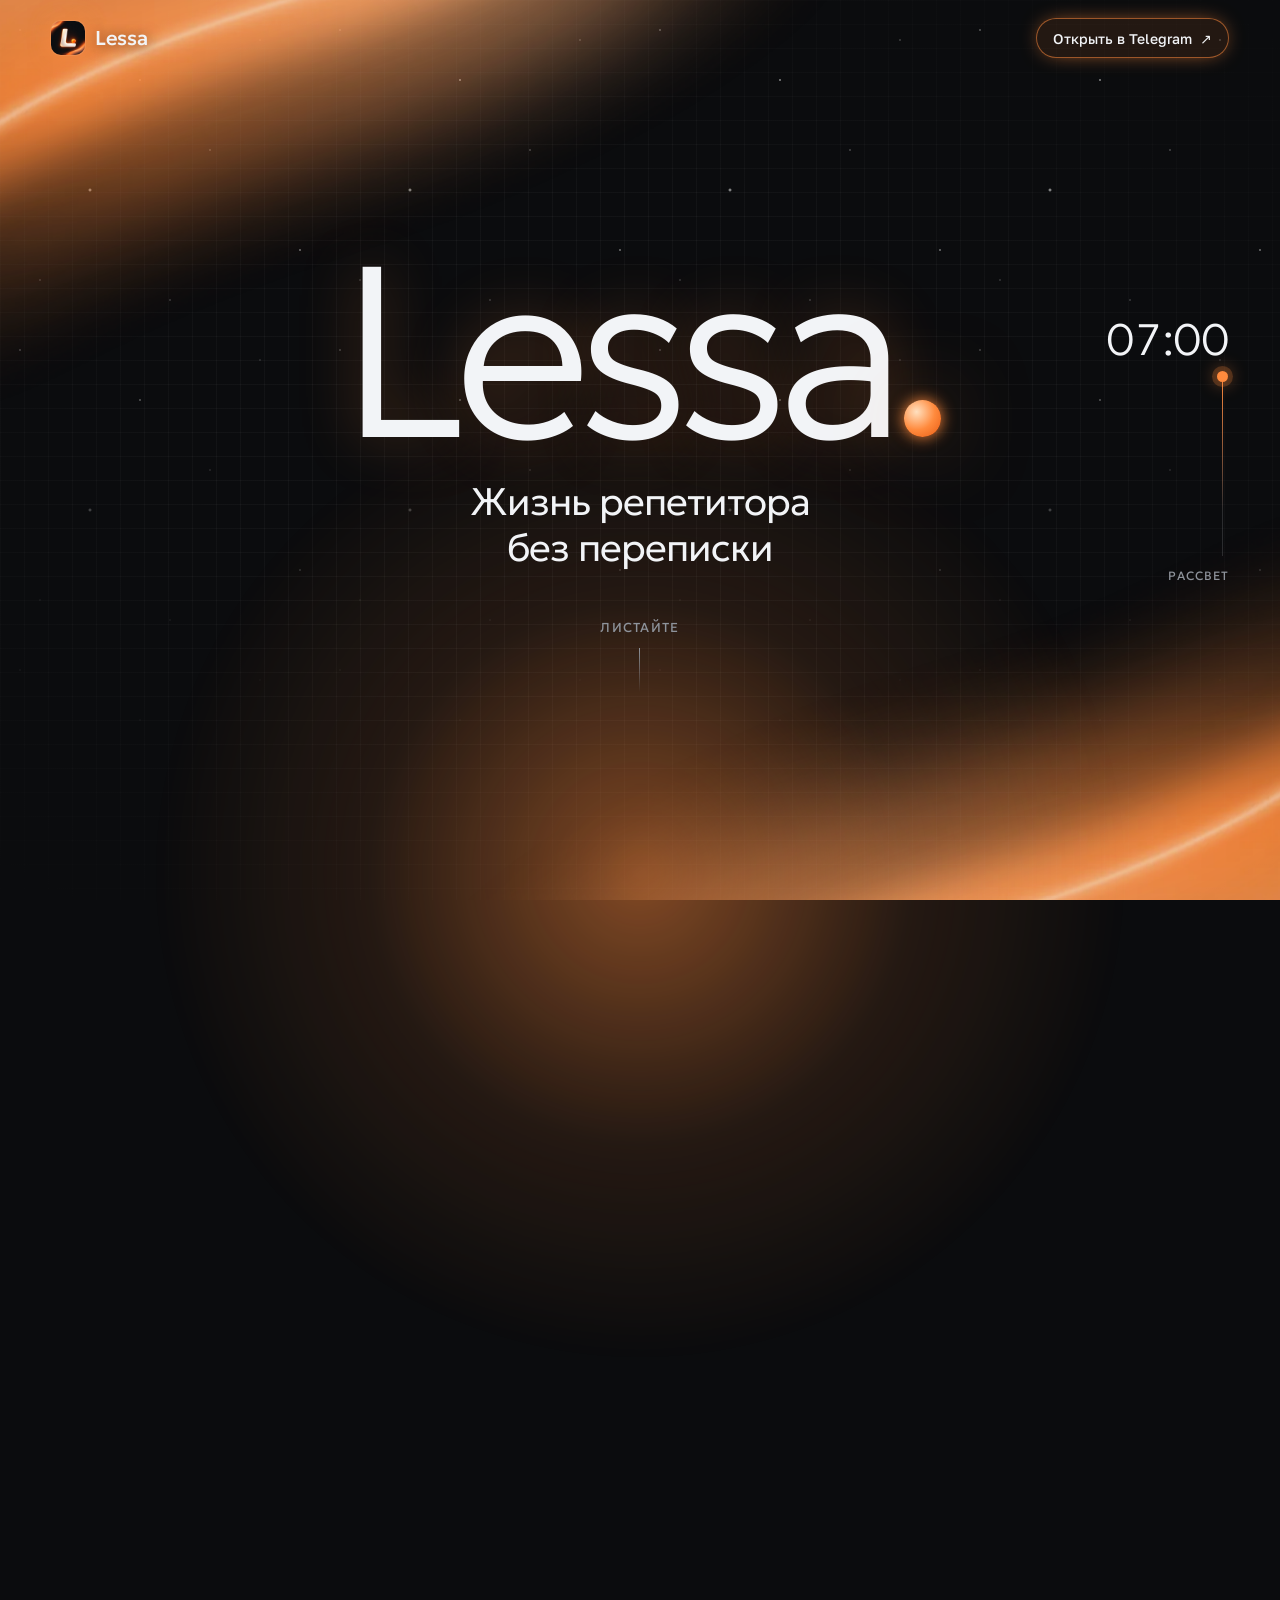
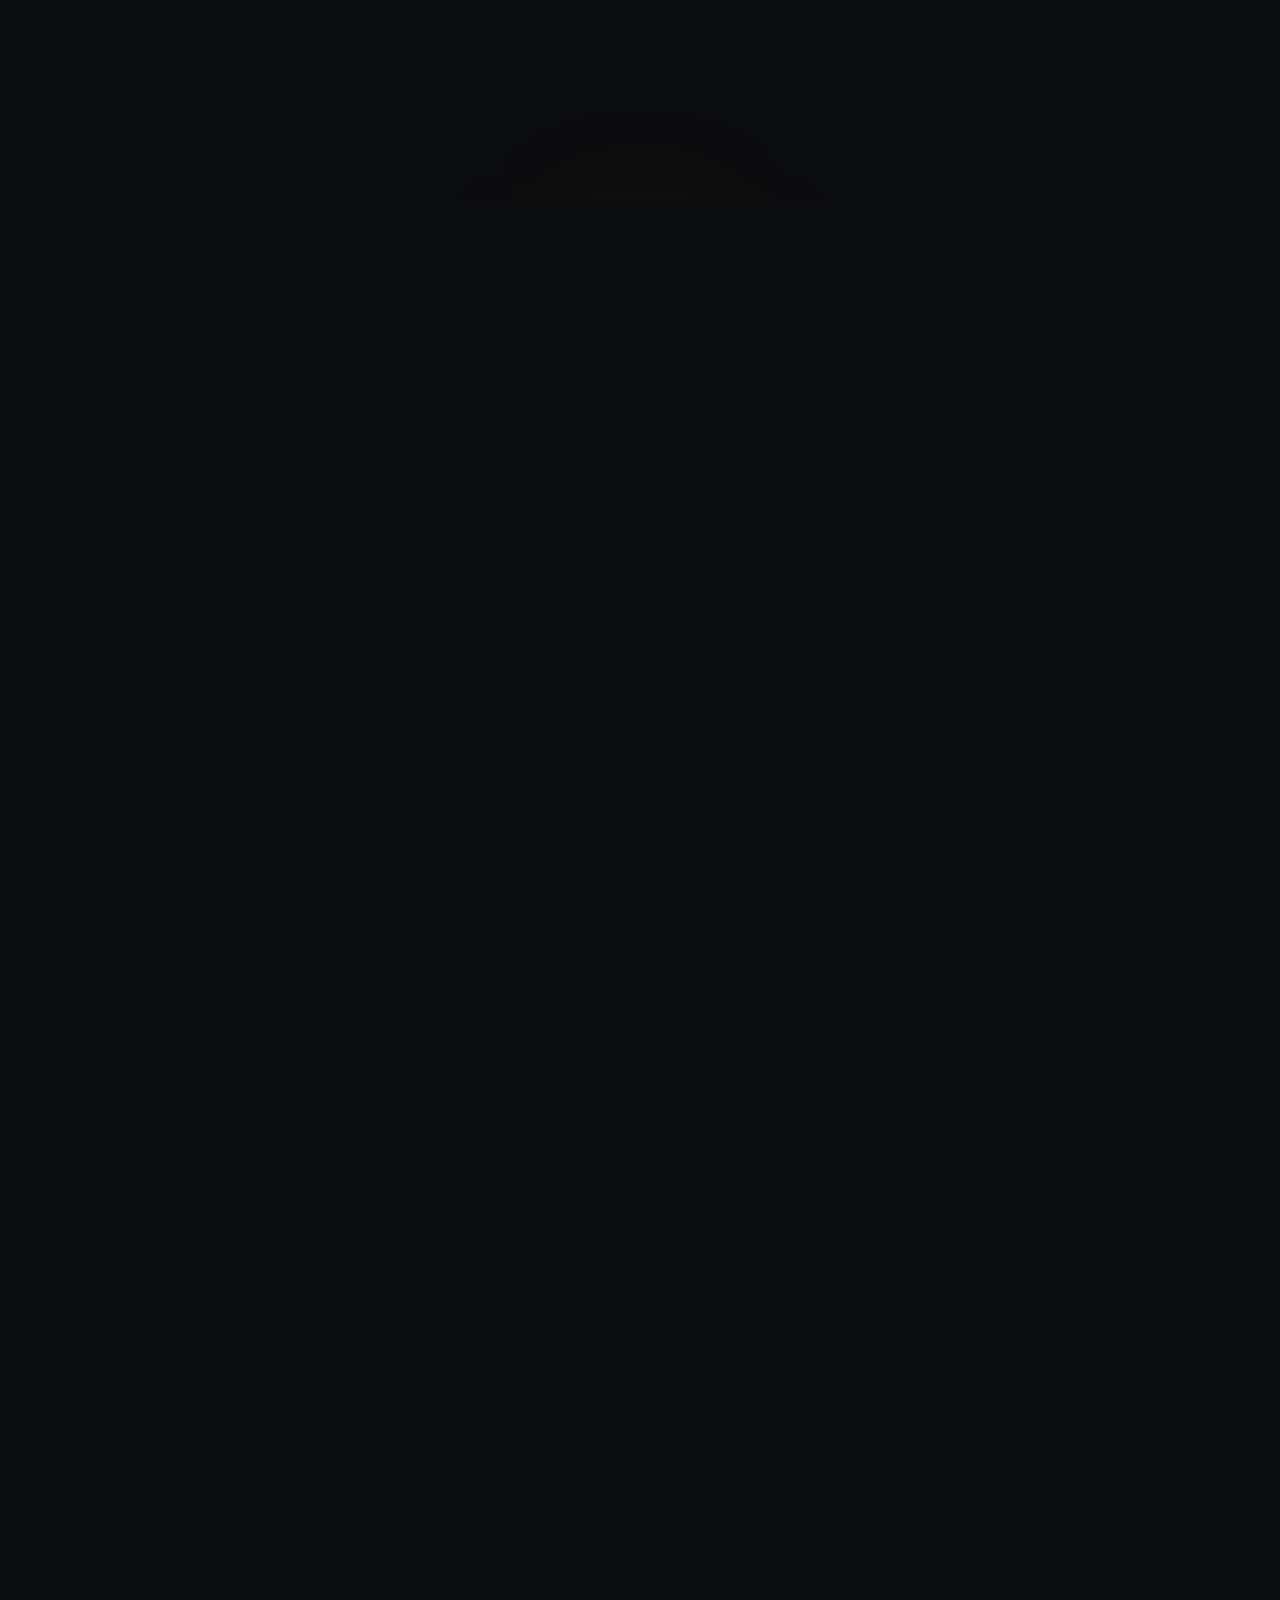
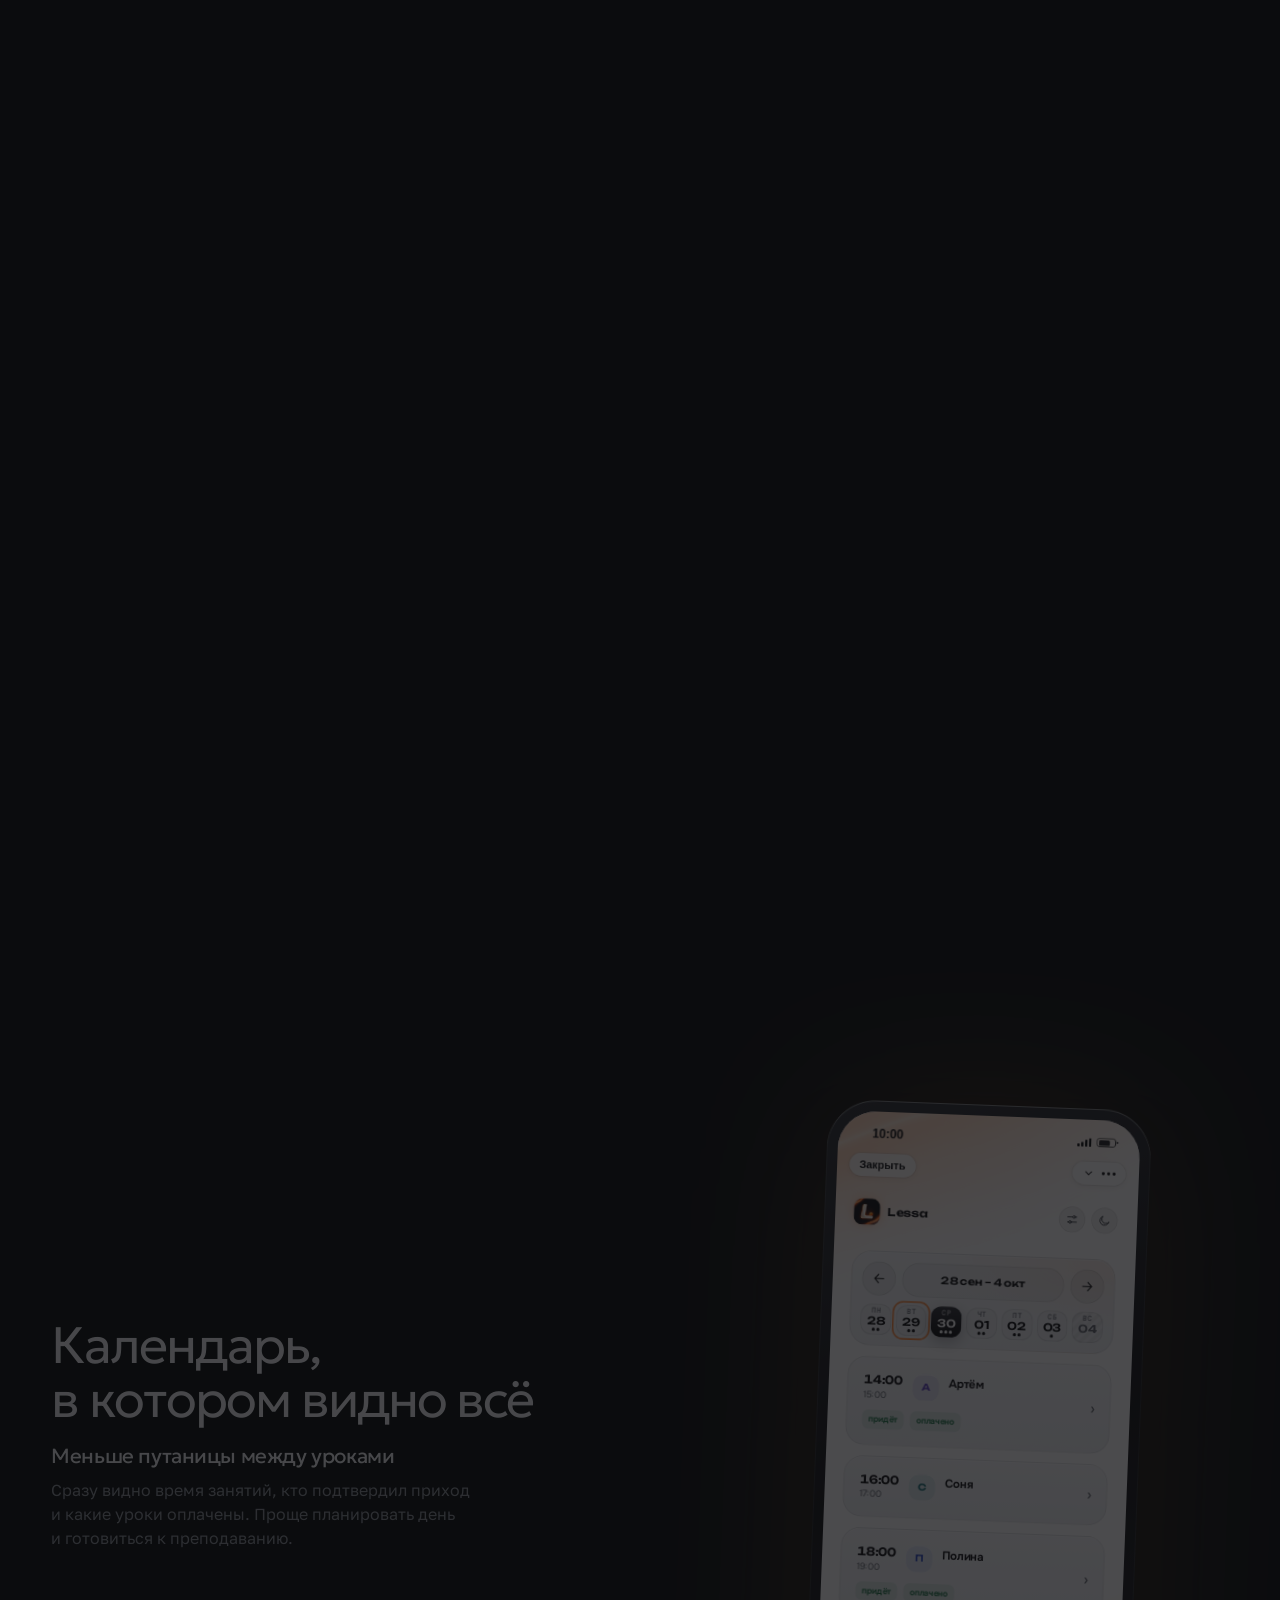
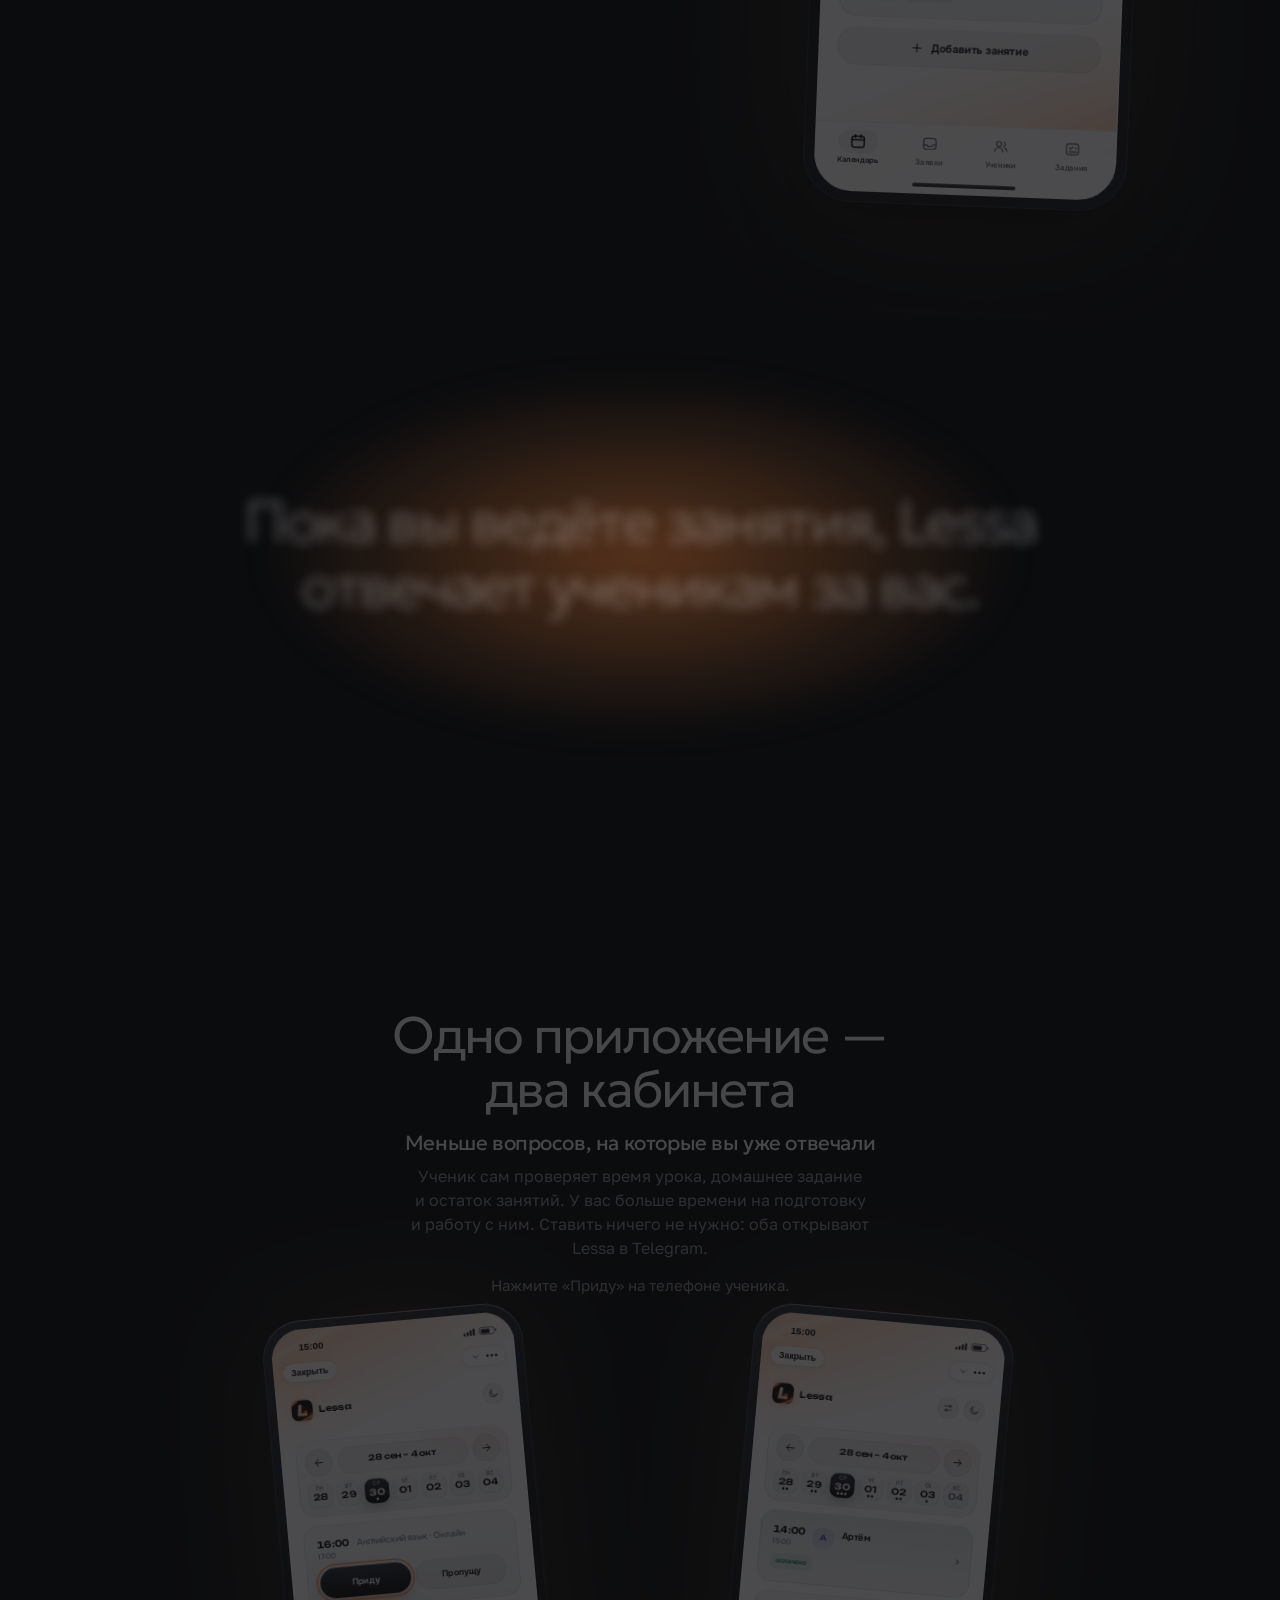
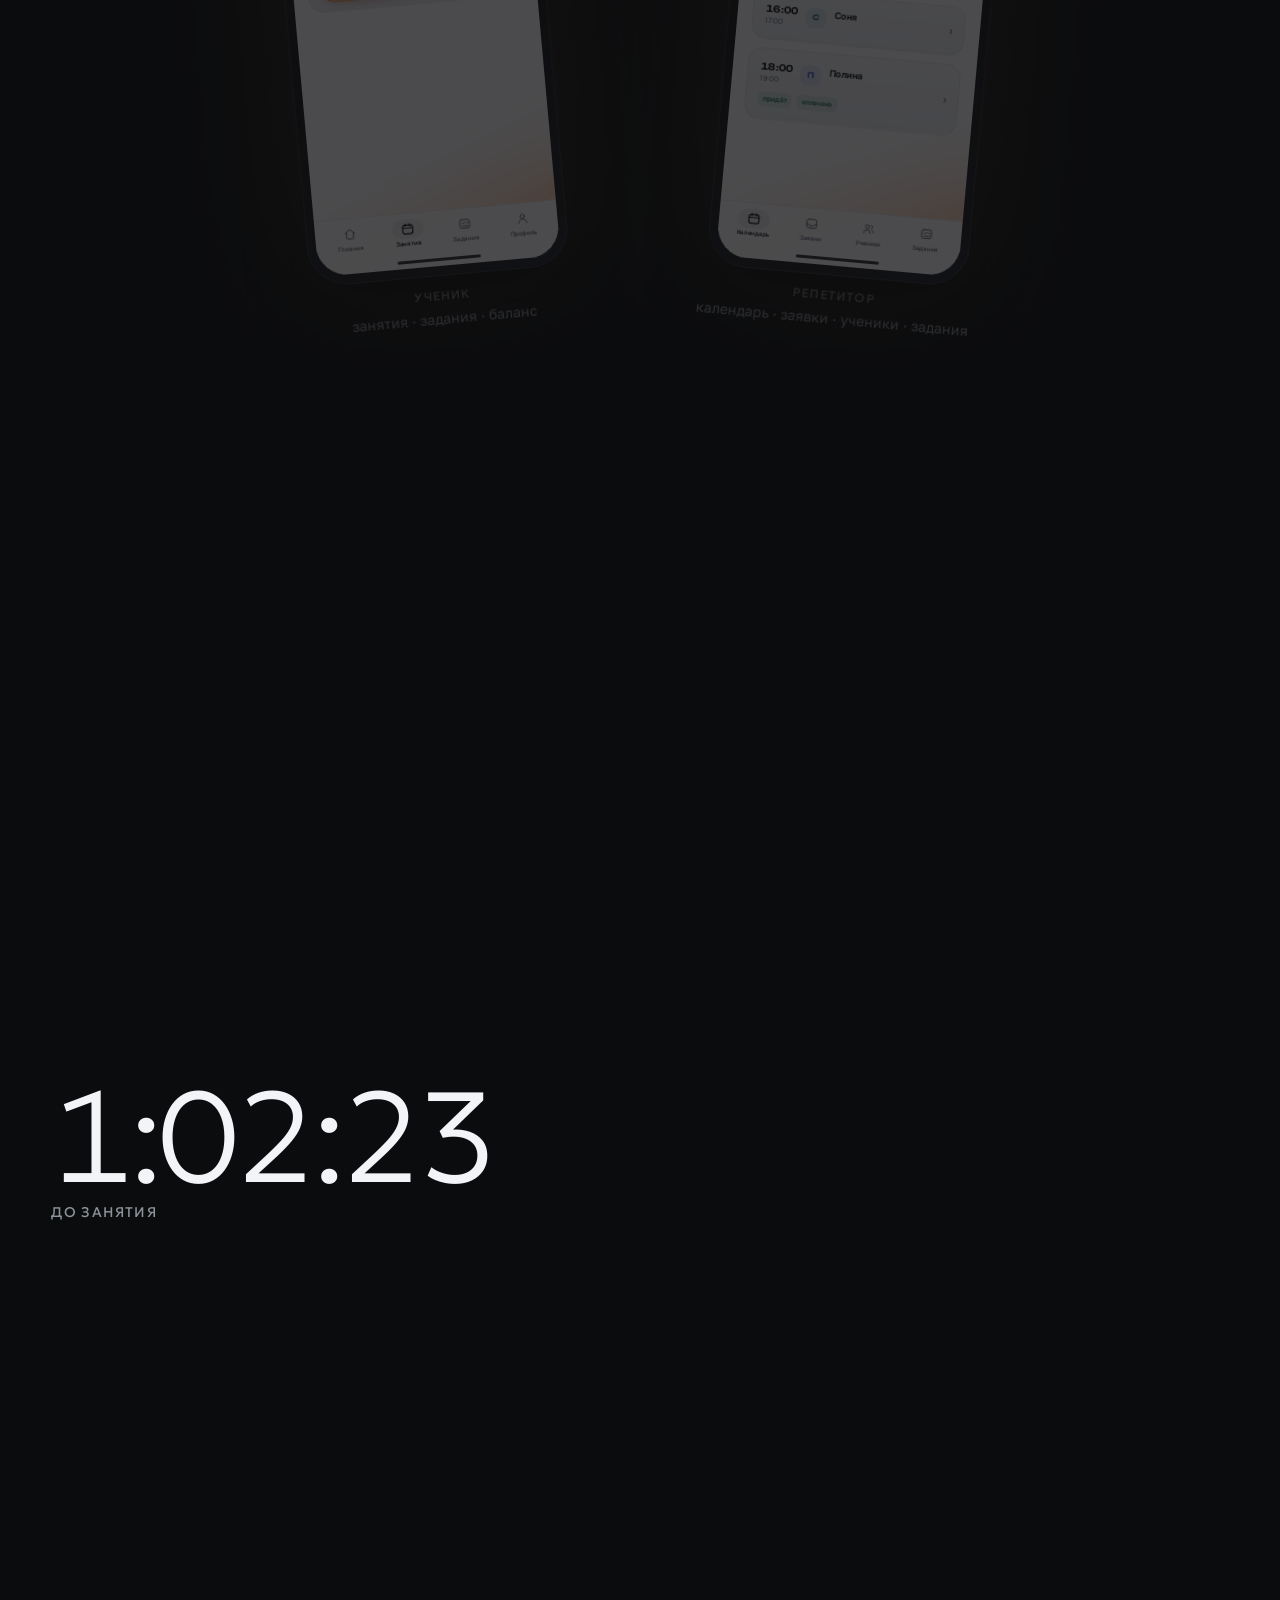
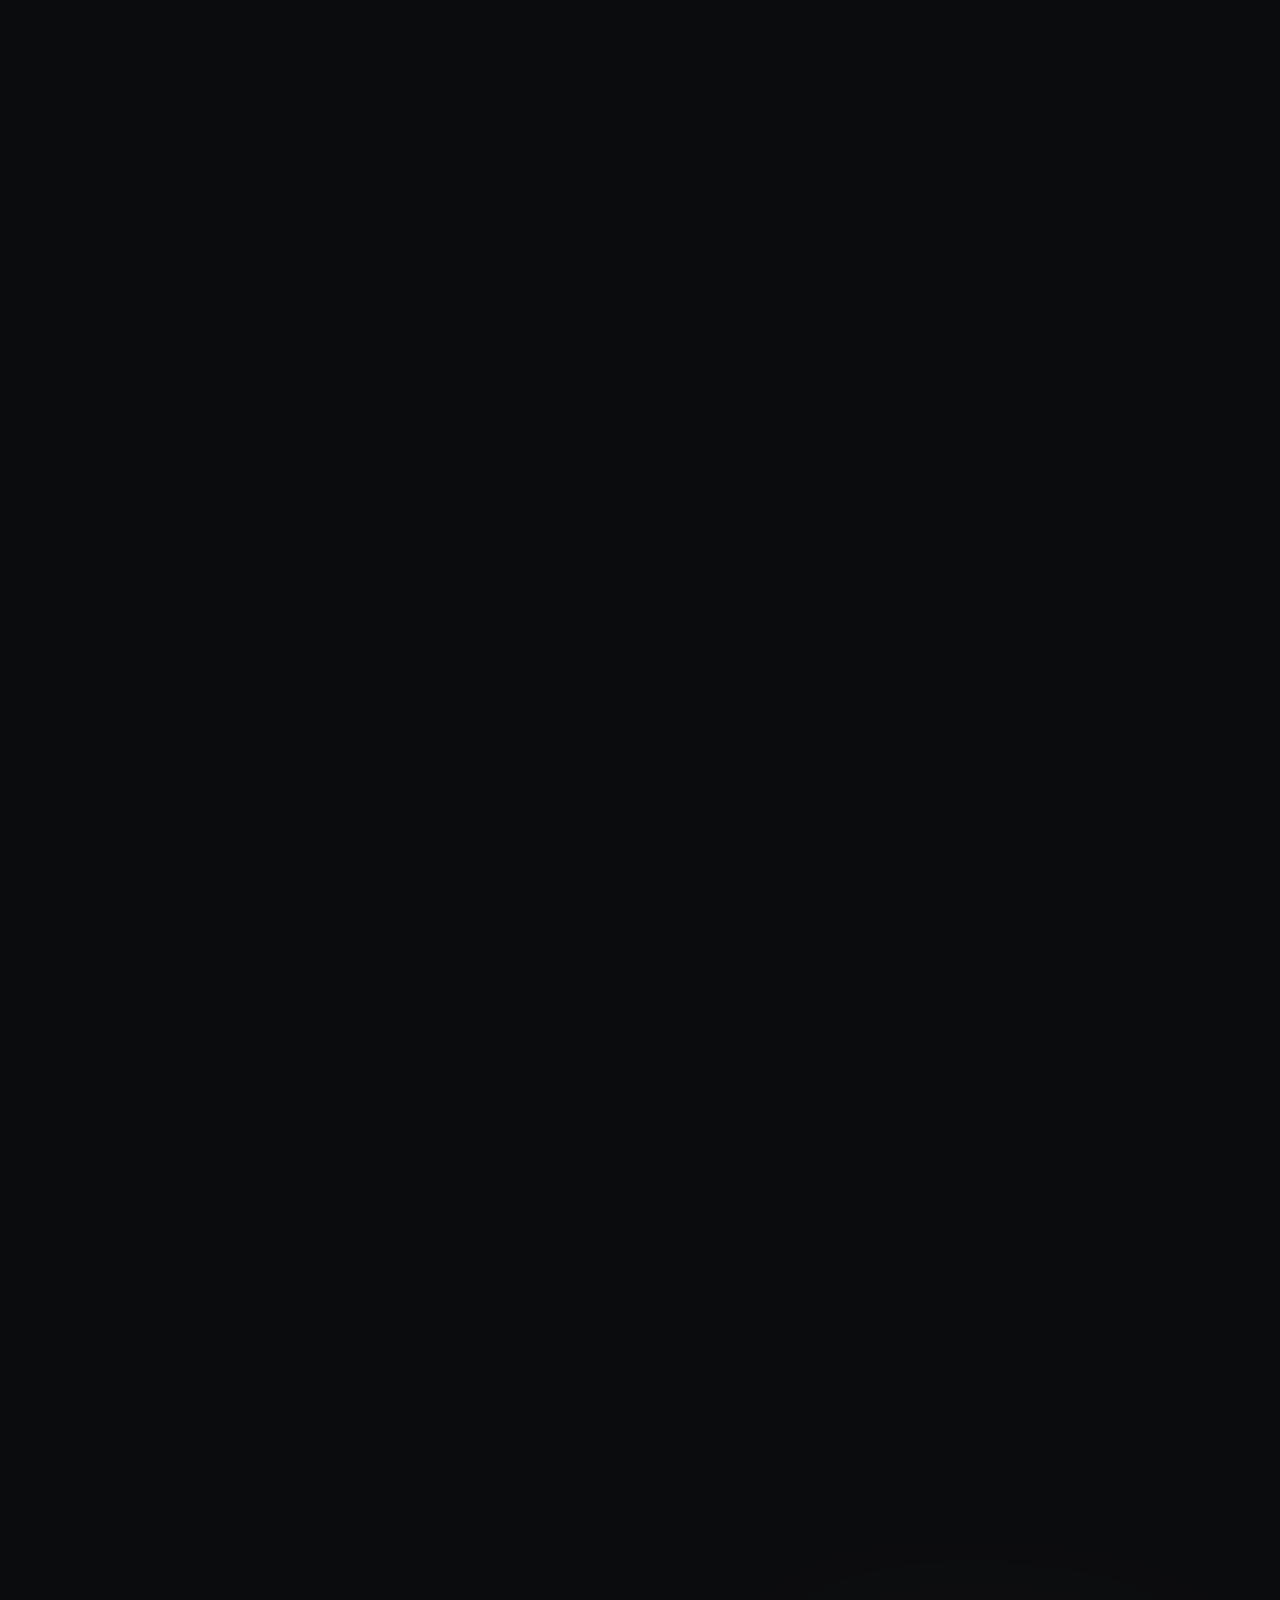
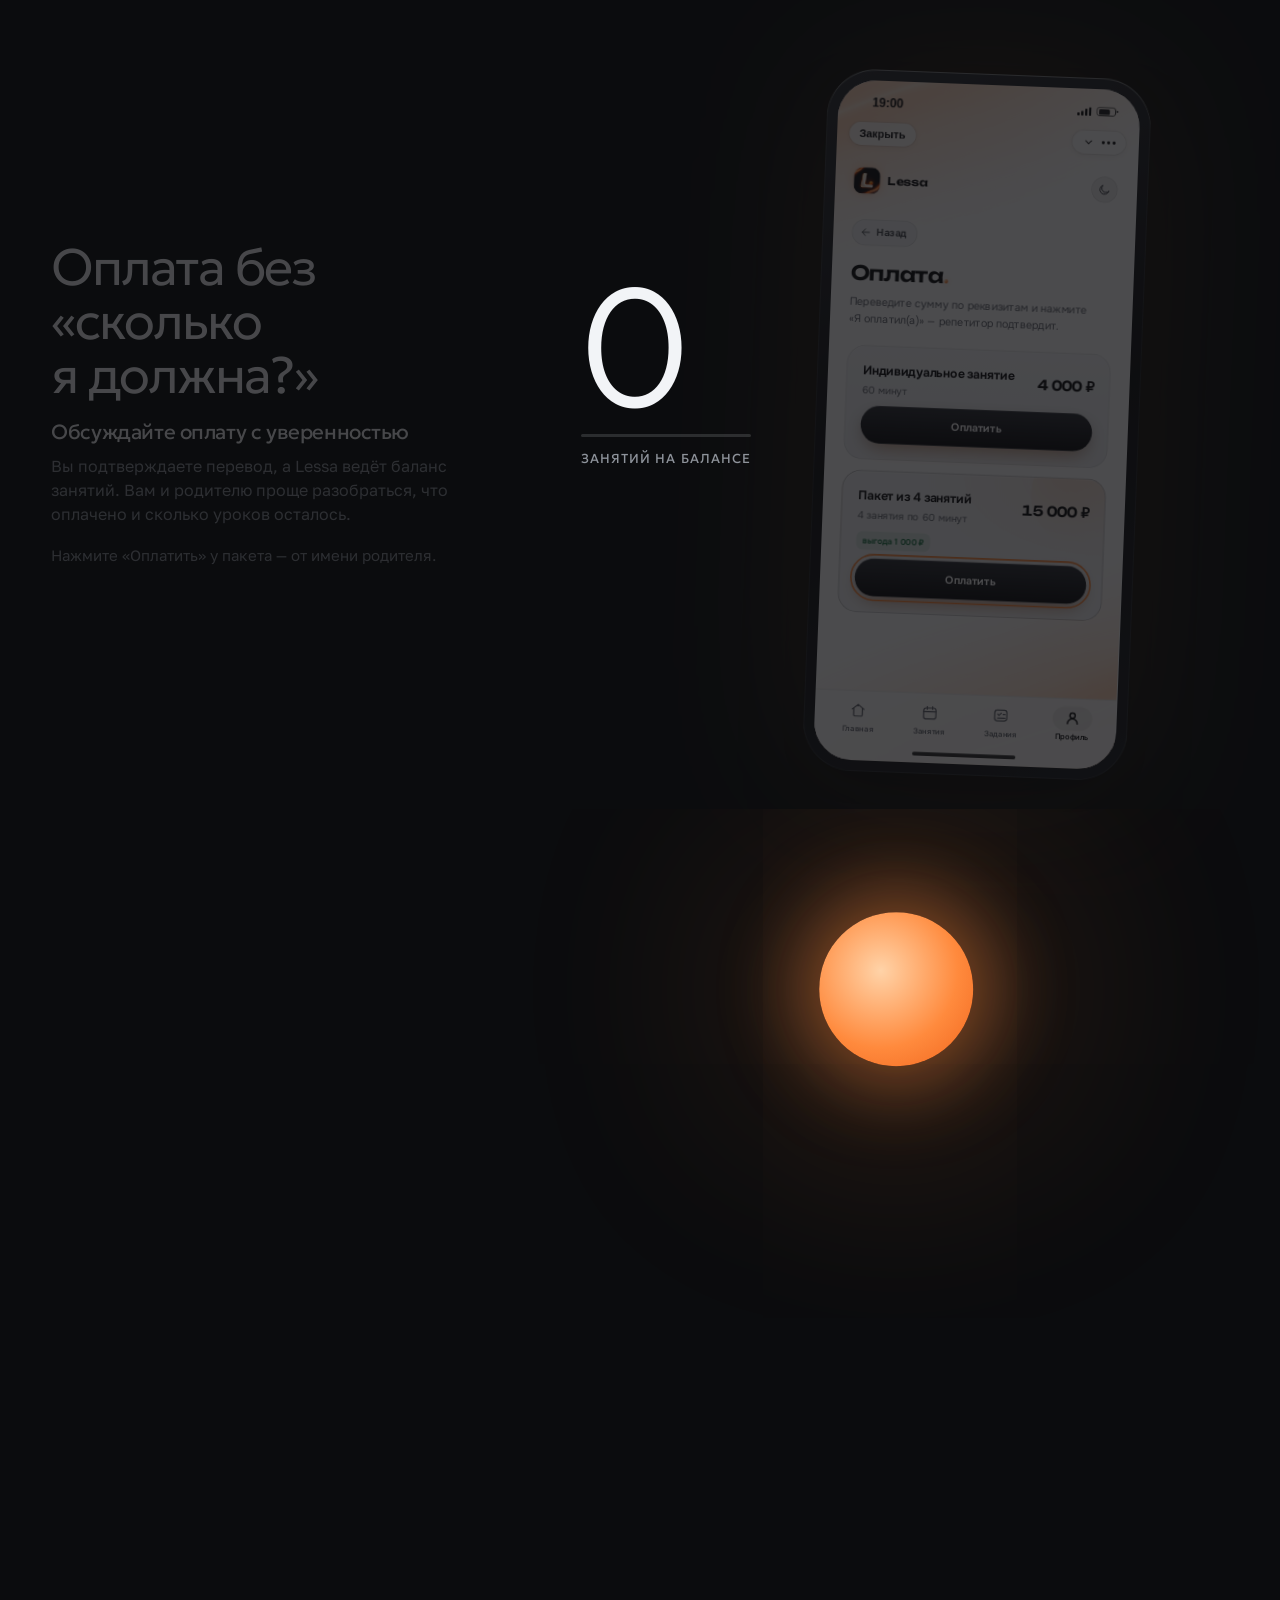
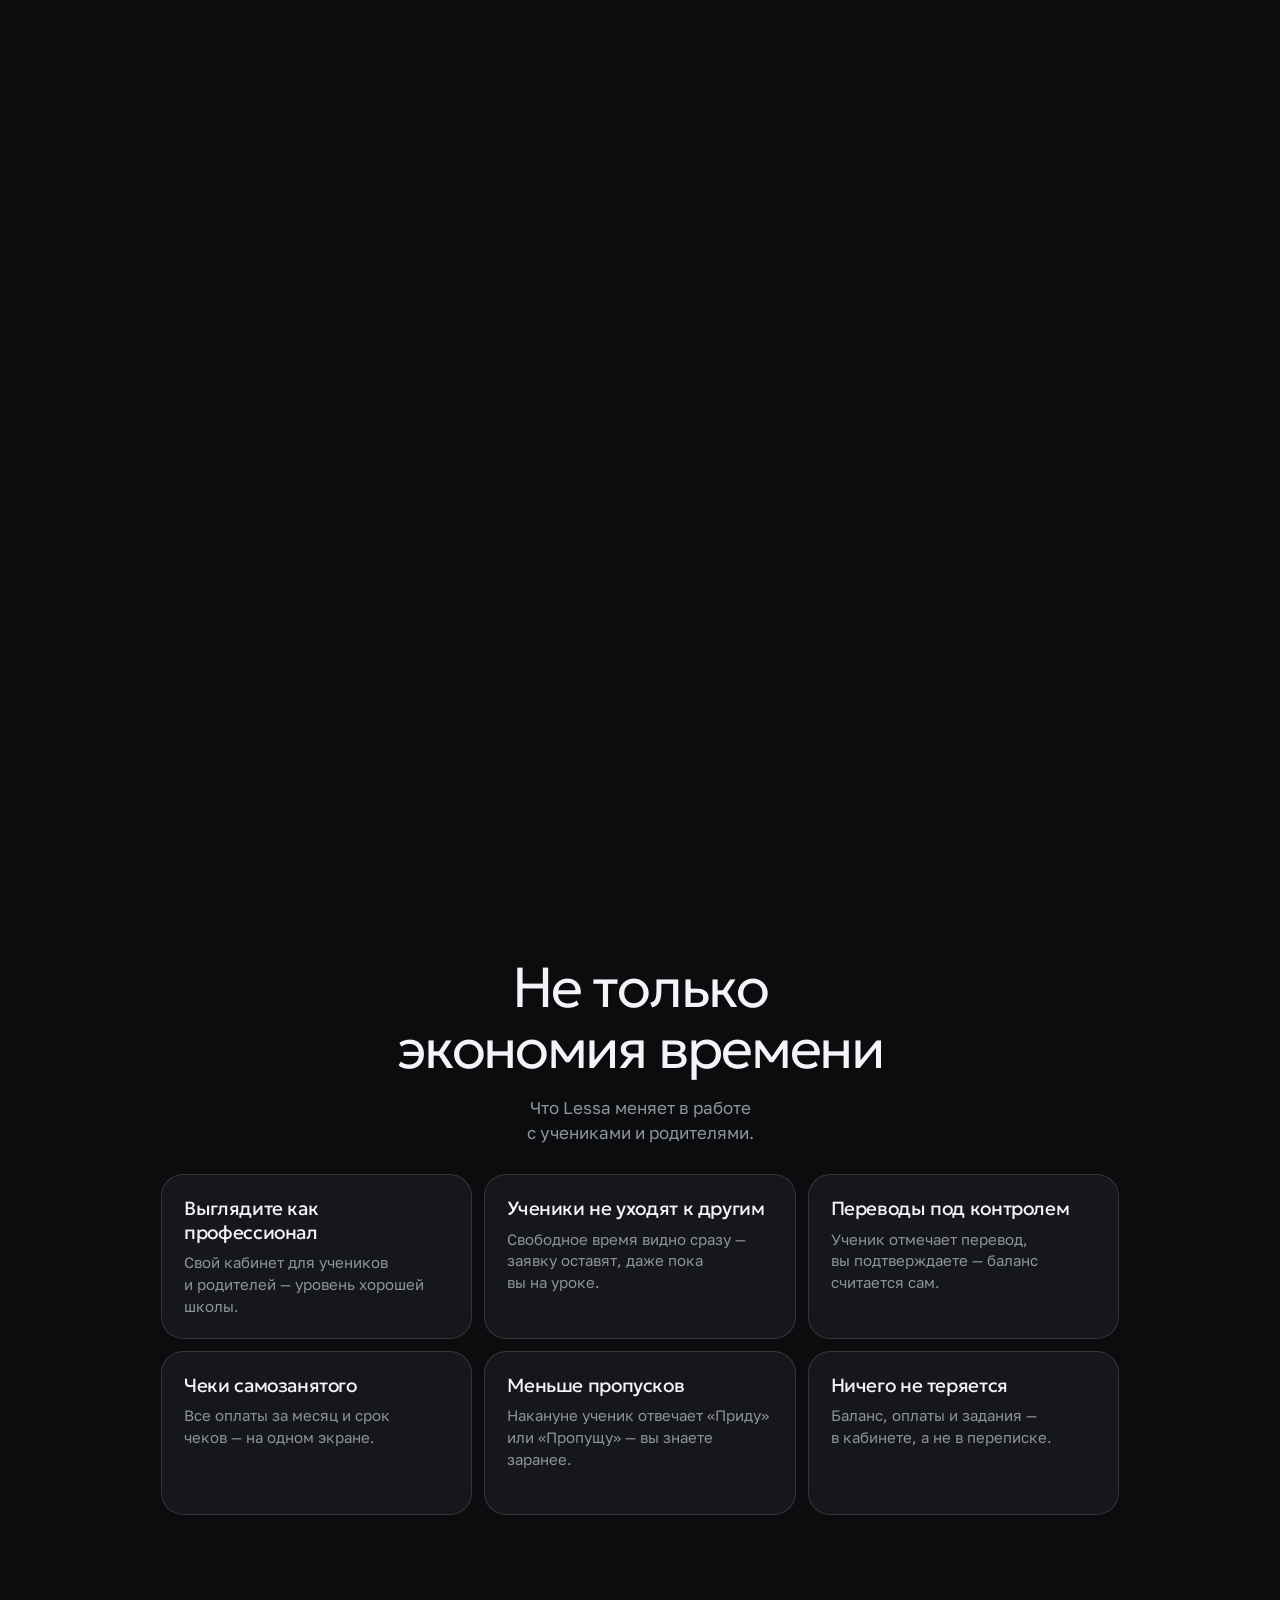
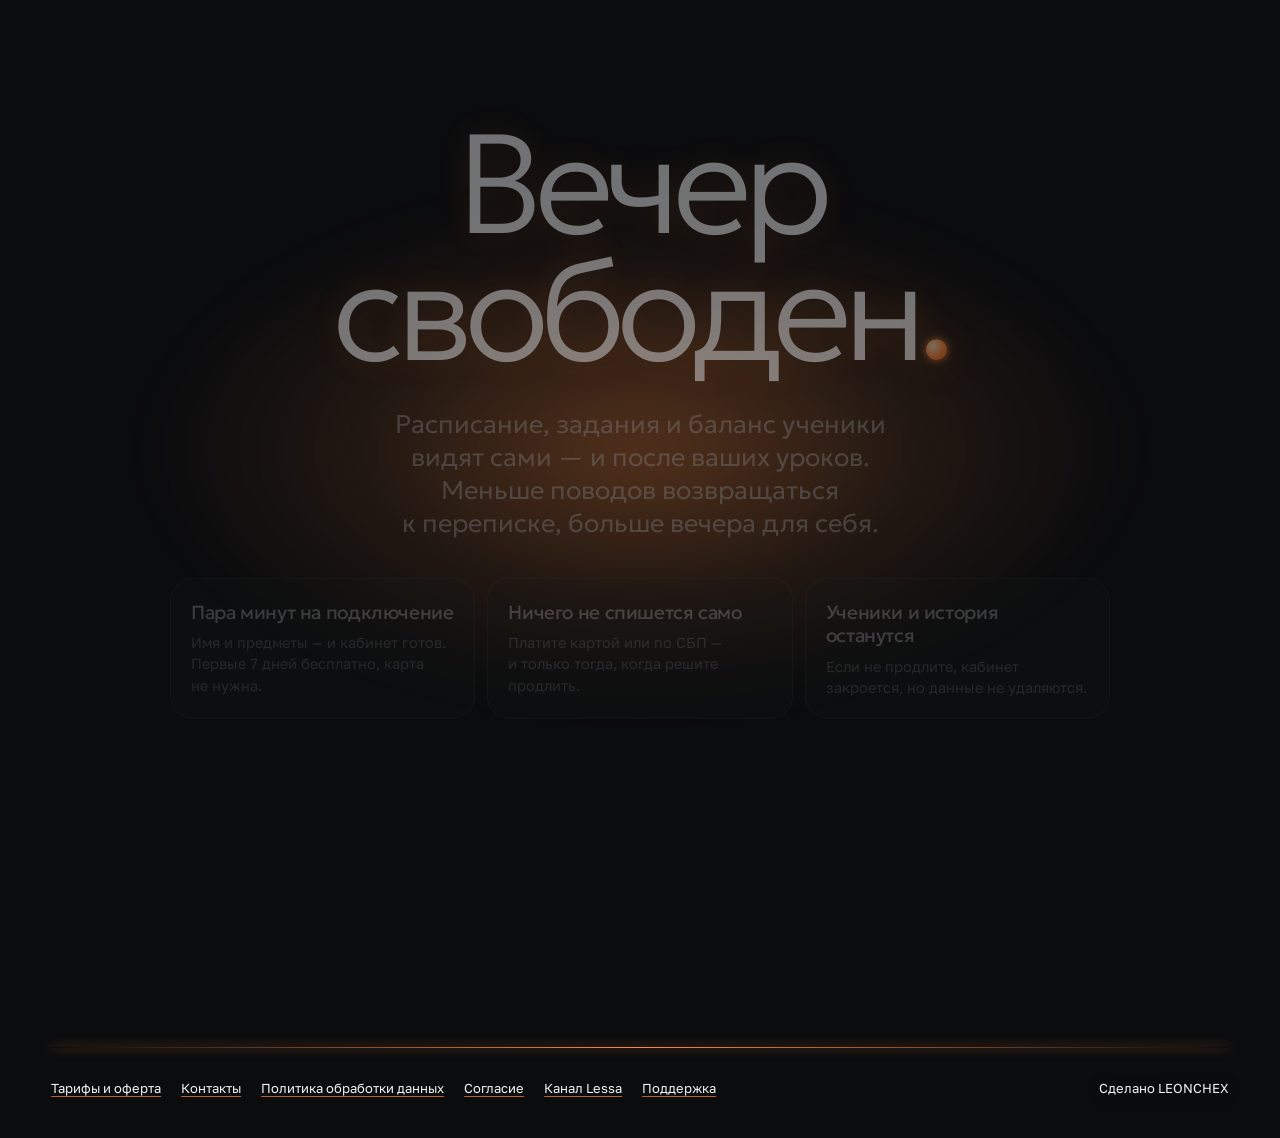
<file: index.html>
<!doctype html>
<html lang="ru">
<head>
<meta charset="utf-8">
<meta name="viewport" content="width=device-width, initial-scale=1">
<title>Lessa — кабинет репетитора в Telegram</title>
<meta name="description" content="Расписание, напоминания ученикам, учёт оплат и задания — в одном приложении в Telegram. Первые 7 дней бесплатно.">
<meta name="theme-color" content="#0b0c0e">
<meta property="og:type" content="website">
<meta property="og:locale" content="ru_RU">
<meta property="og:title" content="Lessa — кабинет репетитора в Telegram">
<meta property="og:description" content="Расписание, напоминания ученикам, учёт оплат и задания — в одном приложении в Telegram.">
<meta property="og:site_name" content="Lessa">
<meta property="og:url" content="https://getlessa.ru/">
<meta property="og:image" content="https://getlessa.ru/og.png">
<meta property="og:image:width" content="1200">
<meta property="og:image:height" content="630">
<meta property="og:image:alt" content="Lessa — жизнь репетитора без переписки">
<meta name="twitter:card" content="summary_large_image">
<meta name="twitter:image" content="https://getlessa.ru/og.png">
<link rel="preload" href="fonts/geologica-latin.woff2" as="font" type="font/woff2" crossorigin>
<link rel="preload" href="fonts/geologica-cyrillic.woff2" as="font" type="font/woff2" crossorigin>
<link rel="preload" href="fonts/golos-text-latin.woff2" as="font" type="font/woff2" crossorigin>
<link rel="preload" href="fonts/golos-text-cyrillic.woff2" as="font" type="font/woff2" crossorigin>
<link rel="preload" href="aura.webp" as="image" type="image/webp">
<script>
/* Телефоны и планшеты получают спокойную версию (класс .lite): сцены не закрепляются и не
   ведутся прокруткой, экраны в телефонах меняются сами, когда блок на экране. Класс ставится
   здесь, до первой отрисовки, чтобы раскладка не перескакивала. */
if (matchMedia("(max-width: 900px), (hover: none) and (pointer: coarse)").matches) document.documentElement.classList.add("lite");
/* Страница показывается готовой: пока не загрузились шрифты первого экрана и свечение,
   она скрыта (фон уже тёмный). Иначе первую секунду текст рисовался системным шрифтом
   и скачком менялся. Дольше 1,5 с не ждём — при медленной связи покажем как есть. */
(function () {
  var root = document.documentElement;
  if (!document.fonts || !document.fonts.load || !window.Promise) return;
  root.classList.add("loading");
  var shown = false;
  var show = function () {
    if (shown) return;
    shown = true;
    root.classList.remove("loading");
    /* шрифты экранов в телефонах — сразу следом, чтобы не мигали при прокрутке */
    ['600 14px "Unbounded"', '400 15px "Onest"', '400 10px "Martian Mono"'].forEach(function (f) {
      document.fonts.load(f, "Lessa Заявки 0123").catch(function () {});
    });
  };
  /* свечение — когда картинки волн на странице не только скачаны, но и готовы к показу;
     проверку запускает строчка сразу после разметки волн, не дожидаясь скриптов анимации */
  var aura = new Promise(function (done) {
    window.lessaAuraReady = function () {
      var imgs = [].slice.call(document.querySelectorAll(".aura img"));
      Promise.all(imgs.map(function (img) { return img.decode ? img.decode().catch(function () {}) : null; })).then(done, done);
    };
  });
  Promise.all([
    document.fonts.load('200 100px "Geologica"', "Lessa"),
    document.fonts.load('300 30px "Geologica"', "Жизнь репетитора без переписки 07:00"),
    document.fonts.load('500 14px "Golos Text"', "Открыть в Telegram"),
    aura,
  ]).then(show, show);
  setTimeout(show, 1500);
})();
</script>
<link rel="icon" href="logo.png">
<link rel="apple-touch-icon" href="logo.png">
<style>
/* Layout: история одного дня репетитора. Страница сама проходит ночь → день → ночь (--sky 0 → 1 → 0),
   в центре телефон с живым интерфейсом; справа часы, которые идут вместе с прокруткой.
   Бренд Lessa: монохром + один цвет — оранжевый утреннего солнца. Тонкие Geologica и Golos
   у самой страницы; экраны в телефонах — копия настоящего приложения (Unbounded, Onest,
   Martian Mono и значения из miniapp/static/style.css). */
@property --sky { syntax: "<number>"; inherits: true; initial-value: 0; }

/* Шрифты страницы (Geologica, Golos Text) — свои файлы, без Google Fonts */
@font-face { font-family: "Geologica"; font-style: normal; font-weight: 200 700; font-display: swap; src: url(fonts/geologica-cyrillic-ext.woff2) format("woff2"); unicode-range: U+0460-052F, U+1C80-1C8A, U+20B4, U+2DE0-2DFF, U+A640-A69F, U+FE2E-FE2F; }
@font-face { font-family: "Geologica"; font-style: normal; font-weight: 200 700; font-display: swap; src: url(fonts/geologica-cyrillic.woff2) format("woff2"); unicode-range: U+0301, U+0400-045F, U+0490-0491, U+04B0-04B1, U+2116; }
@font-face { font-family: "Geologica"; font-style: normal; font-weight: 200 700; font-display: swap; src: url(fonts/geologica-latin-ext.woff2) format("woff2"); unicode-range: U+0100-02BA, U+02BD-02C5, U+02C7-02CC, U+02CE-02D7, U+02DD-02FF, U+0304, U+0308, U+0329, U+1D00-1DBF, U+1E00-1E9F, U+1EF2-1EFF, U+2020, U+20A0-20AB, U+20AD-20C0, U+2113, U+2C60-2C7F, U+A720-A7FF; }
@font-face { font-family: "Geologica"; font-style: normal; font-weight: 200 700; font-display: swap; src: url(fonts/geologica-latin.woff2) format("woff2"); unicode-range: U+0000-00FF, U+0131, U+0152-0153, U+02BB-02BC, U+02C6, U+02DA, U+02DC, U+0304, U+0308, U+0329, U+2000-206F, U+20AC, U+2122, U+2191, U+2193, U+2212, U+2215, U+FEFF, U+FFFD; }
@font-face { font-family: "Golos Text"; font-style: normal; font-weight: 400 600; font-display: swap; src: url(fonts/golos-text-cyrillic-ext.woff2) format("woff2"); unicode-range: U+0460-052F, U+1C80-1C8A, U+20B4, U+2DE0-2DFF, U+A640-A69F, U+FE2E-FE2F; }
@font-face { font-family: "Golos Text"; font-style: normal; font-weight: 400 600; font-display: swap; src: url(fonts/golos-text-cyrillic.woff2) format("woff2"); unicode-range: U+0301, U+0400-045F, U+0490-0491, U+04B0-04B1, U+2116; }
@font-face { font-family: "Golos Text"; font-style: normal; font-weight: 400 600; font-display: swap; src: url(fonts/golos-text-latin-ext.woff2) format("woff2"); unicode-range: U+0100-02BA, U+02BD-02C5, U+02C7-02CC, U+02CE-02D7, U+02DD-02FF, U+0304, U+0308, U+0329, U+1D00-1DBF, U+1E00-1E9F, U+1EF2-1EFF, U+2020, U+20A0-20AB, U+20AD-20C0, U+2113, U+2C60-2C7F, U+A720-A7FF; }
@font-face { font-family: "Golos Text"; font-style: normal; font-weight: 400 600; font-display: swap; src: url(fonts/golos-text-latin.woff2) format("woff2"); unicode-range: U+0000-00FF, U+0131, U+0152-0153, U+02BB-02BC, U+02C6, U+02DA, U+02DC, U+0304, U+0308, U+0329, U+2000-206F, U+20AC, U+2122, U+2191, U+2193, U+2212, U+2215, U+FEFF, U+FFFD; }

/* Шрифты приложения — те же файлы, что в miniapp/static/fonts */
@font-face { font-family: "Onest"; font-weight: 400 700; font-display: swap; src: url("fonts/onest-cyrillic.woff2") format("woff2"); unicode-range: U+0301, U+0400-045F, U+0490-0491, U+04B0-04B1, U+2116; }
@font-face { font-family: "Onest"; font-weight: 400 700; font-display: swap; src: url("fonts/onest-latin.woff2") format("woff2"); unicode-range: U+0000-00FF, U+0131, U+0152-0153, U+02BB-02BC, U+02C6, U+02DA, U+02DC, U+0304, U+0308, U+0329, U+2000-206F, U+20AC, U+20BD, U+2122, U+2191, U+2193, U+2212, U+2215, U+FEFF, U+FFFD; }
@font-face { font-family: "Unbounded"; font-weight: 500 700; font-display: swap; src: url("fonts/unbounded-cyrillic.woff2") format("woff2"); unicode-range: U+0301, U+0400-045F, U+0490-0491, U+04B0-04B1, U+2116; }
@font-face { font-family: "Unbounded"; font-weight: 500 700; font-display: swap; src: url("fonts/unbounded-latin.woff2") format("woff2"); unicode-range: U+0000-00FF, U+0131, U+0152-0153, U+02BB-02BC, U+02C6, U+02DA, U+02DC, U+0304, U+0308, U+0329, U+2000-206F, U+20AC, U+2122, U+2191, U+2193, U+2212, U+2215, U+FEFF, U+FFFD; }
@font-face { font-family: "Martian Mono"; font-weight: 400 500; font-display: swap; src: url("fonts/martian-mono-cyrillic.woff2") format("woff2"); unicode-range: U+0301, U+0400-045F, U+0490-0491, U+04B0-04B1, U+2116; }
@font-face { font-family: "Martian Mono"; font-weight: 400 500; font-display: swap; src: url("fonts/martian-mono-latin.woff2") format("woff2"); unicode-range: U+0000-00FF, U+0131, U+0152-0153, U+02BB-02BC, U+02C6, U+02DA, U+02DC, U+0304, U+0308, U+0329, U+2000-206F, U+20AC, U+2122, U+2191, U+2193, U+2212, U+2215, U+FEFF, U+FFFD; }

:root {
  --night: #0b0c0e;
  --day: #f4f5f7;
  --ink-night: #f2f4f7;
  --ink-day: #0b0c0e;
  --muted-night: #8e939b;
  --muted-day: #5c6169;
  --sun: #ff8a3d;
  --sun-ink: #1d0c02;

  --font-display: "Geologica", "Segoe UI", system-ui, sans-serif;
  --font-body: "Golos Text", "Segoe UI", system-ui, -apple-system, sans-serif;

  --gutter: clamp(16px, 4vw, 56px);
  --ease: cubic-bezier(0.16, 1, 0.3, 1);

  /* Небо меняется двумя путями. Фон (слои в .sky и подложка шапки) — плавно за прокруткой:
     скрипт пишет --sky прямо на эти несколько элементов. Цвета текста и карточек — один раз,
     на середине перехода (класс .day на html), с короткой анимацией. Раньше --sky на html
     менялся каждый кадр, и телефон пересчитывал стили всей страницы — прокрутка шла рывками. */
  --sky: 0;
  transition: --sky 0.4s ease;
  --bg: color-mix(in oklab, var(--day) calc(var(--sky) * 100%), var(--night));
  --fg: color-mix(in oklab, var(--ink-day) calc(var(--sky) * 100%), var(--ink-night));
  --muted: color-mix(in oklab, var(--muted-day) calc(var(--sky) * 100%), var(--muted-night));
  --line: color-mix(in oklab, rgba(11, 12, 14, 0.12) calc(var(--sky) * 100%), rgba(242, 244, 247, 0.14));
  --bubble: color-mix(in oklab, #ffffff calc(var(--sky) * 100%), #1b1d21);
  color-scheme: dark;
}
:root.day { --sky: 1; color-scheme: light; }

*, *::before, *::after { box-sizing: border-box; }
/* под всем — ночь; день — слой .sky__day поверх неё (см. .sky) */
html { background: var(--night); overflow-x: clip; scrollbar-width: none; }
html::-webkit-scrollbar { display: none; } /* полоса прокрутки скрыта: листается страница как обычно */
body {
  margin: 0; background: var(--night); color: var(--fg);
  font: 400 17px/1.5 var(--font-body);
  -webkit-font-smoothing: antialiased; overflow-x: clip;
}
html.lenis, html.lenis body { height: auto; }
/* пока грузятся шрифты первого экрана — страница скрыта, видно только тёмный фон */
html.loading body { opacity: 0; }
body { transition: opacity 0.35s ease; }
.lenis.lenis-smooth { scroll-behavior: auto !important; }
a { color: inherit; text-decoration: none; }
button { font: inherit; color: inherit; background: none; border: 0; padding: 0; cursor: pointer; }
:focus-visible { outline: 2px solid var(--sun); outline-offset: 4px; border-radius: 8px; }
[hidden] { display: none !important; }
.sr-only { position: absolute !important; width: 1px; height: 1px; overflow: hidden; clip: rect(0 0 0 0); white-space: nowrap; }

/* Небо за страницей: свой --sky (его пишет скрипт), поэтому слои меняются плавно,
   а пересчитывается только этот десяток элементов. День — светлый слой поверх ночи. */
.sky { position: fixed; inset: 0; z-index: 0; pointer-events: none; }
.sky__day { position: fixed; inset: 0; background: var(--day); opacity: var(--sky); }
/* тетрадь в клетку: проступает днём, к краям растворяется */
.paper {
  --grid: color-mix(in oklab, rgba(11, 12, 14, 0.06) calc(var(--sky) * 100%), rgba(242, 244, 247, 0.035));
  position: fixed; inset: 0; pointer-events: none; z-index: 0;
  background-image: linear-gradient(to right, var(--grid) 1px, transparent 1px), linear-gradient(to bottom, var(--grid) 1px, transparent 1px);
  background-size: 24px 24px;
  -webkit-mask-image: radial-gradient(80% 70% at 50% 50%, #000 40%, transparent 100%);
  mask-image: radial-gradient(80% 70% at 50% 50%, #000 40%, transparent 100%);
}
/* заря и закат: тёплый свет, сильнее всего посередине перехода — иначе ночь ↔ день идёт через серый */
.dawn {
  position: fixed; inset: 0; pointer-events: none; z-index: 0;
  background: radial-gradient(90% 70% at 70% 30%, color-mix(in oklab, var(--sun) 55%, #ffd9b8), transparent 70%);
  opacity: calc(var(--sky) * (1 - var(--sky)) * 4 * 0.55);
}
/* свечение как на логотипе: две оранжевые волны из углов. Ночью горят ярко,
   днём остаются тёплой дымкой по краям. Волна — готовая картинка aura.webp (размытие
   нарисовано заранее): живое размытие SVG пересчитывалось на каждом кадре прокрутки. */
.aura {
  position: fixed; inset: 0; pointer-events: none; z-index: 0; overflow: hidden;
  opacity: calc(0.95 - var(--sky) * 0.55);
}
.aura__wave { position: absolute; width: max(62vw, 560px); aspect-ratio: 10 / 7; will-change: transform; }
.aura__wave img { position: absolute; left: -30%; top: -42.857%; width: 160%; height: auto; max-width: none; display: block; }
.aura__wave--a { left: -12vw; top: -16vh; animation: aura-a 24s ease-in-out infinite alternate; }
.aura__wave--b { right: -12vw; bottom: -18vh; transform: rotate(180deg); animation: aura-b 28s ease-in-out infinite alternate; }
@keyframes aura-a { from { transform: translate(-1vw, -1vh); } to { transform: translate(2vw, 2vh) rotate(3deg); } }
@keyframes aura-b { from { transform: rotate(180deg) translate(-1vw, -1vh); } to { transform: rotate(183deg) translate(2vw, 2vh); } }
@media (max-width: 700px) {
  .aura__wave { width: 150vw; }
  .aura__wave--a { left: -41vw; top: -10vh; }
  .aura__wave--b { right: -41vw; bottom: -10vh; }
}

/* звёзды — только ночью */
.stars {
  position: fixed; inset: 0; pointer-events: none; z-index: 0;
  opacity: calc((1 - var(--sky)) * 0.9);
  background-image:
    radial-gradient(1px 1px at 20px 30px, rgba(255, 255, 255, 0.9), transparent),
    radial-gradient(1.5px 1.5px at 140px 80px, rgba(255, 255, 255, 0.8), transparent),
    radial-gradient(1px 1px at 260px 40px, rgba(255, 255, 255, 0.6), transparent),
    radial-gradient(2px 2px at 90px 190px, rgba(255, 255, 255, 0.85), transparent),
    radial-gradient(1px 1px at 210px 150px, rgba(255, 255, 255, 0.7), transparent),
    radial-gradient(1.5px 1.5px at 300px 250px, rgba(255, 255, 255, 0.75), transparent),
    radial-gradient(1px 1px at 40px 280px, rgba(255, 255, 255, 0.6), transparent),
    radial-gradient(1px 1px at 170px 300px, rgba(255, 255, 255, 0.7), transparent);
  background-size: 320px 320px;
  -webkit-mask-image: linear-gradient(#000 20%, transparent 85%);
  mask-image: linear-gradient(#000 20%, transparent 85%);
}

/* шапка */
.top {
  position: fixed; top: 0; left: 0; right: 0; z-index: 30;
  padding: calc(env(safe-area-inset-top, 0px) + 18px) var(--gutter) 18px;
  display: flex; align-items: center; justify-content: space-between; gap: 16px;
}
/* надпись лежит на светящейся волне — тень держит её читаемой */
.brand { display: inline-flex; align-items: center; gap: 10px; font: 500 20px/1 var(--font-display); letter-spacing: -0.02em; text-shadow: 0 1px 14px rgba(0, 0, 0, 0.55); }
.brand img {
  width: 34px; height: 34px; border-radius: 10px;
  box-shadow: 0 0 0 1px rgba(255, 255, 255, 0.08), 0 0 22px -2px color-mix(in oklab, var(--sun) 60%, transparent);
}
.pill-link {
  display: inline-flex; align-items: center; gap: 8px; min-height: 40px; padding: 0 16px; white-space: nowrap;
  border: 1px solid color-mix(in oklab, var(--sun) 55%, transparent); border-radius: 999px; font-size: 14px; font-weight: 500;
  background: color-mix(in oklab, var(--sun) 10%, transparent);
  box-shadow: 0 0 22px -8px var(--sun);
  transition: background-color 0.3s, color 0.3s, box-shadow 0.3s;
}
.pill-link:hover { background: var(--sun); color: var(--sun-ink); box-shadow: 0 0 30px -4px var(--sun); }
@media (max-width: 360px) { .pill-long { display: none; } }

/* часы дня */
.clock {
  position: fixed; right: var(--gutter); top: 50%; z-index: 20; transform: translateY(-50%);
  display: flex; flex-direction: column; align-items: flex-end; gap: 14px; pointer-events: none;
}
.clock__time { font: 200 44px/1 var(--font-display); letter-spacing: -0.03em; font-variant-numeric: tabular-nums; }
.clock__track { position: relative; width: 1px; height: 180px; background: linear-gradient(var(--sun), var(--line) 75%); margin-right: 6px; }
.clock__dot {
  position: absolute; left: 50%; top: 0; width: 11px; height: 11px; margin: -5.5px 0 0 -5.5px; border-radius: 50%;
  background: var(--sun); box-shadow: 0 0 0 5px color-mix(in oklab, var(--sun) 22%, transparent), 0 0 18px var(--sun);
}
.clock__part { font: 400 12px/1 var(--font-display); letter-spacing: 0.08em; text-transform: uppercase; color: var(--muted); }
@media (max-width: 900px) {
  .clock { top: calc(env(safe-area-inset-top, 0px) + 72px); transform: none; flex-direction: row; align-items: center; gap: 10px; }
  .clock__time { font-size: 22px; font-weight: 300; }
  .clock__track { display: none; }
}

main { position: relative; z-index: 1; }
.h {
  margin: 0; max-width: 16ch; font: 300 clamp(30px, 4vw, 58px)/1.06 var(--font-display);
  letter-spacing: -0.04em; text-wrap: balance;
}
.hint { margin: 0; font-size: 15px; color: var(--muted); min-height: 1.5em; }
.again { min-height: 44px; padding: 0 18px; border-radius: 99px; border: 1px solid var(--line); font-size: 14px; color: var(--muted); align-self: flex-start; }
.again:hover { color: var(--fg); border-color: var(--fg); }
/* что это даёт репетитору — стоит под заголовком сцены */
.gain { display: flex; flex-direction: column; gap: 8px; max-width: 40ch; }
.gain__title { margin: 0; font: 400 clamp(19px, 1.6vw, 23px)/1.25 var(--font-display); letter-spacing: -0.02em; color: var(--fg); text-wrap: balance; }
.gain__text { margin: 0; font: 400 16px/1.5 var(--font-body); letter-spacing: 0; color: var(--muted); text-wrap: pretty; }
@media (max-width: 900px) { .gain__text { font-size: 15px; } }

/* 07:00 */
.s0 {
  position: relative; min-height: 100svh; display: grid; place-items: center; text-align: center;
  padding: 120px var(--gutter) 80px;
}
.s0__glow {
  position: absolute; left: 50%; bottom: -52vmin; width: 110vmin; height: 110vmin; transform: translateX(-50%);
  border-radius: 50%; pointer-events: none;
  background: radial-gradient(closest-side, color-mix(in oklab, var(--sun) 55%, transparent), color-mix(in oklab, var(--sun) 12%, transparent) 55%, transparent);
  filter: blur(8px); opacity: 0.9;
}
.s0__inner { position: relative; display: flex; flex-direction: column; align-items: center; gap: 22px; }
.s0__title {
  margin: 0; font: 200 clamp(84px, 19vw, 280px)/0.86 var(--font-display); letter-spacing: -0.06em;
  text-shadow: 0 0 0.25em color-mix(in oklab, var(--sun) 30%, transparent);
}
/* оранжевый шар — точка, как в знаке Lessa */
.ball {
  display: inline-block; width: 0.15em; height: 0.15em; margin-left: 0.05em; border-radius: 50%;
  vertical-align: baseline;
  background: radial-gradient(circle at 34% 32%, #ffe0bf, var(--sun) 52%, #e85a12);
  box-shadow: 0 0 0.06em var(--sun), 0 0 0.35em color-mix(in oklab, var(--sun) 55%, transparent);
}
/* слоган — две строки, перенос задан явно */
.s0__lead { margin: 0; font: 300 clamp(24px, 3vw, 40px)/1.2 var(--font-display); letter-spacing: -0.025em; }
.s0__lead span { display: block; white-space: nowrap; }
.s0__cue { margin-top: 28px; font: 400 13px/1 var(--font-display); letter-spacing: 0.1em; text-transform: uppercase; color: var(--muted); }
.s0__cue::after { content: ""; display: block; width: 1px; height: 44px; margin: 14px auto 0; background: linear-gradient(var(--muted), transparent); }

/* закреплённые сцены: 08:00, 17:00, 21:00 */
.stage { position: relative; height: 100svh; overflow: hidden; }
.sun {
  position: absolute; left: 76%; top: 16%; width: clamp(90px, 12vw, 180px); aspect-ratio: 1; border-radius: 50%;
  transform: translate(-50%, -50%);
  background: radial-gradient(circle at 40% 38%, #ffd3a8, var(--sun) 58%, #f0641c);
  box-shadow: 0 0 80px 20px color-mix(in oklab, var(--sun) 45%, transparent), 0 0 240px 80px color-mix(in oklab, var(--sun) 18%, transparent);
}
/* Подпись стоит по центру сцены без CSS-transform: на transform у неё садится GSAP и
   запоминает его — при смене раскладки запомненное смещение сдвигало подпись. Центрируем flex-ом. */
.cap {
  position: absolute; left: var(--gutter); top: 0; bottom: 0; z-index: 3; margin: 0;
  display: flex; flex-direction: column; justify-content: center;
  max-width: 13ch; font: 300 clamp(26px, 3.2vw, 48px)/1.12 var(--font-display); letter-spacing: -0.03em; text-wrap: balance;
}
.cap--a { opacity: 0; }
.cap__note { margin: 14px 0 0; max-width: 30ch; font: 400 15px/1.45 var(--font-body); letter-spacing: 0; color: var(--muted); text-wrap: pretty; }
.cap .gain { margin-top: 14px; gap: 6px; max-width: none; }
.cap .gain__title { font-size: 18px; }
.cap .gain__text { font-size: 15px; line-height: 1.45; }
@media (max-width: 900px) {
  .cap { top: calc(env(safe-area-inset-top, 0px) + 112px); bottom: auto; display: block; right: var(--gutter); max-width: none; font-size: clamp(22px, 6vw, 30px); }
  .cap__note { font-size: 13.5px; margin-top: 8px; max-width: 46ch; }
}
/* на низком телефоне пояснение наезжало на телефон в сцене — остаётся только заголовок */
@media (max-width: 900px) and (max-height: 720px) { .cap__note { display: none; } }

/* ---------- телефон ---------- */
.phone {
  --pw: min(24vw, 31svh, 320px);
  position: relative; width: var(--pw); aspect-ratio: 9 / 19.5; flex: none;
  padding: calc(var(--pw) * 0.035); border-radius: calc(var(--pw) * 0.15);
  background: linear-gradient(160deg, #2c2f34 0%, #0f1012 50%, #1b1d21 100%);
  box-shadow: inset 0 1px 0 rgba(255, 255, 255, 0.35), inset 0 0 0 1px rgba(255, 255, 255, 0.08),
    0 40px 80px -30px rgba(0, 0, 0, 0.55), 0 12px 30px -12px rgba(0, 0, 0, 0.35),
    0 0 calc(var(--pw) * 0.45) calc(var(--pw) * -0.06) color-mix(in oklab, var(--sun) 26%, transparent);
}
.stage .phone { position: absolute; left: 50%; top: 50%; margin: calc(var(--pw) * -1.083) 0 0 calc(var(--pw) * -0.5); z-index: 2; }
@media (max-width: 900px) {
  .stage .phone { --pw: min(56vw, 30svh); top: 60%; }
}

/* Экран телефона — настоящий интерфейс Lessa в его собственных темах. Он свёрстан
   в «настоящих» пикселях телефона шириной 390 и уменьшен целиком (--k ставит скрипт):
   так размеры, шрифты и отступы — те же числа, что в miniapp/static/style.css. */
.screen {
  --bg: #ffffff; --surface: #f3f4f6; --sheet: #ffffff; --ink: #0b0c0e; --chrome: #3a3e45; --muted: #62666f;
  --line: rgba(11, 12, 14, 0.1); --line-strong: rgba(11, 12, 14, 0.24); --focus: rgba(11, 12, 14, 0.5); --on-accent: #ffffff;
  --soft: rgba(11, 12, 14, 0.06); --fill-1: rgba(11, 12, 14, 0.025); --fill-2: rgba(11, 12, 14, 0.04); --fill-3: rgba(11, 12, 14, 0.07); --fill-4: rgba(11, 12, 14, 0.14);
  --hi: rgba(255, 255, 255, 0.9);
  --ok: #1c7446; --ok-soft: rgba(28, 116, 70, 0.1); --ok-edge: rgba(28, 116, 70, 0.22);
  --warn: #8a5a00; --warn-soft: rgba(214, 150, 20, 0.14); --warn-edge: rgba(180, 120, 0, 0.26);
  --danger: #b3261e; --danger-soft: rgba(179, 38, 30, 0.08); --danger-edge: rgba(179, 38, 30, 0.22);
  --violet: #5a3fc0; --violet-soft: rgba(90, 63, 192, 0.1); --muted-soft: rgba(11, 12, 14, 0.05);
  --sun: #f2711c; --sun-glow: 0 0 8px rgba(242, 113, 28, 0.35); --sun-bar: linear-gradient(180deg, #ffa766, #f2711c);
  --sun-spot: rgba(242, 113, 28, 0.1); --sun-shadow: 0 12px 26px -12px rgba(242, 113, 28, 0.5);
  --logo-glow: 0 0 14px -3px rgba(242, 113, 28, 0.45);
  --sun-ball: radial-gradient(circle at 34% 32%, #ffe0bf, #ff8a3d 52%, #e85a12);
  --aura-opacity: 0.36; --on-glow: 0 1px 10px rgba(255, 255, 255, 0.6);
  --av0-bg: rgba(53, 91, 222, 0.1); --av0-fg: #2f4fc4;
  --av1-bg: rgba(28, 116, 70, 0.1); --av1-fg: #1c7446;
  --av2-bg: rgba(214, 150, 20, 0.15); --av2-fg: #7d5200;
  --av3-bg: rgba(90, 63, 192, 0.1); --av3-fg: #5a3fc0;
  --av4-bg: rgba(20, 130, 140, 0.1); --av4-fg: #11686f;
  --chrome-grad: linear-gradient(180deg, #2c2f35 0%, #0b0c0e 100%);
  --card-grad: linear-gradient(180deg, #f6f7f9 0%, #eef0f3 100%);
  --edge: inset 0 1px 0 rgba(255, 255, 255, 0.9);
  --btn-shadow: inset 0 1px 0 rgba(255, 255, 255, 0.16), 0 6px 18px rgba(11, 12, 14, 0.18);
  --glow-sm: 0 4px 14px rgba(11, 12, 14, 0.18); --glow-day: 0 6px 18px rgba(11, 12, 14, 0.25);
  --glow-dot: 0 0 0 transparent; --glow-faint: 0 0 0 transparent; --icon-glow: none; --text-glow: none;
  --top-light: radial-gradient(70% 100% at 50% -20%, rgba(11, 12, 14, 0.05), transparent 62%);
  --tabbar-bg: rgba(255, 255, 255, 0.9); --backdrop: rgba(11, 12, 14, 0.35);
  --sheet-shadow: 0 -20px 60px rgba(11, 12, 14, 0.14); --toast-shadow: 0 10px 30px rgba(11, 12, 14, 0.25);
  --push-bg: rgba(246, 246, 248, 0.94); --tg-pill: rgba(255, 255, 255, 0.78);
  --font-body: "Onest", -apple-system, BlinkMacSystemFont, "Segoe UI", Roboto, sans-serif;
  --font-display: "Unbounded", "Onest", -apple-system, "Segoe UI", sans-serif;
  --font-mono: "Martian Mono", ui-monospace, "SFMono-Regular", Consolas, monospace;
  --font-ios: -apple-system, "SF Pro Text", "Segoe UI", Roboto, sans-serif;

  position: relative; width: 100%; height: 100%; overflow: hidden;
  border-radius: calc(var(--pw) * 0.118); background: var(--bg); color: var(--ink);
}
.screen[data-theme="dark"] {
  --bg: #0b0c0e; --surface: #151719; --sheet: #111215; --ink: #f2f4f7; --chrome: #c4c8cf; --muted: #9096a0;
  --line: rgba(236, 240, 247, 0.1); --line-strong: rgba(236, 240, 247, 0.26); --focus: rgba(255, 255, 255, 0.5); --on-accent: #0b0c0e;
  --soft: rgba(255, 255, 255, 0.07); --fill-1: rgba(255, 255, 255, 0.03); --fill-2: rgba(255, 255, 255, 0.05); --fill-3: rgba(255, 255, 255, 0.08); --fill-4: rgba(255, 255, 255, 0.14);
  --hi: rgba(255, 255, 255, 0.08);
  --ok: #7ed3a0; --ok-soft: rgba(126, 211, 160, 0.12); --ok-edge: rgba(126, 211, 160, 0.2);
  --warn: #f0c46c; --warn-soft: rgba(240, 196, 108, 0.12); --warn-edge: rgba(240, 196, 108, 0.22);
  --danger: #ff8f80; --danger-soft: rgba(255, 143, 128, 0.12); --danger-edge: rgba(255, 143, 128, 0.22);
  --violet: #cbbdfc; --violet-soft: rgba(195, 181, 251, 0.12); --muted-soft: rgba(255, 255, 255, 0.06);
  --sun: #ff8a3d; --sun-glow: 0 0 10px rgba(255, 138, 61, 0.6); --sun-bar: linear-gradient(180deg, #ffc08f, #ff8a3d 60%, #f0641c);
  --sun-spot: rgba(255, 138, 61, 0.16); --sun-shadow: 0 12px 30px -12px rgba(255, 138, 61, 0.6);
  --logo-glow: 0 0 18px -2px rgba(255, 138, 61, 0.6);
  --aura-opacity: 0.62; --on-glow: 0 1px 12px rgba(0, 0, 0, 0.5);
  --av0-bg: rgba(140, 170, 255, 0.14); --av0-fg: #c0cfff;
  --av1-bg: rgba(126, 211, 160, 0.14); --av1-fg: #ade6c4;
  --av2-bg: rgba(240, 196, 108, 0.14); --av2-fg: #f4d596;
  --av3-bg: rgba(195, 181, 251, 0.14); --av3-fg: #d8cefd;
  --av4-bg: rgba(110, 210, 215, 0.14); --av4-fg: #a9e5e8;
  --chrome-grad: linear-gradient(180deg, #ffffff 0%, #c4c8cf 100%);
  --card-grad: linear-gradient(180deg, #17191c 0%, #0f1113 100%);
  --edge: inset 0 1px 0 rgba(255, 255, 255, 0.08);
  --btn-shadow: inset 0 1px 0 #ffffff, 0 8px 28px rgba(255, 255, 255, 0.08);
  --glow-sm: 0 0 16px rgba(255, 255, 255, 0.18); --glow-day: 0 0 22px rgba(255, 255, 255, 0.3);
  --glow-dot: 0 0 6px rgba(255, 255, 255, 0.7); --glow-faint: 0 0 18px rgba(255, 255, 255, 0.08);
  --icon-glow: drop-shadow(0 0 6px rgba(255, 255, 255, 0.55)); --text-glow: 0 0 28px rgba(255, 255, 255, 0.25);
  --top-light: radial-gradient(70% 100% at 50% -20%, rgba(255, 255, 255, 0.09), transparent 62%), radial-gradient(50% 80% at 100% 0%, rgba(255, 255, 255, 0.04), transparent 60%);
  --tabbar-bg: rgba(11, 12, 14, 0.9); --backdrop: rgba(0, 0, 0, 0.62);
  --sheet-shadow: inset 0 1px 0 rgba(255, 255, 255, 0.12), 0 -20px 60px rgba(0, 0, 0, 0.6);
  --toast-shadow: 0 10px 40px rgba(0, 0, 0, 0.6), 0 0 30px rgba(255, 255, 255, 0.12);
  --push-bg: rgba(40, 41, 45, 0.94); --tg-pill: rgba(36, 37, 41, 0.78);
}
.app {
  position: absolute; left: 0; top: 0; width: 390px; height: calc(100% / var(--k, 0.7));
  transform: scale(var(--k, 0.7)); transform-origin: 0 0;
  isolation: isolate; overflow: hidden; text-align: left;
  background: var(--bg); color: var(--ink); font: 15px/1.5 var(--font-body);
  overflow-wrap: anywhere; -webkit-font-smoothing: antialiased;
  transition: background-color 0.6s, color 0.6s;
}
.app h1, .app h2, .app h3, .app p { margin: 0; }
/* волны света из углов, как в приложении (там те же картинки в SVG) */
.app::before {
  content: ""; position: absolute; inset: 0; z-index: -1; pointer-events: none;
  background: url("aura.webp") left -351px top -294px / 936px auto no-repeat, var(--top-light);
  opacity: var(--aura-opacity);
}
.app::after {
  content: ""; position: absolute; right: -335px; bottom: -260px; width: 936px; aspect-ratio: 16 / 13; z-index: -1; pointer-events: none;
  background: url("aura.webp") center / 100% 100% no-repeat; transform: rotate(180deg); opacity: var(--aura-opacity);
}
.app svg.i { flex: none; fill: none; stroke: currentColor; stroke-width: 1.7; stroke-linecap: round; stroke-linejoin: round; }
/* статус-бар телефона и кнопки Telegram над приложением во весь экран */
.app .sb {
  position: absolute; top: 0; left: 0; right: 0; z-index: 12; height: 50px; padding: 8px 30px 0 44px;
  display: flex; align-items: center; justify-content: space-between;
  font: 600 16px/1 var(--font-ios); letter-spacing: -0.01em; font-variant-numeric: tabular-nums;
}
.app .sb-r { display: flex; align-items: center; gap: 7px; }
.app .sb-sig { display: flex; align-items: flex-end; gap: 2px; height: 11px; }
.app .sb-sig i { width: 3px; border-radius: 1px; background: currentColor; }
.app .sb-sig i:nth-child(1) { height: 4px; } .app .sb-sig i:nth-child(2) { height: 6px; } .app .sb-sig i:nth-child(3) { height: 8.5px; } .app .sb-sig i:nth-child(4) { height: 11px; }
.app .sb-bat { position: relative; width: 25px; height: 12px; border-radius: 4px; border: 1.5px solid currentColor; opacity: 0.9; }
.app .sb-bat::before { content: ""; position: absolute; left: 1.5px; top: 1.5px; bottom: 1.5px; width: 62%; border-radius: 1.5px; background: currentColor; }
.app .sb-bat::after { content: ""; position: absolute; right: -4px; top: 3px; width: 2px; height: 3px; border-radius: 0 1px 1px 0; background: currentColor; }
.app .tgc { position: absolute; top: 54px; left: 16px; right: 16px; z-index: 11; display: flex; justify-content: space-between; pointer-events: none; }
.app .tgc span {
  height: 30px; padding: 0 13px; border-radius: 99px; display: inline-flex; align-items: center; gap: 9px;
  font: 600 14px/1 var(--font-ios); background: var(--tg-pill); color: var(--ink); box-shadow: 0 0 0 1px var(--line), 0 2px 10px rgba(0, 0, 0, 0.08);
}
.app .tgc b { display: inline-flex; gap: 3px; } .app .tgc b i { width: 4px; height: 4px; border-radius: 50%; background: currentColor; }
.app .home-ind { position: absolute; left: 50%; bottom: 8px; z-index: 12; width: 134px; height: 5px; margin-left: -67px; border-radius: 99px; background: var(--ink); opacity: 0.85; }

.app .app-header { position: relative; display: flex; align-items: center; justify-content: space-between; gap: 16px; height: 172px; padding: 108px 24px 20px; }
.app .brand { display: flex; align-items: center; gap: 10px; min-width: 0; font: 600 14px/1.2 var(--font-display); letter-spacing: -0.01em; text-shadow: var(--on-glow); }
.app .brand img { flex: none; width: 34px; height: 34px; border-radius: 11px; display: block; box-shadow: 0 0 0 1px var(--line), var(--logo-glow); }
.app .header-actions { flex: none; display: flex; align-items: center; gap: 8px; }
.app .header-icon { flex: none; width: 34px; height: 34px; display: grid; place-items: center; border-radius: 50%; border: 1px solid var(--line); background: var(--soft); color: var(--chrome); }
.app .view { position: relative; display: flex; flex-direction: column; gap: 14px; padding: 8px 24px 0; }

.app h1 { font: 600 26px/1.15 var(--font-display); letter-spacing: -0.03em; }
.app .page-head { margin: 5px 0 10px; }
.app .page-head p { color: var(--muted); font-size: 14px; margin-top: 12px; }
.app .page-head h1::after { content: ""; display: inline-block; width: 0.2em; height: 0.2em; margin-left: 0.07em; border-radius: 50%; background: var(--sun-ball); box-shadow: var(--sun-glow); }
.app .back-link { align-self: flex-start; display: inline-flex; align-items: center; gap: 6px; min-height: 34px; margin-bottom: 2px; padding: 5px 13px 5px 9px; border: 1px solid var(--line); border-radius: 99px; background: var(--surface); color: var(--chrome); font-size: 13px; font-weight: 600; }
.app .section-title { font: 600 18px/1.25 var(--font-display); letter-spacing: -0.02em; }
.app .card > .section-title, .app .modal-body > .section-title { position: relative; padding-left: 13px; font-size: 15px; letter-spacing: -0.01em; }
.app .card > .section-title::before, .app .modal-body > .section-title::before { content: ""; position: absolute; left: 0; top: 50%; transform: translateY(-50%); width: 3px; height: 14px; border-radius: 99px; background: var(--sun-bar); box-shadow: var(--sun-glow); }
.app .muted { color: var(--muted); font-size: 14px; }

.app .card { display: flex; flex-direction: column; gap: 11px; border: 1px solid var(--line); background: var(--card-grad); border-radius: 24px; padding: 20px; color: inherit; box-shadow: var(--edge); transition: background-color 0.3s, border-color 0.3s; }
.app .card--accent { background: radial-gradient(120% 120% at 100% 0%, var(--sun-spot), transparent 60%), var(--surface); border-color: var(--line-strong); }
.app .card--done, .app .card--yes { background: linear-gradient(180deg, var(--ok-soft), transparent 85%), var(--surface); border-color: var(--ok-edge); }
.app .card--no { background: linear-gradient(180deg, var(--danger-soft), transparent 85%), var(--surface); border-color: var(--danger-edge); }
.app .card--wait { background: linear-gradient(180deg, var(--warn-soft), transparent 85%), var(--surface); border-color: var(--warn-edge); }
.app .card--off { background: repeating-linear-gradient(135deg, var(--fill-1) 0 8px, var(--fill-2) 8px 14px), var(--surface); border: 1px dashed var(--line-strong); box-shadow: none; }
.app .card--deco { position: relative; overflow: hidden; }
.app .card--deco::after { content: ""; position: absolute; right: -40px; top: -48px; width: 136px; height: 136px; border-radius: 50%; pointer-events: none; z-index: 0; background: radial-gradient(circle at 32% 32%, var(--sun-spot), transparent 70%); }
.app .card--deco > * { position: relative; z-index: 1; }
.app .card h3 { font-size: 16px; letter-spacing: -0.01em; font-weight: 650; }
.app .card-link { position: relative; padding-right: 42px; }
.app .card-link::after { content: "›"; position: absolute; right: 18px; top: 50%; transform: translateY(-50%); color: var(--muted); font-size: 22px; line-height: 1; }

.app .item { display: flex; gap: 12px; align-items: flex-start; }
.app .item--center { align-items: center; }
.app .item-time { flex: none; min-width: 52px; font: 600 15px/1.3 var(--font-display); letter-spacing: -0.02em; font-variant-numeric: tabular-nums; }
.app .item-time span { display: block; font: 400 12px/1.5 var(--font-body); color: var(--muted); letter-spacing: 0; }
.app .item-body { flex: 1; min-width: 0; display: flex; flex-direction: column; gap: 5px; }
.app .item-title { font-size: 15px; font-weight: 650; letter-spacing: -0.01em; }
.app .avatar { flex: none; width: 44px; height: 44px; border-radius: 14px; display: grid; place-items: center; font: 600 14px/1 var(--font-display); letter-spacing: -0.02em; box-shadow: inset 0 1px 0 var(--hi); }
.app .avatar--0 { background: var(--av0-bg); color: var(--av0-fg); }
.app .avatar--1 { background: var(--av1-bg); color: var(--av1-fg); }
.app .avatar--2 { background: var(--av2-bg); color: var(--av2-fg); }
.app .avatar--3 { background: var(--av3-bg); color: var(--av3-fg); }
.app .avatar--4 { background: var(--av4-bg); color: var(--av4-fg); }
.app .item > .avatar { width: 34px; height: 34px; border-radius: 12px; font-size: 12px; }
.app .person { display: flex; align-items: center; gap: 13px; min-width: 0; }
.app .person-text { flex: 1; min-width: 0; display: flex; flex-direction: column; gap: 4px; }
.app .name-note { font-size: 12.5px; line-height: 1.35; color: var(--muted); }
.app .stamp { font: 400 10px/1.5 var(--font-mono); letter-spacing: 0.04em; color: var(--muted); opacity: 0.85; }
.app .tag-soft { flex: none; padding: 4px 9px; border-radius: 8px; border: 1px solid var(--line); background: var(--fill-1); font-size: 11px; font-weight: 650; color: var(--muted); white-space: nowrap; }
.app .day-tags { display: flex; flex-wrap: wrap; gap: 5px; }
.app .day-tags .tag-soft { background: var(--soft); border-color: transparent; color: var(--chrome); }
.app .kind { align-self: flex-start; display: inline-flex; align-items: center; gap: 6px; padding: 4px 10px 4px 8px; border-radius: 99px; font: 400 9.5px/1.3 var(--font-mono); letter-spacing: 0.06em; text-transform: uppercase; }
.app .kind--accent { background: var(--soft); color: var(--ink); }
.app .kind--ok { background: var(--ok-soft); color: var(--ok); }
.app .kind--warn { background: var(--warn-soft); color: var(--warn); }
.app .kind--violet { background: var(--violet-soft); color: var(--violet); }
.app .lead-top, .app .lead-foot { display: flex; align-items: center; justify-content: space-between; gap: 8px; min-width: 0; }
.app .lead-foot .stamp { margin-left: auto; }
.app .lesson-head { display: flex; justify-content: space-between; align-items: flex-start; gap: 10px; }
.app .hw-text { white-space: pre-line; font-size: 15px; }
.app .badges, .app .btn-row, .app .chips { display: flex; flex-wrap: wrap; gap: 8px; }
.app .badge { display: inline-block; border-radius: 8px; padding: 5px 8px; font-size: 11px; font-weight: 650; line-height: 1.3; background: var(--soft); color: var(--ink); }
.app .badge-ok { background: var(--ok-soft); color: var(--ok); }
.app .badge-warn { background: var(--warn-soft); color: var(--warn); }
.app .badge-neutral { background: var(--soft); color: var(--ink); }
.app .badge-muted { background: var(--muted-soft); color: var(--muted); }
.app .icon-box { flex: none; width: 44px; height: 44px; border-radius: 14px; display: grid; place-items: center; background: var(--soft); color: var(--ink); box-shadow: inset 0 1px 0 var(--hi); }
.app .icon-box--warn { background: var(--warn-soft); color: var(--warn); }
.app .icon-box--violet { background: var(--violet-soft); color: var(--violet); }

.app .btn {
  display: inline-flex; align-items: center; justify-content: center; gap: 10px; min-height: 49px; padding: 12px 20px;
  border: 0; border-radius: 999px; background: var(--chrome-grad); color: var(--on-accent);
  font: 650 14px/1.2 var(--font-body); text-decoration: none; box-shadow: var(--btn-shadow);
  transition: filter 0.15s, transform 0.15s, box-shadow 0.2s, opacity 0.3s;
}
.app .btn:active { transform: translateY(1px); }
.app .btn-primary { background: var(--chrome-grad); color: var(--on-accent); box-shadow: var(--btn-shadow), var(--sun-shadow); }
.app .btn-secondary { background: var(--soft); color: var(--ink); box-shadow: inset 0 0 0 1px var(--line), inset 0 1px 0 var(--hi); }
.app .btn-quiet { background: transparent; color: var(--muted); min-height: 42px; padding: 8px 10px; box-shadow: none; }
.app .btn-danger { background: var(--danger-soft); color: var(--danger); box-shadow: inset 0 0 0 1px var(--danger-edge); }
.app .btn-quiet-danger { background: transparent; color: var(--danger); min-height: 42px; padding: 8px 10px; box-shadow: none; }
.app .btn-small { min-height: 43px; padding: 10px 16px; font-size: 12px; }
.app .btn-block { width: 100%; }
.app .btn-row > .btn { flex: 1 1 130px; }
.app .btn-row--stack > .btn { flex: 1 1 100%; }
.app .lesson-actions { display: flex; flex-direction: column; }
.app .lesson-actions > .btn-quiet { align-self: flex-start; margin-top: -2px; }
.app .press { transform: scale(0.95); filter: brightness(0.92); }
/* оранжевое кольцо зовёт нажать (только на странице, в приложении его нет) */
.app .ping { position: relative; }
.app .ping::after {
  content: ""; position: absolute; inset: -6px; border-radius: inherit; border: 2.5px solid #ff8a3d;
  animation: ping 1.8s var(--ease) infinite; pointer-events: none;
}
@keyframes ping { 0% { opacity: 0.9; transform: scale(0.96); } 100% { opacity: 0; transform: scale(1.14); } }
/* бесконечные кольца и курсор — только у телефона на экране (класс ставит скрипт) */
.phone.idle .ping::after, .phone.idle .caret { animation: none; }

.app .segmented { display: flex; gap: 5px; padding: 5px; border: 1px solid var(--line); border-radius: 999px; background: var(--fill-2); }
.app .segmented span { flex: 1; text-align: center; padding: 11px 4px; border-radius: 999px; color: var(--muted); font-size: 13px; font-weight: 650; }
.app .segmented .on { background: var(--chrome-grad); color: var(--on-accent); box-shadow: var(--glow-sm); }

/* неделя в календаре */
.app .week-panel { display: grid; gap: 11px; padding: 13px; border: 1px solid var(--line); border-radius: 26px; background: radial-gradient(120% 130% at 100% 0%, var(--sun-spot) 0%, transparent 55%), var(--card-grad); box-shadow: var(--edge); }
.app .week-nav { display: grid; grid-template-columns: 44px 1fr 44px; gap: 8px; }
.app .week-nav > span { min-height: 44px; display: grid; place-items: center; }
.app .round { background: var(--soft); color: var(--ink); border-radius: 50%; box-shadow: inset 0 0 0 1px var(--line); }
.app .week-range { border-radius: 999px; font: 600 13px/1.2 var(--font-display); letter-spacing: -0.01em; border: 1px solid var(--line); background: var(--fill-2); }
.app .week { display: grid; grid-template-columns: repeat(7, 1fr); gap: 6px; }
.app .day {
  position: relative; aspect-ratio: 1 / 1; min-width: 0; display: flex; flex-direction: column; align-items: center; justify-content: center; gap: 2px;
  padding: 3px 2px 10px; border: 1px solid var(--line); border-radius: 14px; background: var(--fill-1); color: var(--ink);
  transition: background-color 0.2s, color 0.2s, box-shadow 0.2s;
}
.app .day-name { font: 400 8.5px/1 var(--font-mono); letter-spacing: 0.04em; text-transform: uppercase; color: var(--muted); }
.app .day-num { font: 600 14px/1 var(--font-display); letter-spacing: -0.02em; }
.app .day-dots { position: absolute; bottom: 4px; left: 0; right: 0; height: 4px; display: flex; justify-content: center; align-items: center; gap: 2px; }
.app .day-dots i { width: 4px; height: 4px; border-radius: 50%; background: var(--ink); box-shadow: var(--glow-dot); }
.app .day-today { border-color: var(--line-strong); box-shadow: inset 0 0 0 1px var(--line-strong); }
.app .day-on { background: var(--chrome-grad); border-color: transparent; color: var(--on-accent); box-shadow: var(--glow-day); }
.app .day-on .day-name { color: inherit; opacity: 0.7; }
.app .day-on .day-dots i { background: var(--on-accent); box-shadow: none; }
.app .day-off { background: repeating-linear-gradient(135deg, var(--fill-1) 0 5px, var(--fill-3) 5px 9px); color: var(--muted); }
.app .day-off.day-on { background: var(--chrome-grad); color: var(--on-accent); }
.app .day-list { display: grid; gap: 14px; }
/* backwards, не both: доиграв, анимация отпускает карточку — иначе браузер держит под каждую свой слой */
.app .day-list > * { animation: card-in 0.42s var(--ease) backwards; }
.app .day-list > :nth-child(2) { animation-delay: 0.05s; } .app .day-list > :nth-child(3) { animation-delay: 0.1s; } .app .day-list > :nth-child(4) { animation-delay: 0.15s; }
@keyframes card-in { from { opacity: 0; transform: translateY(14px); } }
.app .quiet-row { display: flex; align-items: center; justify-content: center; gap: 10px; min-height: 42px; color: var(--muted); font-size: 14px; font-weight: 650; }

/* оплата и цены */
.app .rate { display: flex; align-items: center; justify-content: space-between; gap: 14px; }
.app .rate-main { min-width: 0; display: flex; flex-direction: column; gap: 3px; }
.app .rate-title { font-size: 16px; font-weight: 650; letter-spacing: -0.01em; }
.app .rate-note { font-size: 13px; color: var(--muted); }
.app .rate-value { flex: none; font: 600 18px/1.2 var(--font-display); letter-spacing: -0.03em; font-variant-numeric: tabular-nums; white-space: nowrap; }
.app .pay-sum { font: 600 30px/1.2 var(--font-display); letter-spacing: -0.03em; text-align: center; padding: 4px 0 2px; text-shadow: var(--text-glow); }
.app .pay-who { text-align: center; color: var(--muted); font-size: 14px; margin-top: -4px; }
.app .copy-box { display: flex; flex-direction: column; border: 1px solid var(--line); background: var(--fill-1); border-radius: 16px; }
.app .copy-row { display: flex; align-items: center; gap: 12px; padding: 11px 13px; }
.app .copy-text { display: flex; flex-direction: column; gap: 2px; min-width: 0; flex: 1; }
.app .copy-text .muted { font-size: 12px; }
.app .copy-text strong { font-size: 15px; }
.app .icon-btn { display: inline-flex; align-items: center; justify-content: center; flex: none; width: 38px; height: 38px; border: 1px solid var(--line); background: var(--fill-2); border-radius: 12px; color: var(--ink); }

/* задания */
.app .field { display: grid; gap: 7px; }
.app .field-label { font-size: 12px; font-weight: 650; color: var(--chrome); }
.app .input { width: 100%; min-height: 49px; padding: 12px 14px; border: 1px solid var(--line); border-radius: 14px; background: var(--fill-2); color: var(--ink); font-size: 16px; }
.app .textarea { min-height: 83px; white-space: pre-wrap; }
.app .textarea .ph { color: var(--muted); opacity: 0.7; }
.app .caret { display: inline-block; width: 1.5px; height: 1.1em; margin-left: 1px; vertical-align: -0.18em; background: var(--ink); animation: blink 1s steps(2) infinite; }
@keyframes blink { 50% { opacity: 0; } }
.app .pick-list { display: flex; flex-direction: column; gap: 6px; }
.app .pick-row { display: flex; align-items: center; gap: 11px; width: 100%; padding: 8px 10px; border: 1px solid var(--line); border-radius: 16px; background: var(--fill-1); color: var(--ink); transition: background-color 0.2s, border-color 0.2s; }
.app .pick-row .avatar { width: 38px; height: 38px; border-radius: 12px; font-size: 12px; }
.app .pick-text { flex: 1; min-width: 0; display: flex; flex-direction: column; gap: 1px; }
.app .pick-text strong { font-size: 14px; }
.app .pick-text .muted { font-size: 12px; }
.app .pick-mark { flex: none; width: 24px; height: 24px; border-radius: 50%; display: grid; place-items: center; border: 1px solid var(--line-strong); color: transparent; transition: background-color 0.2s; }
.app .pick-row--on { border-color: var(--line-strong); background: var(--soft); }
.app .pick-row--on .pick-mark { background: var(--chrome-grad); border-color: transparent; color: var(--on-accent); box-shadow: var(--glow-sm); }
.app .chip { min-height: 43px; padding: 10px 15px; border: 1px solid var(--line); border-radius: 99px; background: var(--fill-1); color: var(--ink); font-size: 13px; font-weight: 600; display: inline-flex; align-items: center; }
.app .chip-on { background: var(--chrome-grad); border-color: transparent; color: var(--on-accent); box-shadow: var(--glow-sm); }
.app .disclosure { display: flex; align-items: center; justify-content: space-between; padding: 14px 4px 2px 0; border-top: 1px solid var(--line); font-size: 15px; font-weight: 650; }
.app .disclosure svg { color: var(--muted); }
.app .due-line { font-size: 13px; font-weight: 600; }

/* занятие у ученика */
.app .when-line { display: flex; align-items: center; gap: 12px; background: var(--fill-2); border: 1px solid var(--line); border-radius: 17px; padding: 11px 13px; }
.app .when-line .icon-box { width: 38px; height: 38px; border-radius: 12px; background: var(--fill-3); }
.app .when-main { font-size: 15px; font-weight: 700; letter-spacing: -0.01em; }
.app .lesson-link { display: grid; gap: 6px; }
.app .lesson-link-url { font: 400 10.5px/1.5 var(--font-mono); color: var(--muted); text-align: center; overflow: hidden; text-overflow: ellipsis; white-space: nowrap; }
.app .note { font-size: 13px; color: var(--muted); border-left: 2px solid var(--focus); padding: 3px 0 3px 14px; }
.app .note strong { color: var(--ink); }
.app .note .hw-text { margin-top: 6px; font-size: 15px; color: var(--ink); }
.app .swap-row { display: flex; align-items: center; gap: 12px; }
.app .swap-row > svg { box-sizing: content-box; width: 18px; height: 18px; padding: 8px; border-radius: 50%; background: var(--soft); color: var(--ink); }
.app .swap-cell { display: flex; flex-direction: column; gap: 2px; font-size: 13px; min-width: 0; }
.app .swap-cell .muted { font-size: 11px; }

/* нижняя навигация */
.app .tabbar { position: absolute; left: 0; right: 0; bottom: 0; z-index: 6; display: flex; padding: 12px 10px 32px; background: var(--tabbar-bg); border-top: 1px solid var(--line); }
.app .tab { flex: 1; min-width: 0; min-height: 45px; position: relative; display: flex; flex-direction: column; align-items: center; justify-content: center; gap: 5px; color: var(--muted); font-size: 10px; font-weight: 550; }
.app .tab-on { color: var(--ink); }
.app .tab-on::before { content: ""; position: absolute; top: -3px; left: 50%; transform: translateX(-50%); width: 52px; height: 32px; border-radius: 99px; background: var(--soft); box-shadow: inset 0 1px 0 var(--hi), var(--glow-faint); }
.app .tab svg, .app .tab span { position: relative; }
.app .tab-on svg { stroke-width: 2.1; filter: var(--icon-glow); }
.app .tab-badge { position: absolute; top: -2px; left: 50%; margin-left: 5px; min-width: 17px; height: 17px; padding: 0 5px; display: flex; align-items: center; justify-content: center; border-radius: 99px; background: var(--sun); color: #1d0f05; font-size: 10px; font-weight: 700; box-shadow: 0 0 0 2px var(--bg), var(--sun-glow); }

/* лист снизу, сообщения и уведомления */
.app .modal-backdrop { position: absolute; inset: 0; z-index: 9; display: flex; align-items: flex-end; background: var(--backdrop); -webkit-backdrop-filter: blur(4px); backdrop-filter: blur(4px); opacity: 0; visibility: hidden; transition: opacity 0.3s, visibility 0s 0.3s; }
.app .modal-backdrop.open { opacity: 1; visibility: visible; transition: opacity 0.3s; }
.app .modal { width: 100%; max-height: 92%; overflow: hidden; background: var(--sheet); color: var(--ink); border-radius: 28px 28px 0 0; padding: 0 24px 44px; box-shadow: var(--sheet-shadow); transform: translateY(100%); transition: transform 0.45s var(--ease); }
.app .modal-backdrop.open .modal { transform: none; }
/* лист, который ведёт прокрутка страницы: без своих переходов */
.app .modal-backdrop--scrub, .app .modal-backdrop--scrub .modal { transition: none; }
.app .modal-backdrop--scrub { opacity: 1; visibility: visible; }
.app .modal-backdrop--scrub .modal { transform: none; }
.app .modal-head { position: relative; display: flex; justify-content: space-between; align-items: center; gap: 10px; padding: 36px 0 16px; }
.app .modal-head::before { content: ""; position: absolute; top: 8px; left: 50%; transform: translateX(-50%); width: 38px; height: 4px; border-radius: 99px; background: var(--sun); opacity: 0.7; }
.app .modal-head h2 { font: 600 18px/1.25 var(--font-display); letter-spacing: -0.02em; }
.app .modal-close { flex: none; width: 34px; height: 34px; display: grid; place-items: center; border-radius: 50%; background: var(--muted-soft); color: var(--chrome); font-size: 14px; line-height: 1; }
.app .modal-body { display: grid; gap: 14px; padding-bottom: 8px; }
.app .modal--confirm .modal-head { padding-bottom: 10px; }
.app .confirm-text { color: var(--muted); font-size: 14px; }
.app .toasts { position: absolute; left: 0; right: 0; bottom: 108px; z-index: 10; display: flex; justify-content: center; padding: 0 24px; pointer-events: none; }
.app .toast { background: var(--ink); color: var(--on-accent); padding: 12px 16px; border-radius: 16px; font-size: 13px; font-weight: 600; box-shadow: var(--toast-shadow); opacity: 0; transform: translateY(12px); transition: opacity 0.3s var(--ease), transform 0.3s var(--ease); }
.app .toast.show { opacity: 1; transform: none; }
/* уведомление Telegram на экране блокировки/сверху */
.app .push {
  position: absolute; left: 10px; right: 10px; top: 52px; z-index: 13; display: flex; gap: 12px; align-items: flex-start;
  padding: 13px 15px 14px; border-radius: 24px; background: var(--push-bg); color: var(--ink);
  box-shadow: 0 14px 40px rgba(0, 0, 0, 0.28), 0 0 0 1px var(--line); font: 14px/1.32 var(--font-ios);
}
.app .push img { flex: none; width: 38px; height: 38px; border-radius: 50%; }
.app .push-text { flex: 1; min-width: 0; }
.app .push-top { display: flex; justify-content: space-between; gap: 8px; }
.app .push-top b { font-weight: 600; }
.app .push-top time { color: var(--muted); font-size: 13px; }
.app .flash { animation: flash 0.7s var(--ease); }
@keyframes flash { 0% { transform: scale(1); } 35% { transform: scale(1.04); box-shadow: 0 0 0 6px rgba(255, 138, 61, 0.45); } 100% { transform: scale(1); } }
.app .pop { animation: pop 0.35s cubic-bezier(0.2, 0.9, 0.3, 1.4) backwards; }
@keyframes pop { from { opacity: 0; transform: scale(0.6); } }

/* Telegram: список чатов до Lessa */
.app .layer { position: absolute; inset: 0; }
.app .tg { --tg-bg: #ffffff; --tg-ink: #000000; --tg-sub: #8e8e93; --tg-sep: rgba(60, 60, 67, 0.16); --tg-bar: rgba(247, 247, 247, 0.94); --tg-field: rgba(118, 118, 128, 0.12); --tg-blue: #007aff;
  background: var(--tg-bg); color: var(--tg-ink); font-family: var(--font-ios); display: flex; flex-direction: column; padding-top: 52px; }
.screen[data-theme="dark"] .tg { --tg-bg: #000000; --tg-ink: #ffffff; --tg-sub: #8d8e93; --tg-sep: rgba(84, 84, 88, 0.45); --tg-bar: rgba(22, 22, 24, 0.94); --tg-field: rgba(118, 118, 128, 0.24); --tg-blue: #3e88f7; }
.app .tg-top { display: grid; grid-template-columns: 1fr auto 1fr; align-items: center; padding: 6px 16px 8px; font-size: 17px; }
.app .tg-top span { color: var(--tg-blue); } .app .tg-top b { font-weight: 600; } .app .tg-top svg { justify-self: end; color: var(--tg-blue); }
.app .tg-search { margin: 4px 16px 6px; height: 36px; border-radius: 10px; background: var(--tg-field); color: var(--tg-sub); display: flex; align-items: center; justify-content: center; gap: 6px; font-size: 17px; }
.app .tg-row { display: flex; gap: 12px; align-items: center; padding: 7px 0 0 12px; }
.app .tg-av { flex: none; width: 60px; height: 60px; border-radius: 50%; display: grid; place-items: center; color: #fff; font-size: 22px; font-weight: 500; background: linear-gradient(180deg, var(--c1), var(--c2)); margin-bottom: 7px; }
.app .tg-txt { flex: 1; min-width: 0; display: flex; flex-direction: column; gap: 2px; padding: 0 14px 9px 0; border-bottom: 1px solid var(--tg-sep); }
.app .tg-l1, .app .tg-l2 { display: flex; justify-content: space-between; align-items: center; gap: 10px; }
.app .tg-l1 b { font-size: 17px; font-weight: 600; } .app .tg-l1 time { font-size: 14px; color: var(--tg-sub); }
.app .tg-l2 span { color: var(--tg-sub); font-size: 15px; line-height: 1.3; height: 2.6em; overflow: hidden; }
.app .tg-l2 i { flex: none; min-width: 22px; height: 22px; padding: 0 7px; border-radius: 99px; display: grid; place-items: center; background: var(--tg-blue); color: #fff; font: 600 14px/1 var(--font-ios); }
.app .tg-tabs { position: absolute; left: 0; right: 0; bottom: 0; display: grid; grid-template-columns: repeat(4, 1fr); padding: 8px 6px 34px; background: var(--tg-bar); border-top: 1px solid var(--tg-sep); font-size: 10px; text-align: center; color: var(--tg-sub); }
.app .tg-tabs span { position: relative; display: flex; flex-direction: column; align-items: center; gap: 3px; }
.app .tg-tabs .on { color: var(--tg-blue); }
.app .tg-tabs svg { width: 28px; height: 28px; }
.app .tg-tabs i { position: absolute; top: -4px; left: 52%; min-width: 20px; height: 20px; padding: 0 6px; border-radius: 99px; background: #ff3b30; color: #fff; font: 600 13px/20px var(--font-ios); font-style: normal; }

main .reveal { will-change: transform; }

/* облачка переписки: только в анимированной версии (класс .anim ставит скрипт);
   без скрипта сразу виден итог утра — заявки */
.bubbles { position: absolute; inset: 0; z-index: 1; pointer-events: none; display: none; }
#scr-chats { display: none; }
.anim .bubbles { display: block; }
.anim #scr-chats { display: flex; }
.bubble {
  position: absolute; max-width: min(250px, 42vw); padding: 12px 15px 11px; border-radius: 18px 18px 18px 6px;
  background: var(--bubble); color: var(--fg);
  box-shadow: 0 1px 0 rgba(255, 255, 255, 0.4) inset, 0 14px 30px -12px rgba(0, 0, 0, 0.3), 0 0 0 1px var(--line);
  font-size: 15px; line-height: 1.3;
}
.bubble small { display: block; margin-bottom: 3px; font: 500 11px/1.2 var(--font-display); letter-spacing: 0.04em; color: var(--sun); }
@media (max-width: 900px) {
  /* на телефоне сбоку от телефона места нет: облачка в две колонки целиком в экране, поверх телефона */
  .bubbles { z-index: 3; }
  /* ширина — по тексту, а не по месту до края экрана: иначе правая колонка сжималась в столбик */
  .bubble { width: max-content; font-size: 12.5px; padding: 9px 11px 8px; max-width: min(44vw, 170px); }
  .bubble:nth-child(n + 9) { display: none; }
}

/* сцены с текстом и телефоном: 10:00, 19:00 */
.scene {
  min-height: 100svh; padding: clamp(96px, 12vh, 140px) calc(var(--gutter) + 90px) 80px var(--gutter);
  display: grid; grid-template-columns: minmax(0, 1fr) auto; align-items: center; gap: 40px clamp(32px, 6vw, 110px);
  max-width: 1320px; margin: 0 auto;
}
.scene__text { display: flex; flex-direction: column; gap: 18px; min-width: 0; }
.scene .phone { --pw: min(26vw, 36svh, 330px); }
@media (max-width: 900px) {
  .scene { grid-template-columns: 1fr; justify-items: center; padding-inline: var(--gutter); text-align: center; }
  .scene__text { align-items: center; }
  .scene .again { align-self: center; }
  .scene .phone { --pw: min(64vw, 42svh); }
}

/* мост между утром и днём */
.bridge { position: relative; min-height: 70svh; display: grid; place-items: center; padding: 80px var(--gutter); text-align: center; }
.bridge::before {
  content: ""; position: absolute; left: 50%; top: 50%; width: min(70vw, 760px); height: min(36vw, 360px); transform: translate(-50%, -50%);
  border-radius: 50%; pointer-events: none; z-index: -1;
  background: radial-gradient(closest-side, color-mix(in oklab, var(--sun) 32%, transparent), transparent);
  filter: blur(20px);
}
.bridge p { margin: 0; max-width: 20ch; font: 200 clamp(30px, 4.6vw, 68px)/1.1 var(--font-display); letter-spacing: -0.04em; text-wrap: balance; }

/* 15:00 — два кабинета */
.s2 { overflow-x: clip; min-height: 100svh; padding: clamp(90px, 12vh, 140px) var(--gutter) 80px; display: flex; flex-direction: column; align-items: center; gap: clamp(28px, 4vw, 44px); }
.s2__head { text-align: center; display: flex; flex-direction: column; align-items: center; gap: 14px; }
.s2__head .h { max-width: 18ch; }
.s2__head .gain { max-width: 46ch; }
.s2 .again { align-self: center; }
.duo { display: flex; align-items: flex-start; justify-content: center; gap: clamp(14px, 5vw, 90px); width: 100%; }
.duo figure { margin: 0; display: flex; flex-direction: column; align-items: center; gap: 14px; }
.duo figcaption { display: flex; flex-direction: column; align-items: center; gap: 6px; text-align: center; }
.duo figcaption b { font: 400 12px/1 var(--font-display); letter-spacing: 0.1em; text-transform: uppercase; color: var(--muted); }
.duo figcaption span { font-size: 14px; color: var(--muted); }
.duo .phone { --pw: min(24vw, 29svh, 300px); }
@media (max-width: 700px) { .duo .phone { --pw: 43vw; } .duo figcaption span { font-size: 12px; } }
.flyer {
  position: fixed; left: 0; top: 0; z-index: 50; pointer-events: none;
  padding: 8px 14px; border-radius: 99px; background: var(--sun); color: var(--sun-ink);
  font: 600 13px/1 var(--font-body); box-shadow: 0 0 24px color-mix(in oklab, var(--sun) 60%, transparent);
  white-space: nowrap;
}

/* 17:00 — обратный отсчёт и ссылка */
.count {
  position: absolute; left: var(--gutter); bottom: 10svh; z-index: 3; display: flex; flex-direction: column; gap: 10px;
  font: 200 clamp(60px, 10vw, 160px)/0.9 var(--font-display); letter-spacing: -0.05em; font-variant-numeric: tabular-nums;
}
.count small { font: 400 14px/1 var(--font-display); letter-spacing: 0.1em; text-transform: uppercase; color: var(--muted); }
.cap--17 { bottom: 40%; max-width: 14ch; }
.stage--17 .phone { left: 64%; }
@media (max-width: 900px) {
  /* на телефоне подпись во всю ширину: в узкой колонке она шла в три строки и упиралась в телефон */
  .cap--17 { top: calc(env(safe-area-inset-top, 0px) + 112px); bottom: auto; max-width: none; }
  .count { display: none; }
  .stage--17 .phone { left: 50%; top: 67%; --pw: min(50vw, 27svh); }
}

/* 19:00 — оплата */
.s19__body { display: flex; align-items: center; gap: clamp(28px, 5vw, 80px); }
@media (max-width: 900px) {
  .s19__body { flex-direction: column; gap: 24px; }
  .bal { align-items: center; width: 100%; max-width: 280px; }
  .bal__num { font-size: 88px; }
}
.bal { display: flex; flex-direction: column; gap: 14px; min-width: 0; }
.bal__num { font: 200 clamp(96px, 13vw, 210px)/0.85 var(--font-display); letter-spacing: -0.06em; font-variant-numeric: tabular-nums; }
.bal__bar { height: 3px; border-radius: 99px; background: var(--line); overflow: hidden; }
.bal__fill { height: 100%; width: 0; background: var(--sun); box-shadow: 0 0 12px var(--sun); transition: width 1.2s var(--ease); }
.bal__label { font: 400 13px/1.3 var(--font-display); letter-spacing: 0.08em; text-transform: uppercase; color: var(--muted); }

/* 21:00 — закат и домашнее задание */
.moon {
  position: absolute; left: 24%; top: 20%; width: clamp(64px, 8vw, 120px); aspect-ratio: 1; border-radius: 50%;
  transform: translate(-50%, -50%);
  box-shadow: inset calc(clamp(64px, 8vw, 120px) * -0.22) calc(clamp(64px, 8vw, 120px) * -0.08) 0 0 #eef0f4;
  filter: drop-shadow(0 0 24px rgba(238, 240, 244, 0.45));
}
.sun--set { top: 112%; }
/* без анимации закатное солнце стоит под сценой, и край сцены резал его свечение по прямой */
html:not(.anim) .sun--set { display: none; }
/* подпись растёт вверх: выше 6svh на узком окне она подходила к сообщению Telegram */
.cap--21 { top: auto; bottom: 6svh; justify-content: flex-end; max-width: 14ch; }
.stage--21 .phone { left: 62%; }
@media (max-width: 900px) {
  .moon { left: 86%; top: 35%; width: 52px; box-shadow: inset -11px -4px 0 0 #eef0f4; }
  .cap--21 { top: calc(env(safe-area-inset-top, 0px) + 112px); bottom: auto; max-width: none; }
  .stage--21 .phone { left: 50%; top: 66%; }
}
/* сообщение бота в Telegram — так задание увидит ученик. Стоит слева от телефона
   с зазором (--pw — ширина телефона, та же формула, что у .phone), не перекрывая его */
.stage--21 { --pw: min(24vw, 31svh, 320px); }
.tgmsg {
  position: absolute; right: calc(38% + var(--pw) / 2 + 40px); top: calc(50% - 150px); z-index: 4; width: 270px; margin: 0;
  display: flex; flex-direction: column; gap: 6px; font: 15px/1.35 -apple-system, "SF Pro Text", "Segoe UI", system-ui, sans-serif; color: #f2f4f7;
}
.tgmsg__who { display: flex; align-items: center; gap: 8px; font-size: 13px; color: #9aa3ad; }
.tgmsg__who img { width: 26px; height: 26px; border-radius: 50%; }
.tgmsg__who b { color: #ffb27a; font-weight: 600; }
.tgmsg__bubble { position: relative; padding: 9px 12px 22px; border-radius: 16px 16px 16px 6px; background: #1e2024; box-shadow: 0 0 0 1px rgba(255, 255, 255, 0.07), 0 18px 40px -16px rgba(0, 0, 0, 0.7); }
.tgmsg__bubble time { position: absolute; right: 10px; bottom: 5px; font-size: 11px; color: #8d939b; }
.tgmsg__btn { padding: 9px 12px; border-radius: 12px; text-align: center; font-size: 14px; font-weight: 500; background: rgba(255, 255, 255, 0.1); }
.tgmsg figcaption { margin-top: 4px; font: 400 12px/1 var(--font-display); letter-spacing: 0.08em; text-transform: uppercase; color: var(--muted); }
@media (max-width: 900px) {
  /* на телефоне места сбоку нет: сообщение встаёт на место подписи, подпись уходит */
  .tgmsg { right: auto; left: var(--gutter); top: calc(env(safe-area-inset-top, 0px) + 108px); width: min(280px, calc(100% - 2 * var(--gutter))); font-size: 13px; }
  .tgmsg__btn { padding: 7px 12px; font-size: 13px; }
  html:not(.anim) .tgmsg { display: none; } /* без анимации подпись остаётся, сообщению места нет */
}

/* польза сверх экономии времени: карточки одного размера */
.why { padding: clamp(80px, 12vh, 140px) calc(var(--gutter) + 110px) 40px; display: flex; flex-direction: column; align-items: center; gap: 16px; text-align: center; }
.why__title { margin: 0; max-width: 18ch; font: 300 clamp(32px, 4.4vw, 60px)/1.08 var(--font-display); letter-spacing: -0.04em; text-wrap: balance; }
.why__sub { margin: 0 0 12px; max-width: 40ch; font-size: 17px; line-height: 1.5; color: var(--muted); text-wrap: balance; }
.why__list { list-style: none; margin: 0; padding: 0; display: grid; grid-template-columns: repeat(3, minmax(0, 1fr)); grid-auto-rows: 1fr; gap: 12px; width: min(100%, 1000px); text-align: left; }
.why__list li { display: flex; flex-direction: column; gap: 8px; padding: 22px 22px 20px; border-radius: 22px; border: 1px solid var(--line); background: color-mix(in oklab, var(--bubble) 70%, transparent); }
.why__list b { font: 400 19px/1.25 var(--font-display); letter-spacing: -0.02em; }
.why__list span { font-size: 15px; line-height: 1.45; color: var(--muted); }
@media (max-width: 900px) { .why { padding-inline: var(--gutter); } .why__list { grid-template-columns: repeat(2, minmax(0, 1fr)); } }
@media (max-width: 600px) { .why__list { grid-template-columns: 1fr; } .why__list li { padding: 18px 18px 16px; } .why__sub { font-size: 16px; } }

/* 22:00 — финал */
.s22 { position: relative; min-height: 100svh; padding: clamp(110px, 16vh, 180px) calc(var(--gutter) + 110px) 60px; display: flex; flex-direction: column; align-items: center; text-align: center; gap: 28px; }
.s22::before {
  content: ""; position: absolute; left: 50%; top: clamp(150px, 26vh, 300px); width: min(90vw, 1000px); height: min(50vw, 520px); transform: translateX(-50%);
  border-radius: 50%; pointer-events: none; z-index: -1;
  background: radial-gradient(closest-side, color-mix(in oklab, var(--sun) 30%, transparent), color-mix(in oklab, var(--sun) 8%, transparent) 60%, transparent);
  filter: blur(24px);
}
.s22__title {
  margin: 0; font: 200 clamp(56px, 11vw, 170px)/0.9 var(--font-display); letter-spacing: -0.06em; text-wrap: balance;
  text-shadow: 0 0 0.25em color-mix(in oklab, var(--sun) 30%, transparent);
}
.s22__sub { margin: 0; max-width: 30ch; font: 300 clamp(19px, 2vw, 26px)/1.3 var(--font-display); color: var(--muted); text-wrap: balance; }
/* почему не страшно попробовать — только то, что правда в приложении */
.calm { list-style: none; margin: 4px 0 0; padding: 0; display: grid; grid-template-columns: repeat(3, minmax(0, 1fr)); gap: 12px; width: min(100%, 940px); text-align: left; }
.calm li { display: flex; flex-direction: column; gap: 8px; padding: 22px 20px 20px; border-radius: 22px; border: 1px solid var(--line); background: color-mix(in oklab, var(--bubble) 70%, transparent); }
.calm b { font: 400 19px/1.25 var(--font-display); letter-spacing: -0.02em; }
.calm span { font-size: 14.5px; line-height: 1.45; color: var(--muted); }
@media (max-width: 760px) { .calm { grid-template-columns: 1fr; } .calm li { padding: 18px 18px 16px; } }
/* отзывы — только настоящие; пока их нет, блок скрыт (см. REVIEWS в скрипте) */
.reviews { list-style: none; margin: 0; padding: 0; display: grid; grid-template-columns: repeat(auto-fit, minmax(240px, 1fr)); gap: 12px; width: min(100%, 940px); text-align: left; }
.reviews li { display: flex; flex-direction: column; gap: 12px; padding: 22px 20px; border-radius: 22px; border: 1px solid var(--line); background: color-mix(in oklab, var(--bubble) 70%, transparent); }
.reviews q { font: 300 17px/1.45 var(--font-display); quotes: "«" "»"; }
.reviews cite { font-style: normal; font-size: 14px; color: var(--muted); }
.reviews .review-stars { color: var(--sun); letter-spacing: 2px; font-size: 14px; }
.tg-links { margin: 14px 0 0; font-size: 14px; color: var(--muted); }
.tg-links a { color: var(--fg); text-decoration: underline; text-decoration-color: color-mix(in oklab, var(--sun) 70%, transparent); text-underline-offset: 3px; }
.s22__price { margin: 0; font: 300 clamp(18px, 1.8vw, 22px)/1.3 var(--font-display); color: var(--muted); }
.s22__price b { font-weight: 500; color: var(--fg); }
.s22__cta { margin-top: 4px; display: flex; align-items: center; gap: 28px; }
.s22__cta .cta { min-height: 60px; padding: 0 32px; font-size: 17px; }
.qr { flex: none; width: 148px; height: 148px; padding: 10px; border-radius: 18px; background: #ffffff; box-shadow: 0 0 40px color-mix(in oklab, var(--sun) 25%, transparent); }
.qr img, .qr canvas { display: block; width: 100% !important; height: 100% !important; }
.s22__btns { display: flex; flex-direction: column; align-items: flex-start; gap: 12px; }
.qr-note { margin: 0; font-size: 13px; color: var(--muted); }
@media (max-width: 900px) { .s22 { padding-inline: var(--gutter); } }
@media (max-width: 700px) {
  .qr, .qr-note { display: none; }
  .s22__btns { align-items: center; }
}
.cta {
  display: inline-flex; align-items: center; gap: 10px; min-height: 54px; padding: 0 26px; border-radius: 999px;
  font-weight: 600; font-size: 16px; transition: box-shadow 0.3s, border-color 0.3s;
}
.cta--sun { background: var(--sun); color: var(--sun-ink); box-shadow: 0 10px 30px -10px var(--sun); }
.cta--sun:hover { box-shadow: 0 0 40px var(--sun); }

.foot { position: relative; z-index: 1; padding: 32px var(--gutter) 40px; display: flex; justify-content: space-between; flex-wrap: wrap; gap: 12px; font-size: 13px; color: var(--muted); }
.foot__links { display: flex; gap: 20px; flex-wrap: wrap; }
.foot a { color: var(--fg); text-decoration: underline; text-decoration-color: color-mix(in oklab, var(--sun) 70%, transparent); text-underline-offset: 3px; }
.foot a:hover { text-decoration-color: var(--sun); }
/* автор справа; лежит на свете волны — тень держит надпись читаемой */
.foot > span { margin-left: auto; color: var(--fg); text-shadow: 0 1px 12px rgba(0, 0, 0, 0.6); }
.foot::before {
  content: ""; position: absolute; left: var(--gutter); right: var(--gutter); top: 0; height: 1px;
  background: linear-gradient(90deg, transparent, var(--sun), transparent); box-shadow: 0 0 12px var(--sun);
}

/* ---------- Спокойная версия для телефонов и планшетов (html.lite) ----------
   Сцены не закрепляются и не ведутся прокруткой: обычные блоки один под другим —
   заголовок, телефон, пояснение. Экраны в телефонах меняются сами, один раз, когда телефон
   на экране (классы .done/.play/.open/.sent ставит скрипт). Шапка не висит над страницей. */
.lite .top { position: absolute; }
/* ночь ↔ день — сразу, без плавного перекрашивания: на телефоне каждый кадр такого перехода
   пересчитывал всю страницу и экраны телефонов, и в эти моменты прокрутка спотыкалась */
html.lite, .lite .app { transition: none; }
.lite .clock, .lite .bubbles, .lite .count, .lite .moon, .lite .sun--set { display: none; }
.lite .stage {
  height: auto; overflow: visible; display: flex; flex-direction: column; align-items: center; gap: 28px;
  padding: clamp(72px, 12vh, 120px) var(--gutter) clamp(40px, 8vh, 80px); text-align: center;
}
.lite .cap {
  position: relative; inset: auto; display: block; margin: 0 auto; max-width: 18ch;
  font: 300 clamp(30px, 4vw, 58px)/1.06 var(--font-display); letter-spacing: -0.04em;
}
.lite .cap__note { display: block; margin: 14px auto 0; max-width: 34ch; font-size: 15px; }
.lite .cap .gain { margin: 16px auto 0; max-width: 34ch; }
.lite .stage .phone { position: relative; left: auto; top: auto; margin: 0; --pw: min(64vw, 42svh, 300px); }
/* 08:00: заголовок «раньше», телефон — чаты превращаются в заявки, под ним «теперь» */
.lite .s1 .cap--a { order: 0; opacity: 1; }
.lite .s1 .phone { order: 1; }
.lite .s1 .cap--b { order: 2; opacity: 0; transform: translateY(12px); transition: opacity 0.6s var(--ease), transform 0.6s var(--ease); }
.lite .s1.done .cap--b { opacity: 1; transform: none; }
.lite #sun { top: 42%; left: 86%; width: 80px; } /* выглядывает из-за телефона */
.lite #scr-chats { display: flex; transition: opacity 0.6s ease; }
.lite #scr-leads { opacity: 0; transition: opacity 0.6s ease; }
.lite .s1.done #scr-chats { opacity: 0; }
.lite .s1.done #scr-leads { opacity: 1; }
/* 17:00: приходит уведомление со ссылкой, потом открывается занятие */
.lite #lk-push { transform: translateY(-160%); opacity: 0; transition: transform 0.5s var(--ease), opacity 0.4s; }
.lite .s17.play #lk-push { transform: none; opacity: 1; }
.lite .s17.open #lk-push { transform: translateY(-160%); opacity: 0; }
.lite #lk-modal { opacity: 0; visibility: hidden; transition: opacity 0.3s, visibility 0s 0.3s; }
.lite .s17.open #lk-modal { opacity: 1; visibility: visible; transition: opacity 0.3s; }
.lite #lk-modal .modal { transform: translateY(100%); transition: transform 0.5s var(--ease); }
.lite .s17.open #lk-modal .modal { transform: none; }
/* 21:00: в списке появляется задание Соне, под телефоном — сообщение, которое она получит */
.lite .s21:not(.play) #hw-new-wrap { display: none; }
.lite .s21.play #hw-new { animation: card-in 0.5s var(--ease) backwards; }
.lite .stage--21 .tgmsg {
  display: flex; position: relative; inset: auto; width: min(300px, 100%); margin: 0 auto; text-align: left; font-size: 14px;
  opacity: 0; transform: translateY(16px); transition: opacity 0.6s var(--ease), transform 0.6s var(--ease);
}
.lite .s21.sent .tgmsg { opacity: 1; transform: none; }
/* блоки проявляются, когда до них доходит прокрутка (класс .rv ставит скрипт) */
.lite .rv { opacity: 0; transform: translateY(28px); transition: opacity 0.7s var(--ease), transform 0.7s var(--ease); }
.lite .rv.in { opacity: 1; transform: none; }

@media (prefers-reduced-motion: reduce) {
  *, *::before, *::after { animation: none !important; transition: none !important; }
}
</style>
</head>
<body>

<!-- Иконки приложения: те же линии, что в miniapp/static/js/ui.js (ICONS) -->
<svg width="0" height="0" style="position:absolute" aria-hidden="true">
  <symbol id="i-calendar" viewBox="0 0 24 24"><rect x="3.3" y="5.2" width="17.4" height="15.5" rx="3.6"/><path d="M3.3 10.3h17.4M8.2 3.2v3.8M15.8 3.2v3.8"/></symbol>
  <symbol id="i-inbox" viewBox="0 0 24 24"><rect x="3.3" y="4.3" width="17.4" height="15.4" rx="3.6"/><path d="M3.3 13.4h4.4l1.5 2.4h5.6l1.5-2.4h4.4"/></symbol>
  <symbol id="i-users" viewBox="0 0 24 24"><circle cx="9.3" cy="8.4" r="3.5"/><path d="M3.6 19.4a5.7 5.7 0 0 1 11.4 0M16.2 5.6a3.2 3.2 0 0 1 0 6M17.6 13.9a4.8 4.8 0 0 1 3 4.4"/></symbol>
  <symbol id="i-checklist" viewBox="0 0 24 24"><rect x="3.4" y="4.4" width="17.2" height="15.2" rx="3.6"/><path d="m7.6 9.9 1.8 1.8 3.2-3.2M15.3 10.4h2.6M7.6 15.6h10.3"/></symbol>
  <symbol id="i-home" viewBox="0 0 24 24"><path d="M3.6 10.7 12 4.1l8.4 6.6M5.9 9.5v9.1a1.8 1.8 0 0 0 1.8 1.8h8.6a1.8 1.8 0 0 0 1.8-1.8V9.5"/></symbol>
  <symbol id="i-user" viewBox="0 0 24 24"><circle cx="12" cy="8.2" r="3.7"/><path d="M5.1 19.7a6.9 6.9 0 0 1 13.8 0"/></symbol>
  <symbol id="i-sliders" viewBox="0 0 24 24"><path d="M4.4 7.6h8.8M17.6 7.6h2M4.4 16.4h2M10.8 16.4h8.8"/><circle cx="15.4" cy="7.6" r="2.2"/><circle cx="8.6" cy="16.4" r="2.2"/></symbol>
  <symbol id="i-moon" viewBox="0 0 24 24"><path d="M19.6 14.6A8 8 0 1 1 9.4 4.4a6.4 6.4 0 0 0 10.2 10.2z"/></symbol>
  <symbol id="i-sun" viewBox="0 0 24 24"><circle cx="12" cy="12" r="3.8"/><path d="M12 2.8v2.1M12 19.1v2.1M2.8 12h2.1M19.1 12h2.1M5.5 5.5 7 7M17 17l1.5 1.5M5.5 18.5 7 17M17 7l1.5-1.5"/></symbol>
  <symbol id="i-left" viewBox="0 0 24 24"><path d="M19.2 12H5.4M11.2 5.6 5.4 12l5.8 6.4"/></symbol>
  <symbol id="i-right" viewBox="0 0 24 24"><path d="M4.8 12h13.8M12.8 5.6l5.8 6.4-5.8 6.4"/></symbol>
  <symbol id="i-plus" viewBox="0 0 24 24"><path d="M12 5.4v13.2M5.4 12h13.2"/></symbol>
  <symbol id="i-pencil" viewBox="0 0 24 24"><path d="M14.8 4.9a2.3 2.3 0 0 1 3.3 3.3L8.6 17.7l-4.3 1 1-4.3zM13.4 6.3l4.3 4.3"/></symbol>
  <symbol id="i-swap" viewBox="0 0 24 24"><path d="M4 8.6h13M13.9 5.3l3.3 3.3-3.3 3.3M20 15.4H7M10.1 12.1l-3.3 3.3 3.3 3.3"/></symbol>
  <symbol id="i-clock" viewBox="0 0 24 24"><circle cx="12" cy="12" r="8.3"/><path d="M12 7.3V12l3.2 2"/></symbol>
  <symbol id="i-copy" viewBox="0 0 24 24"><rect x="8.7" y="8.7" width="11.7" height="11.7" rx="3"/><path d="M15.3 5.9a2.3 2.3 0 0 0-2.3-2.3H6.3A2.7 2.7 0 0 0 3.6 6.3v6.7a2.3 2.3 0 0 0 2.3 2.3"/></symbol>
  <symbol id="i-chevron" viewBox="0 0 24 24"><path d="m6.2 9.4 5.8 5.8 5.8-5.8"/></symbol>
  <symbol id="i-check" viewBox="0 0 24 24"><path d="m6 12.4 4 4 8-8.8"/></symbol>
  <!-- Telegram -->
  <symbol id="t-compose" viewBox="0 0 24 24"><path d="M12 4H6.5A2.5 2.5 0 0 0 4 6.5v11A2.5 2.5 0 0 0 6.5 20h11a2.5 2.5 0 0 0 2.5-2.5V12M18.4 3.6a1.9 1.9 0 0 1 2.7 2.7L12.6 14.8 9 15.8l1-3.6z"/></symbol>
  <symbol id="t-search" viewBox="0 0 24 24"><circle cx="10.5" cy="10.5" r="6.2"/><path d="m15.2 15.2 4.6 4.6"/></symbol>
  <symbol id="t-contacts" viewBox="0 0 24 24"><circle cx="12" cy="12" r="9.2"/><circle cx="12" cy="10" r="3.2"/><path d="M6.4 18.4a6.6 6.6 0 0 1 11.2 0"/></symbol>
  <symbol id="t-calls" viewBox="0 0 24 24"><path d="M6.6 3.8h2.6l1.5 4.2-2 1.5a11.6 11.6 0 0 0 5.8 5.8l1.5-2 4.2 1.5v2.6a2.4 2.4 0 0 1-2.6 2.4A16.6 16.6 0 0 1 4.2 6.4a2.4 2.4 0 0 1 2.4-2.6z"/></symbol>
  <symbol id="t-chats" viewBox="0 0 24 24"><path d="M12 3.8c-4.9 0-8.8 3.4-8.8 7.6 0 2.3 1.2 4.4 3 5.8l-.8 3.2 3.6-1.7a10 10 0 0 0 3 .4c4.9 0 8.8-3.4 8.8-7.7S16.9 3.8 12 3.8z"/></symbol>
  <symbol id="t-settings" viewBox="0 0 24 24"><circle cx="12" cy="12" r="3.1"/><path d="M12 2.9l1.7 2.3 2.8-.5.6 2.8 2.5 1.4-1.1 2.6 1.1 2.6-2.5 1.4-.6 2.8-2.8-.5L12 21.1l-1.7-2.3-2.8.5-.6-2.8-2.5-1.4 1.1-2.6-1.1-2.6 2.5-1.4.6-2.8 2.8.5z"/></symbol>
</svg>

<div class="sky" id="sky" aria-hidden="true">
<div class="sky__day"></div>
<div class="stars"></div>
<div class="aura">
  <div class="aura__wave aura__wave--a"><img src="aura.webp" alt="" width="1600" height="1300" decoding="async"></div>
  <div class="aura__wave aura__wave--b"><img src="aura.webp" alt="" width="1600" height="1300" decoding="async"></div>
</div>
<script>window.lessaAuraReady && window.lessaAuraReady();</script>
<div class="paper"></div>
<div class="dawn"></div>
</div>

<header class="top">
  <a class="brand" href="#s0"><img src="logo.png" alt="" width="34" height="34">Lessa</a>
  <a class="pill-link" href="https://t.me/lessa_app?start=tutor" target="_blank" rel="noopener" data-join-link><span>Открыть<span class="pill-long"> в&nbsp;Telegram</span></span> ↗</a>
</header>

<aside class="clock" aria-hidden="true">
  <span class="clock__time" id="clock">07:00</span>
  <span class="clock__track"><span class="clock__dot" id="clock-dot"></span></span>
  <span class="clock__part" id="clock-part">рассвет</span>
</aside>

<main>
  <!-- 07:00 -->
  <section class="s0" id="s0" aria-labelledby="s0-title">
    <div class="s0__glow" aria-hidden="true"></div>
    <div class="s0__inner">
      <h1 class="s0__title" id="s0-title">Lessa<span class="ball" aria-hidden="true"></span></h1>
      <p class="s0__lead"><span>Жизнь репетитора</span><span>без переписки</span></p>
      <span class="s0__cue" aria-hidden="true">Листайте</span>
    </div>
  </section>

  <!-- 08:00 -->
  <section class="s1" id="s1" aria-label="Утро: переписка превращается в заявки">
    <div class="stage" id="stage">
      <div class="sun" id="sun" aria-hidden="true"></div>
      <p class="cap cap--a" id="cap-a">Раньше утро начиналось с&nbsp;переписки.</p>
      <div class="cap cap--b" id="cap-b">Теперь всё само ложится в&nbsp;заявки.
        <div class="gain">
          <p class="gain__title">Начните утро с&nbsp;плана на&nbsp;день</p>
          <p class="gain__text">Запросы на&nbsp;запись и&nbsp;перенос собраны в&nbsp;одном месте. Разберите их&nbsp;в&nbsp;удобное время&nbsp;— меньше переключений между чатами.</p>
        </div>
      </div>

      <div class="bubbles" id="bubbles" aria-hidden="true">
        <span class="bubble" data-x="22" data-y="16" data-r="-5" data-mx="28" data-my="0"><small>Мама Сони</small>А можно перенести на&nbsp;четверг?</span>
        <span class="bubble" data-x="36" data-y="7" data-r="3" data-mx="72" data-my="14"><small>Артём</small>Скиньте ссылку на&nbsp;зум</span>
        <span class="bubble" data-x="64" data-y="6" data-r="-3" data-mx="28" data-my="57"><small>Папа Димы</small>Сколько мы должны за&nbsp;октябрь?</span>
        <span class="bubble" data-x="81" data-y="19" data-r="4" data-mx="72" data-my="43"><small>Полина</small>Во сколько завтра?</span>
        <span class="bubble" data-x="75" data-y="38" data-r="-4" data-mx="28" data-my="29"><small>Мама Сони</small>Перевела 4000, проверьте</span>
        <span class="bubble" data-x="74" data-y="54" data-r="3" data-mx="72" data-my="71"><small>Вера</small>Можно пробное в&nbsp;субботу?</span>
        <span class="bubble" data-x="81" data-y="71" data-r="-5" data-mx="28" data-my="86"><small>Артём</small>А домашка какая была?</span>
        <span class="bubble" data-x="72" data-y="86" data-r="4" data-mx="72" data-my="100"><small>Мама Глеба</small>Мы опоздаем минут на&nbsp;10</span>
        <span class="bubble" data-x="52" data-y="95" data-r="-2"><small>Илья</small>А вы по&nbsp;выходным работаете?</span>
        <span class="bubble" data-x="28" data-y="88" data-r="5"><small>Папа Димы</small>Дима заболел, сегодня не&nbsp;придём</span>
        <span class="bubble" data-x="13" data-y="74" data-r="-3"><small>Мама Сони</small>Можно записать и&nbsp;младшую?</span>
        <span class="bubble" data-x="11" data-y="28" data-r="4"><small>Полина</small>Напомните цену пакета</span>
      </div>

      <div class="phone" id="phone-main" aria-hidden="true">
        <div class="screen" id="screen-main" data-theme="light"><div class="app">
          <div class="sb"><span>8:00</span><span class="sb-r"><span class="sb-sig"><i></i><i></i><i></i><i></i></span><i class="sb-bat"></i></span></div>
          <!-- Telegram до Lessa: всё в чатах -->
          <div class="layer tg" id="scr-chats">
            <div class="tg-top"><span>Изм.</span><b>Чаты</b><svg class="i" width="24" height="24"><use href="#t-compose"/></svg></div>
            <div class="tg-search"><svg class="i" width="18" height="18"><use href="#t-search"/></svg>Поиск</div>
            <div class="tg-row"><span class="tg-av" style="--c1:#ff885e;--c2:#ff516a">МС</span><span class="tg-txt"><span class="tg-l1"><b>Мама Сони</b><time>8:00</time></span><span class="tg-l2"><span>Перевела 4000, проверьте</span><i>5</i></span></span></div>
            <div class="tg-row"><span class="tg-av" style="--c1:#82b1ff;--c2:#665fff">А</span><span class="tg-txt"><span class="tg-l1"><b>Артём</b><time>7:58</time></span><span class="tg-l2"><span>А домашка какая была?</span><i>3</i></span></span></div>
            <div class="tg-row"><span class="tg-av" style="--c1:#a0de7e;--c2:#54cb68">ПД</span><span class="tg-txt"><span class="tg-l1"><b>Папа Димы</b><time>7:51</time></span><span class="tg-l2"><span>Дима заболел, сегодня не придём</span><i>4</i></span></span></div>
            <div class="tg-row"><span class="tg-av" style="--c1:#ffcd6a;--c2:#ffa85c">П</span><span class="tg-txt"><span class="tg-l1"><b>Полина</b><time>7:44</time></span><span class="tg-l2"><span>Напомните цену пакета</span><i>2</i></span></span></div>
            <div class="tg-row"><span class="tg-av" style="--c1:#53edd6;--c2:#28c9b7">В</span><span class="tg-txt"><span class="tg-l1"><b>Вера</b><time>7:30</time></span><span class="tg-l2"><span>Можно пробное в субботу?</span><i>1</i></span></span></div>
            <div class="tg-row"><span class="tg-av" style="--c1:#e0a2f3;--c2:#d669ed">МГ</span><span class="tg-txt"><span class="tg-l1"><b>Мама Глеба</b><time>7:12</time></span><span class="tg-l2"><span>Мы опоздаем минут на 10</span><i>2</i></span></span></div>
            <nav class="tg-tabs"><span><svg class="i"><use href="#t-contacts"/></svg>Контакты</span><span><svg class="i"><use href="#t-calls"/></svg>Звонки</span><span class="on"><svg class="i"><use href="#t-chats"/></svg>Чаты<i>17</i></span><span><svg class="i"><use href="#t-settings"/></svg>Настройки</span></nav>
          </div>
          <!-- Lessa: те же люди — заявками -->
          <div class="layer" id="scr-leads">
            <div class="tgc"><span>Закрыть</span><span><svg class="i" width="16" height="16"><use href="#i-chevron"/></svg><b><i></i><i></i><i></i></b></span></div>
            <header class="app-header"><span class="brand"><img src="logo.png" alt="">Lessa</span><span class="header-actions"><span class="header-icon"><svg class="i" width="18" height="18"><use href="#i-sliders"/></svg></span><span class="header-icon"><svg class="i theme-ic" width="18" height="18"><use href="#i-moon"/></svg></span></span></header>
            <div class="view">
              <div class="segmented"><span class="on">Новые</span><span>Отмеченные</span></div>
              <div class="card card-link lead-card">
                <div class="lead-top"><span class="kind kind--violet"><svg class="i" width="14" height="14"><use href="#i-user"/></svg>Пробное занятие</span></div>
                <div class="person"><span class="avatar avatar--4">В</span><div class="person-text"><strong>Вера</strong><div class="name-note">7 класс</div><div class="muted">Школьная программа</div></div></div>
                <div class="lead-foot"><div class="day-tags"><span class="tag-soft">Сб</span><span class="tag-soft">Вс</span></div><div class="stamp">30.09 07:30</div></div>
              </div>
              <div class="card card-link lead-card">
                <div class="lead-top"><span class="kind kind--accent"><svg class="i" width="14" height="14"><use href="#i-pencil"/></svg>Запись на занятия</span></div>
                <div class="person"><span class="avatar avatar--4">И</span><div class="person-text"><strong>Илья</strong><div class="muted">Подготовка к олимпиадам</div></div></div>
                <div class="lead-foot"><div class="day-tags"><span class="tag-soft">Вт</span><span class="tag-soft">Чт</span></div><div class="stamp">30.09 07:46</div></div>
              </div>
              <div class="card card--deco lead-card">
                <span class="kind kind--warn"><svg class="i" width="14" height="14"><use href="#i-swap"/></svg>Перенос</span>
                <h3>Дмитрий</h3>
                <div class="swap-row"><div class="swap-cell"><span class="muted">Сейчас</span><span>пт, 02.10, 11:00</span></div><svg class="i"><use href="#i-swap"/></svg><div class="swap-cell"><span class="muted">Просит перенести на</span><strong>сб, 03.10, 12:00</strong></div></div>
                <div class="badges"><span class="badge badge-ok">новое время свободно</span></div>
              </div>
            </div>
            <nav class="tabbar"><span class="tab"><svg class="i" width="22" height="22"><use href="#i-calendar"/></svg><span>Календарь</span></span><span class="tab tab-on"><svg class="i" width="22" height="22"><use href="#i-inbox"/></svg><span>Заявки</span><b class="tab-badge">3</b></span><span class="tab"><svg class="i" width="22" height="22"><use href="#i-users"/></svg><span>Ученики</span></span><span class="tab"><svg class="i" width="22" height="22"><use href="#i-checklist"/></svg><span>Задания</span></span></nav>
          </div>
          <i class="home-ind"></i>
        </div></div>
      </div>
    </div>
  </section>

  <!-- 10:00 -->
  <section class="scene s10" id="s10" aria-labelledby="s10-title">
    <div class="scene__text">
      <h2 class="h" id="s10-title">Календарь, в&nbsp;котором видно всё</h2>
      <div class="gain">
        <p class="gain__title">Меньше путаницы между уроками</p>
        <p class="gain__text">Сразу видно время занятий, кто подтвердил приход и&nbsp;какие уроки оплачены. Проще планировать день и&nbsp;готовиться к&nbsp;преподаванию.</p>
      </div>
    </div>
    <div class="phone reveal">
      <div class="screen" data-theme="light"><div class="app">
        <div class="sb"><span>10:00</span><span class="sb-r"><span class="sb-sig"><i></i><i></i><i></i><i></i></span><i class="sb-bat"></i></span></div>
        <div class="tgc" aria-hidden="true"><span>Закрыть</span><span><svg class="i" width="16" height="16"><use href="#i-chevron"/></svg><b><i></i><i></i><i></i></b></span></div>
        <header class="app-header" aria-hidden="true"><span class="brand"><img src="logo.png" alt="">Lessa</span><span class="header-actions"><span class="header-icon"><svg class="i" width="18" height="18"><use href="#i-sliders"/></svg></span><span class="header-icon"><svg class="i" width="18" height="18"><use href="#i-moon"/></svg></span></span></header>
        <div class="view">
          <div class="week-panel">
            <div class="week-nav" aria-hidden="true"><span class="round"><svg class="i" width="20" height="20"><use href="#i-left"/></svg></span><span class="week-range">28 сен – 4 окт</span><span class="round"><svg class="i" width="20" height="20"><use href="#i-right"/></svg></span></div>
            <div class="week" id="cal-week" role="group" aria-label="Дни недели"></div>
          </div>
          <div class="day-list" id="cal-list" aria-live="polite"></div>
          <span class="btn btn-secondary btn-block" aria-hidden="true"><svg class="i" width="19" height="19"><use href="#i-plus"/></svg>Добавить занятие</span>
        </div>
        <nav class="tabbar" aria-hidden="true"><span class="tab tab-on"><svg class="i" width="22" height="22"><use href="#i-calendar"/></svg><span>Календарь</span></span><span class="tab"><svg class="i" width="22" height="22"><use href="#i-inbox"/></svg><span>Заявки</span></span><span class="tab"><svg class="i" width="22" height="22"><use href="#i-users"/></svg><span>Ученики</span></span><span class="tab"><svg class="i" width="22" height="22"><use href="#i-checklist"/></svg><span>Задания</span></span></nav>
        <i class="home-ind"></i>
      </div></div>
    </div>
  </section>

  <section class="bridge" id="bridge">
    <p>Пока вы ведёте занятия, Lessa отвечает ученикам за&nbsp;вас.</p>
  </section>

  <!-- 15:00 -->
  <section class="s2" id="s2" aria-labelledby="s2-title">
    <header class="s2__head">
      <h2 class="h" id="s2-title">Одно приложение&nbsp;— два кабинета</h2>
      <div class="gain">
        <p class="gain__title">Меньше вопросов, на&nbsp;которые вы&nbsp;уже отвечали</p>
        <p class="gain__text">Ученик сам проверяет время урока, домашнее задание и&nbsp;остаток занятий. У&nbsp;вас больше времени на&nbsp;подготовку и&nbsp;работу с&nbsp;ним. Ставить ничего не&nbsp;нужно: оба открывают Lessa в&nbsp;Telegram.</p>
      </div>
      <p class="hint" id="hint" aria-live="polite">Нажмите «Приду» на&nbsp;телефоне ученика.</p>
    </header>
    <div class="duo">
      <figure>
        <div class="phone"><div class="screen" data-theme="light"><div class="app">
          <div class="sb"><span>15:00</span><span class="sb-r"><span class="sb-sig"><i></i><i></i><i></i><i></i></span><i class="sb-bat"></i></span></div>
          <div class="tgc" aria-hidden="true"><span>Закрыть</span><span><svg class="i" width="16" height="16"><use href="#i-chevron"/></svg><b><i></i><i></i><i></i></b></span></div>
          <header class="app-header" aria-hidden="true"><span class="brand"><img src="logo.png" alt="">Lessa</span><span class="header-actions"><span class="header-icon"><svg class="i" width="18" height="18"><use href="#i-moon"/></svg></span></span></header>
          <div class="view">
            <div class="week-panel" aria-hidden="true">
              <div class="week-nav"><span class="round"><svg class="i" width="20" height="20"><use href="#i-left"/></svg></span><span class="week-range">28 сен – 4 окт</span><span class="round"><svg class="i" width="20" height="20"><use href="#i-right"/></svg></span></div>
              <div class="week"><span class="day"><span class="day-name">пн</span><span class="day-num">28</span></span><span class="day"><span class="day-name">вт</span><span class="day-num">29</span></span><span class="day day-today day-on"><span class="day-name">ср</span><span class="day-num">30</span><span class="day-dots"><i></i></span></span><span class="day"><span class="day-name">чт</span><span class="day-num">01</span></span><span class="day"><span class="day-name">пт</span><span class="day-num">02</span></span><span class="day"><span class="day-name">сб</span><span class="day-num">03</span></span><span class="day"><span class="day-name">вс</span><span class="day-num">04</span></span></div>
            </div>
            <div class="card" id="st-card">
              <div class="item"><div class="item-time">16:00<span>17:00</span></div><div class="item-body"><div class="muted">Английский язык · Онлайн</div><div class="badges" id="st-badges" hidden><span class="badge badge-ok">оплачено</span></div></div></div>
              <div class="lesson-actions" id="st-actions"><div class="btn-row"><button type="button" class="btn btn-primary ping" id="btn-yes">Приду</button><button type="button" class="btn btn-secondary" id="btn-no">Пропущу</button></div></div>
              <div class="lesson-actions" id="st-change" hidden><span class="btn btn-quiet btn-small">Изменить ответ</span></div>
            </div>
          </div>
          <nav class="tabbar" aria-hidden="true"><span class="tab"><svg class="i" width="22" height="22"><use href="#i-home"/></svg><span>Главная</span></span><span class="tab tab-on"><svg class="i" width="22" height="22"><use href="#i-calendar"/></svg><span>Занятия</span></span><span class="tab"><svg class="i" width="22" height="22"><use href="#i-checklist"/></svg><span>Задания</span></span><span class="tab"><svg class="i" width="22" height="22"><use href="#i-user"/></svg><span>Профиль</span></span></nav>
          <div class="toasts"><div class="toast" id="st-toast" role="status"></div></div>
          <div class="modal-backdrop" id="st-confirm">
            <div class="modal modal--confirm" role="dialog" aria-label="Подтверждение">
              <div class="modal-head"><h2>Придёте ср, 30.09 в&nbsp;16:00?</h2><button type="button" class="modal-close" id="st-confirm-x" aria-label="Закрыть">✕</button></div>
              <div class="modal-body">
                <p class="confirm-text">С&nbsp;баланса спишется одно занятие, на&nbsp;балансе останется 3&nbsp;занятия. Ответите «Пропущу» — занятие вернётся.</p>
                <div class="btn-row btn-row--stack"><button type="button" class="btn btn-primary ping" id="st-confirm-yes">Приду</button><button type="button" class="btn btn-secondary" id="st-confirm-no">Нет</button></div>
              </div>
            </div>
          </div>
          <i class="home-ind"></i>
        </div></div></div>
        <figcaption><b>Ученик</b><span>занятия · задания · баланс</span></figcaption>
      </figure>
      <figure>
        <div class="phone" aria-hidden="true"><div class="screen" data-theme="light"><div class="app">
          <div class="sb"><span>15:00</span><span class="sb-r"><span class="sb-sig"><i></i><i></i><i></i><i></i></span><i class="sb-bat"></i></span></div>
          <div class="tgc"><span>Закрыть</span><span><svg class="i" width="16" height="16"><use href="#i-chevron"/></svg><b><i></i><i></i><i></i></b></span></div>
          <header class="app-header"><span class="brand"><img src="logo.png" alt="">Lessa</span><span class="header-actions"><span class="header-icon"><svg class="i" width="18" height="18"><use href="#i-sliders"/></svg></span><span class="header-icon"><svg class="i" width="18" height="18"><use href="#i-moon"/></svg></span></span></header>
          <div class="view">
            <div class="week-panel">
              <div class="week-nav"><span class="round"><svg class="i" width="20" height="20"><use href="#i-left"/></svg></span><span class="week-range">28 сен – 4 окт</span><span class="round"><svg class="i" width="20" height="20"><use href="#i-right"/></svg></span></div>
              <div class="week"><span class="day"><span class="day-name">пн</span><span class="day-num">28</span><span class="day-dots"><i></i><i></i></span></span><span class="day"><span class="day-name">вт</span><span class="day-num">29</span><span class="day-dots"><i></i><i></i></span></span><span class="day day-today day-on"><span class="day-name">ср</span><span class="day-num">30</span><span class="day-dots"><i></i><i></i><i></i></span></span><span class="day"><span class="day-name">чт</span><span class="day-num">01</span><span class="day-dots"><i></i><i></i></span></span><span class="day"><span class="day-name">пт</span><span class="day-num">02</span><span class="day-dots"><i></i><i></i></span></span><span class="day"><span class="day-name">сб</span><span class="day-num">03</span><span class="day-dots"><i></i></span></span><span class="day day-off"><span class="day-name">вс</span><span class="day-num">04</span></span></div>
            </div>
            <div class="day-list">
              <div class="card card-link card--done"><div class="item"><div class="item-time">14:00<span>15:00</span></div><span class="avatar avatar--3">А</span><div class="item-body"><div class="item-title">Артём</div></div></div><div class="badges"><span class="badge badge-ok">оплачено</span></div></div>
              <div class="card card-link" id="tu-card"><div class="item"><div class="item-time">16:00<span>17:00</span></div><span class="avatar avatar--4">С</span><div class="item-body"><div class="item-title">Соня</div></div></div><div class="badges" id="tu-badges" hidden><span class="badge badge-ok">придёт</span><span class="badge badge-ok">оплачено</span></div></div>
              <div class="card card-link"><div class="item"><div class="item-time">18:00<span>19:00</span></div><span class="avatar avatar--0">П</span><div class="item-body"><div class="item-title">Полина</div></div></div><div class="badges"><span class="badge badge-ok">придёт</span><span class="badge badge-ok">оплачено</span></div></div>
            </div>
          </div>
          <nav class="tabbar"><span class="tab tab-on"><svg class="i" width="22" height="22"><use href="#i-calendar"/></svg><span>Календарь</span></span><span class="tab"><svg class="i" width="22" height="22"><use href="#i-inbox"/></svg><span>Заявки</span></span><span class="tab"><svg class="i" width="22" height="22"><use href="#i-users"/></svg><span>Ученики</span></span><span class="tab"><svg class="i" width="22" height="22"><use href="#i-checklist"/></svg><span>Задания</span></span></nav>
          <i class="home-ind"></i>
        </div></div></div>
        <figcaption><b>Репетитор</b><span>календарь · заявки · ученики · задания</span></figcaption>
      </figure>
    </div>
    <button type="button" class="again" id="again" hidden>Ещё раз</button>
  </section>

  <!-- 17:00 -->
  <section class="s17" id="s17" aria-label="17:00: ссылка на занятие приходит кнопкой">
    <div class="stage stage--17" id="stage17">
      <div class="cap cap--17" id="cap17">Ссылка на&nbsp;занятие&nbsp;— кнопкой в&nbsp;Telegram
        <p class="cap__note">Репетитор прикрепляет её за&nbsp;час до&nbsp;начала, ученику сразу приходит сообщение. Искать в&nbsp;переписке не&nbsp;нужно.</p>
      </div>
      <div class="count" id="count-box" aria-hidden="true"><span id="count">1:00:00</span><small>до занятия</small></div>
      <div class="phone" id="ph-link" aria-hidden="true">
        <div class="screen" data-theme="light"><div class="app">
          <div class="sb"><span id="link-status">17:00</span><span class="sb-r"><span class="sb-sig"><i></i><i></i><i></i><i></i></span><i class="sb-bat"></i></span></div>
          <div class="tgc"><span>Закрыть</span><span><svg class="i" width="16" height="16"><use href="#i-chevron"/></svg><b><i></i><i></i><i></i></b></span></div>
          <header class="app-header"><span class="brand"><img src="logo.png" alt="">Lessa</span><span class="header-actions"><span class="header-icon"><svg class="i" width="18" height="18"><use href="#i-moon"/></svg></span></span></header>
          <div class="view">
            <div class="week-panel">
              <div class="week-nav"><span class="round"><svg class="i" width="20" height="20"><use href="#i-left"/></svg></span><span class="week-range">28 сен – 4 окт</span><span class="round"><svg class="i" width="20" height="20"><use href="#i-right"/></svg></span></div>
              <div class="week"><span class="day"><span class="day-name">пн</span><span class="day-num">28</span><span class="day-dots"><i></i></span></span><span class="day"><span class="day-name">вт</span><span class="day-num">29</span></span><span class="day day-today day-on"><span class="day-name">ср</span><span class="day-num">30</span><span class="day-dots"><i></i></span></span><span class="day"><span class="day-name">чт</span><span class="day-num">01</span></span><span class="day"><span class="day-name">пт</span><span class="day-num">02</span><span class="day-dots"><i></i></span></span><span class="day"><span class="day-name">сб</span><span class="day-num">03</span></span><span class="day"><span class="day-name">вс</span><span class="day-num">04</span></span></div>
            </div>
            <div class="card card--yes">
              <div class="item"><div class="item-time">18:00<span>19:00</span></div><div class="item-body"><div class="muted">Английский язык · Онлайн</div><div class="badges"><span class="badge badge-ok">оплачено</span><span class="badge badge-ok" id="lk-badge">ссылка на занятие</span><span class="badge badge-neutral">комментарий репетитора</span></div></div></div>
              <div class="lesson-actions"><span class="btn btn-quiet btn-small">Изменить ответ</span></div>
            </div>
          </div>
          <nav class="tabbar"><span class="tab"><svg class="i" width="22" height="22"><use href="#i-home"/></svg><span>Главная</span></span><span class="tab tab-on"><svg class="i" width="22" height="22"><use href="#i-calendar"/></svg><span>Занятия</span></span><span class="tab"><svg class="i" width="22" height="22"><use href="#i-checklist"/></svg><span>Задания</span></span><span class="tab"><svg class="i" width="22" height="22"><use href="#i-user"/></svg><span>Профиль</span></span></nav>
          <div class="modal-backdrop modal-backdrop--scrub" id="lk-modal">
            <div class="modal">
              <div class="modal-head"><h2>Занятие</h2><span class="modal-close">✕</span></div>
              <div class="modal-body">
                <div class="when-line"><span class="icon-box"><svg class="i" width="21" height="21"><use href="#i-clock"/></svg></span><div class="item-body"><div class="when-main">ср, 30.09, 18:00–19:00</div><div class="muted">сегодня · Английский язык · Онлайн</div></div></div>
                <div class="lesson-link"><span class="btn btn-primary" id="lk-go"><svg class="i" width="19" height="19"><use href="#i-right"/></svg>Перейти на занятие</span><span class="lesson-link-url">https://zoom.us/j/83014577260</span></div>
                <div class="note"><strong>Комментарий репетитора</strong><p class="hw-text">Возьми тетрадь, повторим Unit 5</p></div>
              </div>
            </div>
          </div>
          <div class="push" id="lk-push"><img src="logo.png" alt=""><div class="push-text"><div class="push-top"><b>Lessa</b><time>сейчас</time></div>🔗 Ссылка на занятие сегодня в 18:00: https://zoom.us/j/83014577260<br>Возьми тетрадь, повторим Unit 5</div></div>
          <i class="home-ind"></i>
        </div></div>
      </div>
    </div>
  </section>

  <!-- 19:00 -->
  <section class="scene s19" id="s19" aria-labelledby="s19-title">
    <div class="scene__text">
      <h2 class="h" id="s19-title">Оплата без «сколько я&nbsp;должна?»</h2>
      <div class="gain">
        <p class="gain__title">Обсуждайте оплату с&nbsp;уверенностью</p>
        <p class="gain__text">Вы&nbsp;подтверждаете перевод, а&nbsp;Lessa ведёт баланс занятий. Вам и&nbsp;родителю проще разобраться, что оплачено и&nbsp;сколько уроков осталось.</p>
      </div>
      <p class="hint" id="s19-hint" aria-live="polite">Нажмите «Оплатить» у&nbsp;пакета — от&nbsp;имени родителя.</p>
      <button type="button" class="again" id="s19-again" hidden>Ещё раз</button>
    </div>
    <div class="s19__body">
      <div class="bal" aria-live="polite">
        <span class="bal__num" id="bal-n">0</span>
        <span class="bal__bar"><span class="bal__fill" id="bal-fill"></span></span>
        <span class="bal__label" id="bal-label">занятий на балансе</span>
      </div>
      <div class="phone reveal">
        <div class="screen" data-theme="light"><div class="app">
          <div class="sb"><span>19:00</span><span class="sb-r"><span class="sb-sig"><i></i><i></i><i></i><i></i></span><i class="sb-bat"></i></span></div>
          <div class="tgc" aria-hidden="true"><span>Закрыть</span><span><svg class="i" width="16" height="16"><use href="#i-chevron"/></svg><b><i></i><i></i><i></i></b></span></div>
          <header class="app-header" aria-hidden="true"><span class="brand"><img src="logo.png" alt="">Lessa</span><span class="header-actions"><span class="header-icon"><svg class="i" width="18" height="18"><use href="#i-moon"/></svg></span></span></header>
          <div class="view">
            <span class="back-link" aria-hidden="true"><svg class="i" width="16" height="16"><use href="#i-left"/></svg>Назад</span>
            <div class="page-head"><h1>Оплата</h1><p>Переведите сумму по&nbsp;реквизитам и&nbsp;нажмите «Я&nbsp;оплатил(а)» — репетитор подтвердит.</p></div>
            <div class="card card--wait" id="pay-wait" hidden><div class="item item--center"><span class="icon-box icon-box--warn"><svg class="i" width="21" height="21"><use href="#i-clock"/></svg></span><div class="item-body"><span class="item-title">Пакет из 4 занятий · 15 000 ₽</span><span class="muted">Репетитор проверяет оплату</span></div></div></div>
            <div class="card"><div class="rate"><div class="rate-main"><div class="rate-title">Индивидуальное занятие</div><div class="rate-note">60 минут</div></div><div class="rate-value">4 000 ₽</div></div><span class="btn btn-primary" aria-hidden="true">Оплатить</span></div>
            <div class="card card--accent card--deco"><div class="rate"><div class="rate-main"><div class="rate-title">Пакет из 4 занятий</div><div class="rate-note">4 занятия по 60 минут</div></div><div class="rate-value">15 000 ₽</div></div><div class="badges"><span class="badge badge-ok">выгода 1 000 ₽</span></div><button type="button" class="btn btn-primary ping" id="pay-open">Оплатить</button></div>
          </div>
          <nav class="tabbar" aria-hidden="true"><span class="tab"><svg class="i" width="22" height="22"><use href="#i-home"/></svg><span>Главная</span></span><span class="tab"><svg class="i" width="22" height="22"><use href="#i-calendar"/></svg><span>Занятия</span></span><span class="tab"><svg class="i" width="22" height="22"><use href="#i-checklist"/></svg><span>Задания</span></span><span class="tab tab-on"><svg class="i" width="22" height="22"><use href="#i-user"/></svg><span>Профиль</span></span></nav>
          <div class="toasts"><div class="toast" id="pay-toast" role="status"></div></div>
          <div class="modal-backdrop" id="pay-modal">
            <div class="modal" role="dialog" aria-label="Пакет из 4 занятий">
              <div class="modal-head"><h2>Пакет из 4 занятий</h2><button type="button" class="modal-close" id="pay-x" aria-label="Закрыть">✕</button></div>
              <div class="modal-body">
                <div class="pay-sum">15 000 ₽</div>
                <p class="pay-who">Мария К. · Сбербанк</p>
                <div class="copy-box"><div class="copy-row"><div class="copy-text"><span class="muted">Телефон для перевода</span><strong>+7 900 000-00-00</strong></div><span class="icon-btn"><svg class="i" width="18" height="18"><use href="#i-copy"/></svg></span></div></div>
                <p class="muted">В&nbsp;комментарии к&nbsp;переводу напишите имя ученика.</p>
                <button type="button" class="btn btn-primary btn-block ping" id="pay-btn">Я оплатил(а)</button>
              </div>
            </div>
          </div>
          <div class="push" id="pay-push" hidden><img src="logo.png" alt=""><div class="push-text"><div class="push-top"><b>Lessa</b><time>сейчас</time></div>✅ Оплата подтверждена: Пакет из 4 занятий</div></div>
          <i class="home-ind"></i>
        </div></div>
      </div>
    </div>
  </section>

  <!-- 21:00 -->
  <section class="s21" id="s21" aria-label="21:00: домашнее задание">
    <div class="stage stage--21" id="stage21">
      <div class="sun sun--set" id="sun-set" aria-hidden="true"></div>
      <div class="moon" id="moon" aria-hidden="true"></div>
      <div class="cap cap--21" id="cap21">Домашнее задание&nbsp;— за&nbsp;минуту
        <div class="gain">
          <p class="gain__title">Задали один раз&nbsp;— ученик найдёт сам</p>
          <p class="gain__text">Задание, файлы и&nbsp;срок доступны в&nbsp;кабинете. Реже приходится искать материалы в&nbsp;переписке и&nbsp;отправлять их&nbsp;повторно.</p>
        </div>
      </div>
      <div class="phone" id="ph-night" aria-hidden="true">
        <div class="screen" id="screen-night" data-theme="dark"><div class="app">
          <div class="sb"><span id="night-status">21:00</span><span class="sb-r"><span class="sb-sig"><i></i><i></i><i></i><i></i></span><i class="sb-bat"></i></span></div>
          <div class="tgc"><span>Закрыть</span><span><svg class="i" width="16" height="16"><use href="#i-chevron"/></svg><b><i></i><i></i><i></i></b></span></div>
          <header class="app-header"><span class="brand"><img src="logo.png" alt="">Lessa</span><span class="header-actions"><span class="header-icon"><svg class="i" width="18" height="18"><use href="#i-sliders"/></svg></span><span class="header-icon"><svg class="i theme-ic" width="18" height="18"><use href="#i-sun"/></svg></span></span></header>
          <div class="view" id="hw-view">
            <span class="btn btn-secondary btn-block" id="hw-add"><svg class="i" width="19" height="19"><use href="#i-plus"/></svg>Задать задание</span>
            <div id="hw-new-wrap"><div class="card card--deco" id="hw-new">
              <div class="lesson-head"><strong>Соня</strong><span class="tag-soft">к 07.10</span></div>
              <div class="name-note">срок через 7 дней</div>
              <p class="hw-text">Unit 6: упражнения 3–5, выучить 10&nbsp;новых слов</p>
              <span class="btn btn-quiet-danger btn-small">Удалить</span>
            </div></div>
            <div class="card card--deco">
              <div class="lesson-head"><strong>Анна</strong><span class="tag-soft">к 04.10</span></div>
              <div class="name-note">срок через 4 дня</div>
              <p class="hw-text">Unit 5: выучить 15 слов и&nbsp;написать короткий рассказ о&nbsp;своих выходных</p>
              <span class="btn btn-quiet-danger btn-small">Удалить</span>
            </div>
            <div class="card card--deco">
              <div class="lesson-head"><strong>Максим</strong><span class="tag-soft">к 05.10</span></div>
              <div class="name-note">срок через 5 дней</div>
              <p class="hw-text">Решить задачи 12–18 из&nbsp;рабочей тетради, повторить правила по&nbsp;теме «Дроби»</p>
              <span class="btn btn-quiet-danger btn-small">Удалить</span>
            </div>
          </div>
          <nav class="tabbar"><span class="tab"><svg class="i" width="22" height="22"><use href="#i-calendar"/></svg><span>Календарь</span></span><span class="tab"><svg class="i" width="22" height="22"><use href="#i-inbox"/></svg><span>Заявки</span></span><span class="tab"><svg class="i" width="22" height="22"><use href="#i-users"/></svg><span>Ученики</span></span><span class="tab tab-on"><svg class="i" width="22" height="22"><use href="#i-checklist"/></svg><span>Задания</span></span></nav>
          <div class="toasts"><div class="toast" id="hw-toast">Задание задано, ученик получит сообщение</div></div>
          <div class="modal-backdrop modal-backdrop--scrub" id="hw-sheet" style="opacity:0;visibility:hidden">
            <div class="modal">
              <div class="modal-head"><h2>Новое задание</h2><span class="modal-close">✕</span></div>
              <div class="modal-body">
                <div class="field"><span class="field-label">Кому</span>
                  <div class="pick-list">
                    <div class="pick-row"><span class="avatar avatar--3">М</span><span class="pick-text"><strong>Максим</strong><span class="muted">Вт 17:00</span></span><span class="pick-mark"><svg class="i" width="14" height="14"><use href="#i-check"/></svg></span></div>
                    <div class="pick-row"><span class="avatar avatar--0">П</span><span class="pick-text"><strong>Полина</strong><span class="muted">Ср 18:00</span></span><span class="pick-mark"><svg class="i" width="14" height="14"><use href="#i-check"/></svg></span></div>
                    <div class="pick-row" id="hw-pick"><span class="avatar avatar--4">С</span><span class="pick-text"><strong>Соня</strong><span class="muted">Ср 16:00</span></span><span class="pick-mark"><svg class="i" width="14" height="14"><use href="#i-check"/></svg></span></div>
                  </div>
                </div>
                <div class="field"><span class="field-label">Задание</span><div class="input textarea"><span class="ph" id="hw-ph">Что нужно сделать</span><span id="hw-typed"></span><i class="caret"></i></div></div>
                <div class="section-title">Срок</div>
                <p class="muted" id="hw-due-empty">Сначала выберите ученика.</p>
                <div class="chips" id="hw-chips" hidden><span class="chip chip-on">ср, 07.10 · 16:00</span><span class="chip">ср, 14.10 · 16:00</span></div>
                <div class="disclosure"><span>Другая дата</span><svg class="i" width="18" height="18"><use href="#i-chevron"/></svg></div>
                <div class="due-line" id="hw-due" hidden>Срок: ср, 07.10</div>
                <span class="btn btn-primary btn-block" id="hw-go">Задать</span>
              </div>
            </div>
          </div>
          <i class="home-ind"></i>
        </div></div>
      </div>
      <figure class="tgmsg" id="tgmsg" aria-hidden="true">
        <div class="tgmsg__who"><img src="logo.png" alt=""><b>Lessa</b></div>
        <div class="tgmsg__bubble">📝 Новое задание к ср, 07.10<br><br>Unit 6: упражнения 3–5, выучить 10&nbsp;новых слов<time>21:04</time></div>
        <div class="tgmsg__btn">📱 Открыть задания</div>
        <figcaption>Так его увидит Соня</figcaption>
      </figure>
    </div>
  </section>

  <!-- польза сверх экономии времени -->
  <section class="why" id="why" aria-labelledby="why-title">
    <h2 class="why__title" id="why-title">Не&nbsp;только экономия времени</h2>
    <p class="why__sub">Что Lessa меняет в&nbsp;работе с&nbsp;учениками и&nbsp;родителями.</p>
    <ul class="why__list">
      <li><b>Выглядите как профессионал</b><span>Свой кабинет для учеников и&nbsp;родителей&nbsp;— уровень хорошей школы.</span></li>
      <li><b>Ученики не&nbsp;уходят к&nbsp;другим</b><span>Свободное время видно сразу&nbsp;— заявку оставят, даже пока вы&nbsp;на&nbsp;уроке.</span></li>
      <li><b>Переводы под контролем</b><span>Ученик отмечает перевод, вы&nbsp;подтверждаете&nbsp;— баланс считается сам.</span></li>
      <li><b>Чеки самозанятого</b><span>Все оплаты за&nbsp;месяц и&nbsp;срок чеков&nbsp;— на&nbsp;одном экране.</span></li>
      <li><b>Меньше пропусков</b><span>Накануне ученик отвечает «Приду» или «Пропущу»&nbsp;— вы&nbsp;знаете заранее.</span></li>
      <li><b>Ничего не&nbsp;теряется</b><span>Баланс, оплаты и&nbsp;задания&nbsp;— в&nbsp;кабинете, а&nbsp;не&nbsp;в&nbsp;переписке.</span></li>
    </ul>
  </section>

  <!-- 22:00 -->
  <section class="s22" id="s22" aria-labelledby="s22-title">
    <h2 class="s22__title" id="s22-title">Вечер свободен<span class="ball" aria-hidden="true"></span></h2>
    <p class="s22__sub">Расписание, задания и&nbsp;баланс ученики видят сами&nbsp;— и&nbsp;после ваших уроков. Меньше поводов возвращаться к&nbsp;переписке, больше вечера для себя.</p>
    <ul class="calm" aria-label="Почему не страшно попробовать">
      <li><b>Пара минут на&nbsp;подключение</b><span>Имя и&nbsp;предметы&nbsp;— и&nbsp;кабинет готов. Первые 7&nbsp;дней бесплатно, карта не&nbsp;нужна.</span></li>
      <li><b>Ничего не&nbsp;спишется само</b><span>Платите картой или по&nbsp;СБП&nbsp;— и&nbsp;только тогда, когда решите продлить.</span></li>
      <li><b>Ученики и&nbsp;история останутся</b><span>Если не&nbsp;продлите, кабинет закроется, но&nbsp;данные не&nbsp;удаляются.</span></li>
    </ul>
    <ul class="reviews" id="reviews" aria-label="Отзывы репетиторов" hidden></ul>
    <p class="s22__price">7&nbsp;дней бесплатно, потом первый месяц&nbsp;— <b>290&nbsp;₽</b>, дальше&nbsp;— <b>490&nbsp;₽</b> в&nbsp;месяц</p>
    <div class="s22__cta">
      <div class="qr" id="qr" aria-hidden="true"></div>
      <div class="s22__btns">
        <a class="cta cta--sun" href="https://t.me/lessa_app?start=tutor" target="_blank" rel="noopener" data-join-link>Открыть Lessa в&nbsp;Telegram ↗</a>
        <p class="qr-note">Или наведите камеру телефона на&nbsp;код.</p>
      </div>
    </div>
    <p class="tg-links">Новости и&nbsp;советы&nbsp;— в&nbsp;канале <a href="https://t.me/lessa_channel" target="_blank" rel="noopener">@lessa_channel</a>. Вопросы&nbsp;— в&nbsp;поддержку <a href="https://t.me/s1lverboy" target="_blank" rel="noopener">@s1lverboy</a>.</p>
  </section>

</main>

<footer class="foot">
  <nav class="foot__links" aria-label="Документы">
    <a href="offer/">Тарифы и оферта</a>
    <a href="offer/#contacts">Контакты</a>
    <a href="privacy/">Политика обработки данных</a>
    <a href="consent/">Согласие</a>
    <a href="https://t.me/lessa_channel" target="_blank" rel="noopener">Канал Lessa</a>
    <a href="https://t.me/s1lverboy" target="_blank" rel="noopener">Поддержка</a>
  </nav>
  <span>Сделано LEONCHEX</span>
</footer>

<script src="vendor/gsap.min.js"></script>
<script src="vendor/ScrollTrigger.min.js"></script>
<script src="vendor/lenis.min.js"></script>
<script src="vendor/qrcode.min.js"></script>
<script>
(() => {
  document.documentElement.lang = "ru";
  const root = document.documentElement;
  const reduce = matchMedia("(prefers-reduced-motion: reduce)").matches;
  const hasGsap = !!(window.gsap && window.ScrollTrigger);
  const $ = (id) => document.getElementById(id);
  const easeInOut = (t) => (t < 0.5 ? 4 * t * t * t : 1 - Math.pow(-2 * t + 2, 3) / 2);
  const easeOut = (t) => 1 - Math.pow(1 - t, 3);
  const APP_WIDTH = 390; // экраны свёрстаны под телефон шириной 390 точек

  /* ---------- экраны в телефонах: уменьшаем целиком под рамку ---------- */
  const fit = (screen) => screen.style.setProperty("--k", (screen.clientWidth / APP_WIDTH).toFixed(4));
  const screens = document.querySelectorAll(".screen");
  screens.forEach(fit);
  if (window.ResizeObserver) {
    const ro = new ResizeObserver((entries) => entries.forEach((e) => fit(e.target)));
    screens.forEach((s) => ro.observe(s));
  }

  // Текст меняем, только если он другой: запись даже того же текста заставляет браузер
  // заново раскладывать страницу, а сцены обновляют подписи на каждом кадре прокрутки
  const setText = (el, text) => { if (el.textContent !== text) el.textContent = text; };
  // Телефоны за экраном не анимируют подсказки: бесконечная анимация держит слои и нагружает телефон
  if (window.IntersectionObserver) {
    const io = new IntersectionObserver((entries) => entries.forEach((e) => e.target.classList.toggle("idle", !e.isIntersecting)));
    document.querySelectorAll(".phone").forEach((p) => { p.classList.add("idle"); io.observe(p); });
  }
  const showToast = (el, text) => {
    el.textContent = text;
    el.classList.remove("show");
    void el.offsetWidth;
    el.classList.add("show");
  };
  const setTheme = (screen, theme) => {
    if (screen.dataset.theme === theme) return;
    screen.dataset.theme = theme;
    screen.querySelectorAll(".theme-ic use").forEach((u) => u.setAttribute("href", theme === "dark" ? "#i-sun" : "#i-moon"));
  };

  /* ---------- 10:00: календарь недели ---------- */
  const ok = (t) => ["badge-ok", t], warn = (t) => ["badge-warn", t];
  const WEEK = [
    { name: "пн", num: "28", items: [{ t: "16:00", e: "17:00", who: "Анна", av: 0, done: true, b: [ok("оплачено")] }, { t: "18:00", e: "19:00", who: "Полина", av: 0, done: true, b: [ok("оплачено")] }] },
    { name: "вт", num: "29", items: [{ t: "16:00", e: "17:00", who: "Артём", av: 3, done: true, b: [warn("не оплачено")] }, { t: "17:00", e: "18:00", who: "Максим", av: 3, done: true, b: [ok("оплачено")] }] },
    { name: "ср", num: "30", today: true, items: [{ t: "14:00", e: "15:00", who: "Артём", av: 3, b: [ok("придёт"), ok("оплачено")] }, { t: "16:00", e: "17:00", who: "Соня", av: 4, b: [] }, { t: "18:00", e: "19:00", who: "Полина", av: 0, b: [ok("придёт"), ok("оплачено")] }] },
    { name: "чт", num: "01", items: [{ t: "16:00", e: "17:00", who: "Анна", av: 0, b: [] }, { t: "17:00", e: "18:00", who: "Максим", av: 3, b: [] }] },
    { name: "пт", num: "02", items: [{ t: "11:00", e: "12:00", who: "Дмитрий", av: 2, b: [["badge-neutral", "просит перенос"]] }, { t: "17:00", e: "18:00", who: "Полина", av: 0, b: [] }] },
    { name: "сб", num: "03", items: [{ t: "11:00", e: "12:00", who: "Вера", av: 4, b: [] }] },
    { name: "вс", num: "04", off: true, items: [] },
  ];
  const svg = (id, size) => `<svg class="i" width="${size}" height="${size}"><use href="#${id}"/></svg>`;
  const lessonHtml = (l) =>
    `<div class="card card-link${l.done ? " card--done" : ""}"><div class="item"><div class="item-time">${l.t}<span>${l.e}</span></div>` +
    `<span class="avatar avatar--${l.av}">${l.who[0]}</span><div class="item-body"><div class="item-title">${l.who}</div></div></div>` +
    (l.b.length ? `<div class="badges">${l.b.map(([k, t]) => `<span class="badge ${k}">${t}</span>`).join("")}</div>` : "") + "</div>";
  const offHtml = `<div class="card card--off"><div class="item item--center"><span class="icon-box icon-box--violet">${svg("i-moon", 21)}</span>` +
    `<div class="item-body"><span class="item-title">Выходной</span><span class="muted">4 октября</span></div><span class="btn btn-quiet-danger btn-small">Убрать</span></div></div>`;
  const calWeek = $("cal-week"), calList = $("cal-list");
  let calOn = 2;
  calWeek.innerHTML = WEEK.map((d, i) =>
    `<button type="button" class="day${d.today ? " day-today" : ""}${d.off ? " day-off" : ""}${i === 1 ? " ping" : ""}" data-i="${i}" aria-label="${d.name}, ${d.num}">` +
    `<span class="day-name">${d.name}</span><span class="day-num">${d.num}</span>` +
    (d.items.length ? `<span class="day-dots">${"<i></i>".repeat(d.items.length)}</span>` : "") + "</button>").join("");
  const days = [...calWeek.children];
  const showDay = (i) => {
    calOn = i;
    days.forEach((b, k) => { b.classList.toggle("day-on", k === i); b.setAttribute("aria-pressed", String(k === i)); });
    const d = WEEK[i];
    calList.innerHTML = d.off ? offHtml : d.items.map(lessonHtml).join("");
  };
  calWeek.addEventListener("click", (e) => {
    const b = e.target.closest(".day");
    if (!b) return;
    days.forEach((x) => x.classList.remove("ping"));
    showDay(Number(b.dataset.i));
  });
  showDay(calOn);

  /* ---------- 15:00: ученик отвечает — репетитор видит ---------- */
  const stCard = $("st-card"), tuCard = $("tu-card"), stConfirm = $("st-confirm");
  let busy = false;
  // Ответ летит дугой от кнопки ученика к карточке у репетитора
  const fly = (from, to, label, done) => {
    if (reduce) { done(); return; }
    const a = from.getBoundingClientRect(), b = to.getBoundingClientRect();
    const sx = a.left + a.width / 2, sy = a.top + a.height / 2;
    const ex = b.left + b.width / 2, ey = b.top + b.height / 2;
    const cx = (sx + ex) / 2, cy = Math.min(sy, ey) - Math.max(90, Math.abs(ex - sx) * 0.4);
    const f = document.createElement("span");
    f.className = "flyer"; f.textContent = label;
    document.body.append(f);
    const t0 = performance.now(), dur = 950;
    const step = (now) => {
      const t = Math.min(1, (now - t0) / dur), e = easeInOut(t), k = 1 - e;
      const x = k * k * sx + 2 * k * e * cx + e * e * ex;
      const y = k * k * sy + 2 * k * e * cy + e * e * ey;
      f.style.transform = `translate(${x}px, ${y}px) translate(-50%, -50%) scale(${1 - 0.25 * e})`;
      if (t < 1) requestAnimationFrame(step);
      else { f.remove(); done(); }
    };
    requestAnimationFrame(step);
  };
  const answer = (yes) => {
    if (busy) return;
    busy = true;
    stConfirm.classList.remove("open");
    stCard.classList.add(yes ? "card--yes" : "card--no");
    $("st-actions").hidden = true;
    $("st-change").hidden = false;
    $("st-badges").hidden = !yes;
    showToast($("st-toast"), yes ? "Записали: придёте · на балансе 3 занятия" : "Записали: пропустите");
    $("hint").textContent = yes ? "Ответ ушёл репетитору, занятие списалось с баланса." : "Ответ ушёл репетитору, оплаченное занятие не сгорит.";
    fly(stCard, tuCard, yes ? "✓ Придёт" : "Пропустит", () => {
      if (yes) {
        $("tu-badges").hidden = false;
        tuCard.classList.remove("flash"); void tuCard.offsetWidth; tuCard.classList.add("flash");
      } else {
        // «Пропущу» — такого занятия в расписании дня у репетитора больше нет
        tuCard.style.transition = "opacity 0.4s, transform 0.4s";
        tuCard.style.opacity = "0"; tuCard.style.transform = "scale(0.96)";
        setTimeout(() => { tuCard.hidden = true; }, 400);
      }
      $("again").hidden = false;
    });
  };
  $("btn-yes").addEventListener("click", () => {
    stConfirm.classList.add("open");
    $("hint").textContent = "Lessa переспрашивает: занятие спишется с баланса.";
    setTimeout(() => $("st-confirm-yes").focus({ preventScroll: true }), 50);
  });
  $("btn-no").addEventListener("click", () => answer(false));
  $("st-confirm-yes").addEventListener("click", () => answer(true));
  const closeConfirm = () => { stConfirm.classList.remove("open"); $("hint").textContent = "Нажмите «Приду» на телефоне ученика."; $("btn-yes").focus({ preventScroll: true }); };
  $("st-confirm-no").addEventListener("click", closeConfirm);
  $("st-confirm-x").addEventListener("click", closeConfirm);
  $("again").addEventListener("click", () => {
    busy = false;
    stCard.classList.remove("card--yes", "card--no");
    $("st-actions").hidden = false; $("st-change").hidden = true; $("st-badges").hidden = true;
    $("st-toast").classList.remove("show");
    tuCard.hidden = false; tuCard.style.cssText = ""; tuCard.classList.remove("flash");
    $("tu-badges").hidden = true;
    $("hint").textContent = "Нажмите «Приду» на телефоне ученика.";
    $("again").hidden = true;
    $("btn-yes").focus({ preventScroll: true });
  });

  /* ---------- 19:00: «Оплатить» → «Я оплатил(а)» → репетитор подтвердил → баланс ---------- */
  const payModal = $("pay-modal"), payWait = $("pay-wait"), payPush = $("pay-push"), balN = $("bal-n"), balFill = $("bal-fill");
  let payTimers = [];
  const rollBalance = (to) => {
    if (reduce) { balN.textContent = String(to); return; }
    const t0 = performance.now(), dur = 1100;
    const step = (now) => {
      const t = Math.min(1, (now - t0) / dur);
      balN.textContent = String(Math.round(easeOut(t) * to));
      if (t < 1) requestAnimationFrame(step);
    };
    requestAnimationFrame(step);
  };
  $("pay-open").addEventListener("click", () => {
    payModal.classList.add("open");
    $("s19-hint").textContent = "Реквизиты репетитора — переведите и нажмите «Я оплатил(а)».";
    setTimeout(() => $("pay-btn").focus({ preventScroll: true }), 50);
  });
  $("pay-x").addEventListener("click", () => { payModal.classList.remove("open"); $("pay-open").focus({ preventScroll: true }); });
  $("pay-btn").addEventListener("click", () => {
    payModal.classList.remove("open");
    payWait.hidden = false; payWait.classList.add("pop");
    $("pay-open").classList.remove("ping");
    showToast($("pay-toast"), "Спасибо! Репетитор подтвердит оплату");
    $("s19-hint").textContent = "Репетитору пришла заявка «Оплата» — он сверяет перевод в банке…";
    payTimers.push(setTimeout(() => {
      payPush.hidden = false; payPush.classList.remove("pop"); void payPush.offsetWidth; payPush.classList.add("pop");
      payWait.hidden = true;
      $("pay-toast").classList.remove("show");
      balFill.style.width = "100%";
      $("bal-label").textContent = "занятий на балансе · оплачено";
      rollBalance(4);
      $("s19-hint").textContent = "Оплата подтверждена, 4 занятия на балансе. Одно спишется, когда ученик ответит «Приду».";
      $("s19-again").hidden = false;
    }, reduce ? 0 : 1800));
    payTimers.push(setTimeout(() => { payPush.hidden = true; }, reduce ? 4000 : 5200));
  });
  $("s19-again").addEventListener("click", () => {
    payTimers.forEach(clearTimeout); payTimers = [];
    payWait.hidden = true; payPush.hidden = true;
    $("pay-open").classList.add("ping");
    balN.textContent = "0"; balFill.style.width = "0";
    $("bal-label").textContent = "занятий на балансе";
    $("s19-hint").textContent = "Нажмите «Оплатить» у пакета — от имени родителя.";
    $("s19-again").hidden = true;
    $("pay-open").focus({ preventScroll: true });
  });

  /* ---------- Бот Lessa: кнопки и QR ведут на подключение кабинета (?start=tutor):
     бот присылает «Кабинет репетитора в Lessa» и кнопку подключения ---------- */
  const LESSA_BOT = "lessa_app";
  const JOIN_LINK = `https://t.me/${LESSA_BOT}?start=tutor`;
  document.querySelectorAll("[data-join-link]").forEach((a) => { a.href = JOIN_LINK; });

  /* ---------- Отзывы: только настоящие — их оставляют репетиторы в приложении, а
     публикует владелец Lessa в админке. Берутся с сервера приложения; нет отзывов
     или сервер не ответил — блок остаётся скрытым. Текст — только через textContent. ---------- */
  const REVIEWS_URL = "https://app.getlessa.ru/public/reviews";
  const REVIEWS_SHOWN = 6;
  fetch(REVIEWS_URL, { credentials: "omit" })
    .then((r) => (r.ok ? r.json() : { reviews: [] }))
    .then((data) => {
      const reviews = (data && Array.isArray(data.reviews) ? data.reviews : []).slice(0, REVIEWS_SHOWN);
      if (!reviews.length) return;
      const list = $("reviews");
      reviews.forEach((r) => {
        const li = document.createElement("li"), stars = document.createElement("span");
        const q = document.createElement("q"), cite = document.createElement("cite");
        const rating = Math.max(1, Math.min(5, Number(r.rating) || 5));
        stars.className = "review-stars"; stars.textContent = "★".repeat(rating); stars.setAttribute("aria-label", `Оценка ${rating} из 5`);
        q.textContent = String(r.text || ""); cite.textContent = String(r.author || "");
        li.append(stars, q, cite); list.append(li);
      });
      list.hidden = false;
      if (window.ScrollTrigger) window.ScrollTrigger.refresh();
    })
    .catch(() => {});

  /* ---------- 22:00: QR ---------- */
  if (window.QRCode) {
    try {
      new QRCode($("qr"), { text: JOIN_LINK, width: 256, height: 256, colorDark: "#0b0c0e", colorLight: "#ffffff", correctLevel: QRCode.CorrectLevel.M });
    } catch (err) { $("qr").hidden = true; }
  } else {
    $("qr").hidden = true;
  }

  /* ---------- часы и небо ---------- */
  const clockEl = $("clock"), dotEl = $("clock-dot"), partEl = $("clock-part");
  const DAY_START = 7 * 60, DAY_END = 22 * 60;
  const fmt = (m) => `${String(Math.floor(m / 60)).padStart(2, "0")}:${String(Math.floor(m % 60)).padStart(2, "0")}`;
  // Пишем в DOM только то, что изменилось: часы обновляются на каждом кадре прокрутки
  let clockText = "", partText = "", dotTop = -1;
  const setClock = (min) => {
    const m = Math.max(DAY_START, Math.min(DAY_END, min));
    const text = fmt(Math.round(m));
    if (text !== clockText) clockEl.textContent = clockText = text;
    const part = m < 8 * 60 ? "рассвет" : m < 12 * 60 ? "утро" : m < 18 * 60 ? "день" : m < 21 * 60 ? "вечер" : "ночь";
    if (part !== partText) partEl.textContent = partText = part;
    const top = Math.round(((m - DAY_START) / (DAY_END - DAY_START)) * 1000) / 10;
    if (top !== dotTop) dotEl.style.top = `${(dotTop = top)}%`;
  };
  /* Небо: 0 — ночь, 1 — день. Плавно меняются только слои фона (свой --sky у .sky),
     текст и карточки переключаются один раз — классом .day на середине. */
  const screenMain = $("screen-main"), screenNight = $("screen-night");
  const skyEl = $("sky");
  const sky = { v: 0 };
  let skyShown = -1, isDay = null;
  const setSky = (v) => {
    sky.v = v;
    const r = Math.round(v * 400) / 400;
    if (r !== skyShown) {
      skyShown = r;
      skyEl.style.setProperty("--sky", String(r));
    }
    const day = v > 0.5;
    if (day !== isDay) {
      isDay = day;
      root.classList.toggle("day", day);
      setTheme(screenMain, day ? "light" : "dark");
    }
  };
  // Приложение вечером темнеет вместе с Telegram
  const nightTheme = (v) => setTheme(screenNight, v > 0.5 ? "light" : "dark");

  /* Спокойная версия на телефоне: экраны в телефонах меняются сами, один раз, когда телефон
     хорошо виден, а блоки проявляются при прокрутке. Ничего не привязано к пальцу. */
  const lite = root.classList.contains("lite");
  const liteScenes = () => {
    const s1 = $("s1"), s17 = $("s17"), s21 = $("s21");
    if (!window.IntersectionObserver) { s1.classList.add("done"); s17.classList.add("play"); s21.classList.add("play", "sent"); return; }
    const later = (ms, fn) => setTimeout(fn, reduce ? 0 : ms);
    const whenSeen = (el, fn) => {
      const io = new IntersectionObserver((entries) => {
        if (!entries.some((e) => e.isIntersecting)) return;
        io.disconnect();
        fn();
      }, { threshold: 0.8 }); // телефон виден почти целиком — смену экрана не пропустить
      io.observe(el);
    };
    whenSeen($("phone-main"), () => later(1200, () => s1.classList.add("done")));
    whenSeen($("ph-link"), () => {
      later(500, () => s17.classList.add("play"));
      later(2600, () => s17.classList.add("open"));
    });
    whenSeen($("ph-night"), () => {
      later(700, () => { s21.classList.add("play"); showToast($("hw-toast"), "Задание задано, ученик получит сообщение"); });
      later(1500, () => s21.classList.add("sent"));
      later(3400, () => $("hw-toast").classList.remove("show"));
    });
    const reveal = new IntersectionObserver((entries) => entries.forEach((e) => {
      if (!e.isIntersecting) return;
      e.target.classList.add("in");
      reveal.unobserve(e.target);
    }), { threshold: 0.12, rootMargin: "0px 0px -6% 0px" });
    document.querySelectorAll(".stage .phone, .stage--17 .cap, .stage--21 .cap, .scene__text, .scene > .phone, .s19__body, .bridge p, .s2__head, .duo, .s22 > *, .why > *")
      .forEach((el) => { el.classList.add("rv"); reveal.observe(el); });
  };

  // Без GSAP, при «меньше движения» и на телефоне — спокойная версия: небо меняется по разделам
  if (!hasGsap || reduce || lite) {
    $("hw-toast").classList.remove("show");
    const s1 = $("s1"), s21 = $("s21");
    // позиции разделов — при изменении размеров, а не на каждом событии прокрутки
    let s1Top = 0, s21Top = 0, maxY = 1;
    const measure = () => {
      s1Top = s1.offsetTop; s21Top = s21.offsetTop;
      maxY = Math.max(1, document.documentElement.scrollHeight - innerHeight);
    };
    const onScroll = () => {
      const y = scrollY, vh = innerHeight;
      const dawn = Math.min(1, Math.max(0, (y - s1Top + vh * 0.8) / (vh * 0.8)));
      const dusk = Math.min(1, Math.max(0, (y - s21Top + vh * 0.6) / (vh * 0.6)));
      const v = dawn * (1 - dusk);
      setSky(v);
      nightTheme(v);
      if (!lite) setClock(DAY_START + Math.min(1, y / maxY) * (DAY_END - DAY_START)); // на телефоне часов нет
    };
    const remeasure = () => { measure(); onScroll(); };
    addEventListener("scroll", onScroll, { passive: true });
    addEventListener("resize", remeasure);
    addEventListener("load", remeasure);
    if (document.fonts) document.fonts.ready.then(remeasure);
    remeasure();
    if (lite) liteScenes();
    return;
  }

  root.classList.add("anim");
  gsap.registerPlugin(ScrollTrigger);
  // Адресная строка телефона прячется и появляется при прокрутке — пересчитывать из-за этого
  // все сцены нельзя: страница прыгала бы
  ScrollTrigger.config({ ignoreMobileResize: true });
  /* Lenis сглаживает колесо мыши. На телефоны он не попадает (там спокойная версия): его
     обработчик касаний не даёт браузеру листать, пока не освободится скрипт. */
  const lenis = window.Lenis ? new Lenis({ lerp: 0.09 }) : null;
  if (lenis) {
    lenis.on("scroll", ScrollTrigger.update);
    gsap.ticker.add((t) => lenis.raf(t * 1000));
    gsap.ticker.lagSmoothing(0);
  }
  document.querySelectorAll('a[href^="#"]').forEach((a) => a.addEventListener("click", (e) => {
    const target = document.querySelector(a.getAttribute("href"));
    if (!target) return;
    e.preventDefault();
    lenis ? lenis.scrollTo(target) : target.scrollIntoView();
  }));
  const mobile = () => innerWidth <= 900;

  /* Раскладка зависит от ширины окна (страница на claude.ai может открыться узкой и потом
     расшириться): matchMedia собирает всё заново, когда окно переходит границу 900px. */
  const build = () => {
    /* ---------- 08:00: рассвет, хаос переписки, порядок в заявках ---------- */
    const stage = $("stage"), phone = $("phone-main");
    const bubbles = gsap.utils.toArray(".bubble").filter((b) => getComputedStyle(b).display !== "none");
    const pos = (b, axis) => Number(b.dataset[(mobile() && b.dataset.mx ? "m" : "") + axis] || b.dataset[axis]);
    /* На компьютере облачка стоят по всей сцене (data-x/y — проценты сцены). На телефоне — только
       под подписью, иначе на низком экране закрывали её: data-my — доля места от подписи до низа. */
    const capBottom = $("cap-a").offsetTop + Math.max($("cap-a").offsetHeight, $("cap-b").offsetHeight) + 12;
    const bubbleTop = (b) => mobile()
      ? `calc(${capBottom + 44}px + (100% - ${capBottom + 88}px) * ${pos(b, "y") / 100})`
      : `${pos(b, "y")}%`;
    gsap.set(bubbles, {
      left: (i, b) => `${pos(b, "x")}%`, top: (i, b) => bubbleTop(b),
      xPercent: -50, yPercent: -50, rotation: (i, b) => Number(b.dataset.r), scale: 0.4, opacity: 0,
    });
    gsap.set("#scr-leads", { opacity: 0 });
    gsap.set("#scr-leads .view > *", { opacity: 0, y: 24 });
    gsap.set("#cap-b", { opacity: 0, y: 20 });
    gsap.set("#sun", { top: "118%", left: "50%", scale: 0.7 });
    gsap.set(phone, { yPercent: 35, opacity: 0 });

    const t1 = gsap.timeline({
      defaults: { ease: "none" },
      scrollTrigger: { trigger: stage, start: "top top", end: "+=260%", pin: true, scrub: 0.7, invalidateOnRefresh: true },
      // Небо и тема телефона — по кадру самой анимации: событие прокрутки приходит раньше, чем её догоняет плавность
      onUpdate: () => setSky(sky.v),
    });
    t1.fromTo(sky, { v: 0 }, { v: 1, duration: 0.3 }, 0)
      .to("#sun", { top: mobile() ? "34%" : "16%", left: mobile() ? "80%" : "76%", scale: 1, duration: 0.34, ease: "power1.out" }, 0)
      .to(phone, { yPercent: 0, opacity: 1, duration: 0.16, ease: "power2.out" }, 0.04)
      .to("#cap-a", { opacity: 1, duration: 0.06 }, 0.12)
      .to(bubbles, { scale: 1, opacity: 1, duration: 0.06, ease: "back.out(2)", stagger: 0.022 }, 0.14)
      .to(phone, { x: 5, duration: 0.008, repeat: 13, yoyo: true }, 0.22)
      .to("#cap-a", { opacity: 0, y: -20, duration: 0.05 }, 0.48)
      .to(bubbles, {
        // в центр телефона: от того места, где облачко стоит
        x: (i, b) => stage.clientWidth * 0.5 - b.offsetLeft,
        y: (i, b) => stage.clientHeight * (mobile() ? 0.6 : 0.5) - b.offsetTop,
        scale: 0.12, opacity: 0, rotation: 0, duration: 0.14, ease: "power2.in", stagger: 0.012,
      }, 0.52)
      .to("#scr-chats", { opacity: 0, filter: "blur(6px)", duration: 0.06 }, 0.6)
      .to("#scr-leads", { opacity: 1, duration: 0.05 }, 0.63)
      .to("#scr-leads .view > *", { opacity: 1, y: 0, duration: 0.08, ease: "power2.out", stagger: 0.04 }, 0.65)
      .to("#cap-b", { opacity: 1, y: 0, duration: 0.07 }, 0.7)
      .to({}, { duration: 0.12 });

    /* Анимации создаются строго в порядке страницы: триггеры ниже закреплённой сцены
       должны считать свои позиции уже с её отступом, иначе сработают раньше времени. */
    const revealIn = (scope) => {
      gsap.utils.toArray(`${scope} .scene__text, ${scope} .s2__head`).forEach((el) => {
        gsap.fromTo(el, { y: 40, opacity: 0 }, { y: 0, opacity: 1, ease: "none",
          scrollTrigger: { trigger: el, start: "top 92%", end: "top 62%", scrub: 0.6 } });
      });
      gsap.utils.toArray(`${scope} .reveal`).forEach((el) => {
        gsap.fromTo(el, { y: 70, rotation: 3, opacity: 0 }, { y: 0, rotation: 0, opacity: 1, ease: "none",
          scrollTrigger: { trigger: el, start: "top 98%", end: "top 55%", scrub: 0.6 } });
      });
    };
    revealIn("#s10");
    gsap.fromTo(".bridge p", { opacity: 0.08, filter: "blur(8px)" }, {
      opacity: 1, filter: "blur(0px)", ease: "none",
      scrollTrigger: { trigger: ".bridge", start: "top 85%", end: "center 55%", scrub: 0.6 },
    });
    revealIn("#s2");
    const duo = gsap.utils.toArray(".duo figure");
    gsap.fromTo(duo[0], { xPercent: -28, rotation: -7, opacity: 0 }, { xPercent: 0, rotation: 0, opacity: 1, ease: "none",
      scrollTrigger: { trigger: ".duo", start: "top 95%", end: "top 45%", scrub: 0.6 } });
    gsap.fromTo(duo[1], { xPercent: 28, rotation: 7, opacity: 0 }, { xPercent: 0, rotation: 0, opacity: 1, ease: "none",
      scrollTrigger: { trigger: ".duo", start: "top 95%", end: "top 45%", scrub: 0.6 } });

    /* ---------- 17:00: отсчёт, сообщение со ссылкой, карточка занятия ---------- */
    const countEl = $("count"), linkStatus = $("link-status"), lkBadge = $("lk-badge");
    gsap.set("#lk-push", { yPercent: -160, opacity: 0 });
    gsap.set("#lk-modal", { autoAlpha: 0 });
    gsap.set("#lk-modal .modal", { yPercent: 100 });
    gsap.set("#cap17", { opacity: 0, y: 20 });
    gsap.set("#ph-link", { yPercent: 25, opacity: 0 });
    const t17 = gsap.timeline({
      defaults: { ease: "none" },
      scrollTrigger: { trigger: "#stage17", start: "top top", end: "+=200%", pin: true, scrub: 0.6 },
      onUpdate: () => {
        // 16:55 → 17:05; до занятия в 18:00 — от 1:05:00 до 0:55:00
        const p = t17.progress();
        const secLeft = Math.round(65 * 60 - p * 10 * 60);
        const h = Math.floor(secLeft / 3600), m = Math.floor((secLeft % 3600) / 60), s = secLeft % 60;
        if (!mobile()) setText(countEl, `${h}:${String(m).padStart(2, "0")}:${String(s).padStart(2, "0")}`); // на телефоне отсчёта нет
        setText(linkStatus, fmt(18 * 60 - secLeft / 60));
        if (lkBadge.hidden !== p < 0.52) lkBadge.hidden = p < 0.52;
      },
    });
    t17.to("#ph-link", { yPercent: 0, opacity: 1, duration: 0.15, ease: "power2.out" }, 0)
      .to("#cap17", { opacity: 1, y: 0, duration: 0.1 }, 0.05)
      .to("#lk-push", { yPercent: 0, opacity: 1, duration: 0.07, ease: "back.out(1.6)" }, 0.44)
      .to("#lk-push", { yPercent: -160, opacity: 0, duration: 0.06 }, 0.6)
      .to("#lk-modal", { autoAlpha: 1, duration: 0.06 }, 0.64)
      .to("#lk-modal .modal", { yPercent: 0, duration: 0.1, ease: "power3.out" }, 0.64)
      .to("#lk-go", { scale: 1.03, duration: 0.04, repeat: 3, yoyo: true }, 0.78)
      .to({}, { duration: 0.12 });

    revealIn("#s19");

    /* ---------- 21:00: закат, луна, домашнее задание ---------- */
    const TASK = "Unit 6: упражнения 3–5, выучить 10 новых слов";
    const typed = $("hw-typed"), typing = { n: 0 };
    const newWrap = $("hw-new-wrap"), newH = $("hw-new").offsetHeight;
    gsap.set("#sun-set", { top: "20%", left: "70%" });
    gsap.set("#moon", { top: "112%", opacity: 0 });
    gsap.set("#cap21", { opacity: 0, y: 20 });
    gsap.set("#ph-night", { yPercent: 25, opacity: 0 });
    gsap.set("#hw-sheet", { autoAlpha: 0 });
    gsap.set("#hw-sheet .modal", { yPercent: 100 });
    gsap.set(newWrap, { height: 0, opacity: 0, marginBottom: -14, overflow: "hidden" });
    gsap.set("#tgmsg", { opacity: 0, y: 30, scale: 0.92 });
    const tg = $("tgmsg"), night = $("ph-night"), nightStatus = $("night-status");
    const nightShift = () => Math.max(0, tg.offsetTop + tg.offsetHeight + 16 - night.offsetTop);
    const hwState = (p) => {
      const picked = p > 0.3;
      $("hw-pick").classList.toggle("pick-row--on", picked);
      $("hw-due-empty").hidden = picked; $("hw-chips").hidden = !picked; $("hw-due").hidden = !picked;
      $("hw-add").classList.toggle("press", p > 0.17 && p < 0.21);
      $("hw-go").classList.toggle("press", p > 0.57 && p < 0.61);
      $("hw-toast").classList.toggle("show", p > 0.64 && p < 0.86);
    };
    const t21 = gsap.timeline({
      defaults: { ease: "none" },
      scrollTrigger: { trigger: "#stage21", start: "top top", end: "+=260%", pin: true, scrub: 0.7 },
      onUpdate: () => {
        const v = sky.v, p = t21.progress();
        setSky(v); nightTheme(v); hwState(p);
        setText(nightStatus, fmt(20 * 60 + 50 + p * 50)); // 20:50 → 21:40, как часы справа
      },
    });
    t21.to("#ph-night", { yPercent: 0, opacity: 1, duration: 0.12, ease: "power2.out" }, 0)
      .to("#sun-set", { top: "115%", left: "62%", duration: 0.4, ease: "power1.in" }, 0.02)
      .to("#sun-set", { opacity: 0, duration: 0.14 }, 0.3)
      .fromTo(sky, { v: 1 }, { v: 0, duration: 0.4, immediateRender: false }, 0.04)
      .to("#cap21", { opacity: 1, y: 0, duration: 0.08 }, 0.1)
      .to("#hw-sheet", { autoAlpha: 1, duration: 0.05 }, 0.2)
      .to("#hw-sheet .modal", { yPercent: 0, duration: 0.08, ease: "power3.out" }, 0.2)
      .to(typing, { n: TASK.length, duration: 0.22, onUpdate: () => {
        const n = Math.round(typing.n);
        setText(typed, TASK.slice(0, n));
        $("hw-ph").hidden = n > 0;
      } }, 0.33)
      .to("#hw-sheet .modal", { yPercent: 100, duration: 0.06, ease: "power2.in" }, 0.6)
      .to("#hw-sheet", { autoAlpha: 0, duration: 0.05 }, 0.62)
      .to(newWrap, { height: newH, opacity: 1, marginBottom: 0, duration: 0.07, ease: "power2.out" }, 0.63)
      .to("#moon", { top: mobile() ? "35%" : "22%", opacity: 1, duration: 0.3, ease: "power1.out" }, 0.4)
      .to("#tgmsg", { opacity: 1, y: 0, scale: 1, duration: 0.08, ease: "back.out(1.6)" }, 0.7)
      .to({}, { duration: 0.14 });
    if (mobile()) {
      /* Телефон уходит под сообщение и уменьшается, чтобы целиком остаться в сцене: ниже её
         края он обрезался по прямой, и эта линия была видна, когда сцена уезжала вверх.
         Луна гаснет — справа от сообщения ей на узком экране места нет. */
      const nightFit = () => {
        const room = night.parentElement.clientHeight - 16 - (tg.offsetTop + tg.offsetHeight + 16);
        return Math.min(1, Math.max(0.5, room / night.offsetHeight));
      };
      t21.to("#cap21", { opacity: 0, y: -16, duration: 0.05 }, 0.65)
        .to(night, { y: nightShift, scale: nightFit, transformOrigin: "50% 0%", duration: 0.06, ease: "power2.out" }, 0.66)
        .to("#moon", { opacity: 0, duration: 0.05 }, 0.7);
    }

    /* ---------- 22:00: финал ---------- */
    gsap.fromTo(".s22 > *", { y: 40, opacity: 0 }, { y: 0, opacity: 1, ease: "none", stagger: 0.06,
      scrollTrigger: { trigger: ".s22", start: "top 80%", end: "top 15%", scrub: 0.6 } });

    /* ---------- часы: время идёт с прокруткой, между остановками — перемоткой ---------- */
    const mark = (sel, start) => ScrollTrigger.create({ trigger: sel, start });
    const m10 = mark("#s10", "top 55%"), mBr = mark("#bridge", "top 75%"), mBrEnd = mark("#bridge", "bottom 65%");
    const m15 = mark("#s2", "top 55%"), m19 = mark("#s19", "top 55%"), m22 = mark("#s22", "top 60%");
    // Опорные точки часов: позиции сцен известны после пересчёта раскладки — считаем их тогда,
    // а не на каждом кадре (высота страницы, прочитанная посреди кадра, тоже стоит пересчёта)
    let pts = [];
    const measure = () => {
      pts = [
        [0, DAY_START],
        [t1.scrollTrigger.start, 8 * 60], [t1.scrollTrigger.end, 9 * 60 + 10],
        [m10.start, 10 * 60], [mBr.start, 10 * 60 + 40], [mBrEnd.start, 14 * 60 + 40],
        [m15.start, 15 * 60],
        [t17.scrollTrigger.start, 16 * 60 + 55], [t17.scrollTrigger.end, 17 * 60 + 5],
        [m19.start, 19 * 60],
        [t21.scrollTrigger.start, 20 * 60 + 50], [t21.scrollTrigger.end, 21 * 60 + 40],
        [m22.start, 22 * 60], [ScrollTrigger.maxScroll(window), 22 * 60],
      ];
    };
    ScrollTrigger.addEventListener("refresh", measure);
    ScrollTrigger.create({
      start: 0, end: "max",
      onUpdate: (self) => {
        const y = self.scroll();
        if (!pts.length) measure();
        let min = DAY_END;
        for (let i = 1; i < pts.length; i++) {
          if (y <= pts[i][0]) {
            const [y0, m0] = pts[i - 1], [y1, m1] = pts[i];
            min = m0 + (m1 - m0) * Math.max(0, Math.min(1, (y - y0) / Math.max(1, y1 - y0)));
            break;
          }
        }
        setClock(min);
      },
    });
    setSky(0);
    setClock(DAY_START);
    return () => ScrollTrigger.removeEventListener("refresh", measure);
  };
  const layouts = gsap.matchMedia();
  layouts.add("(max-width: 900px)", build);
  layouts.add("(min-width: 901px)", build);
  addEventListener("load", () => ScrollTrigger.refresh());
  if (document.fonts) document.fonts.ready.then(() => ScrollTrigger.refresh());
})();
</script>
</body>
</html>
</file>
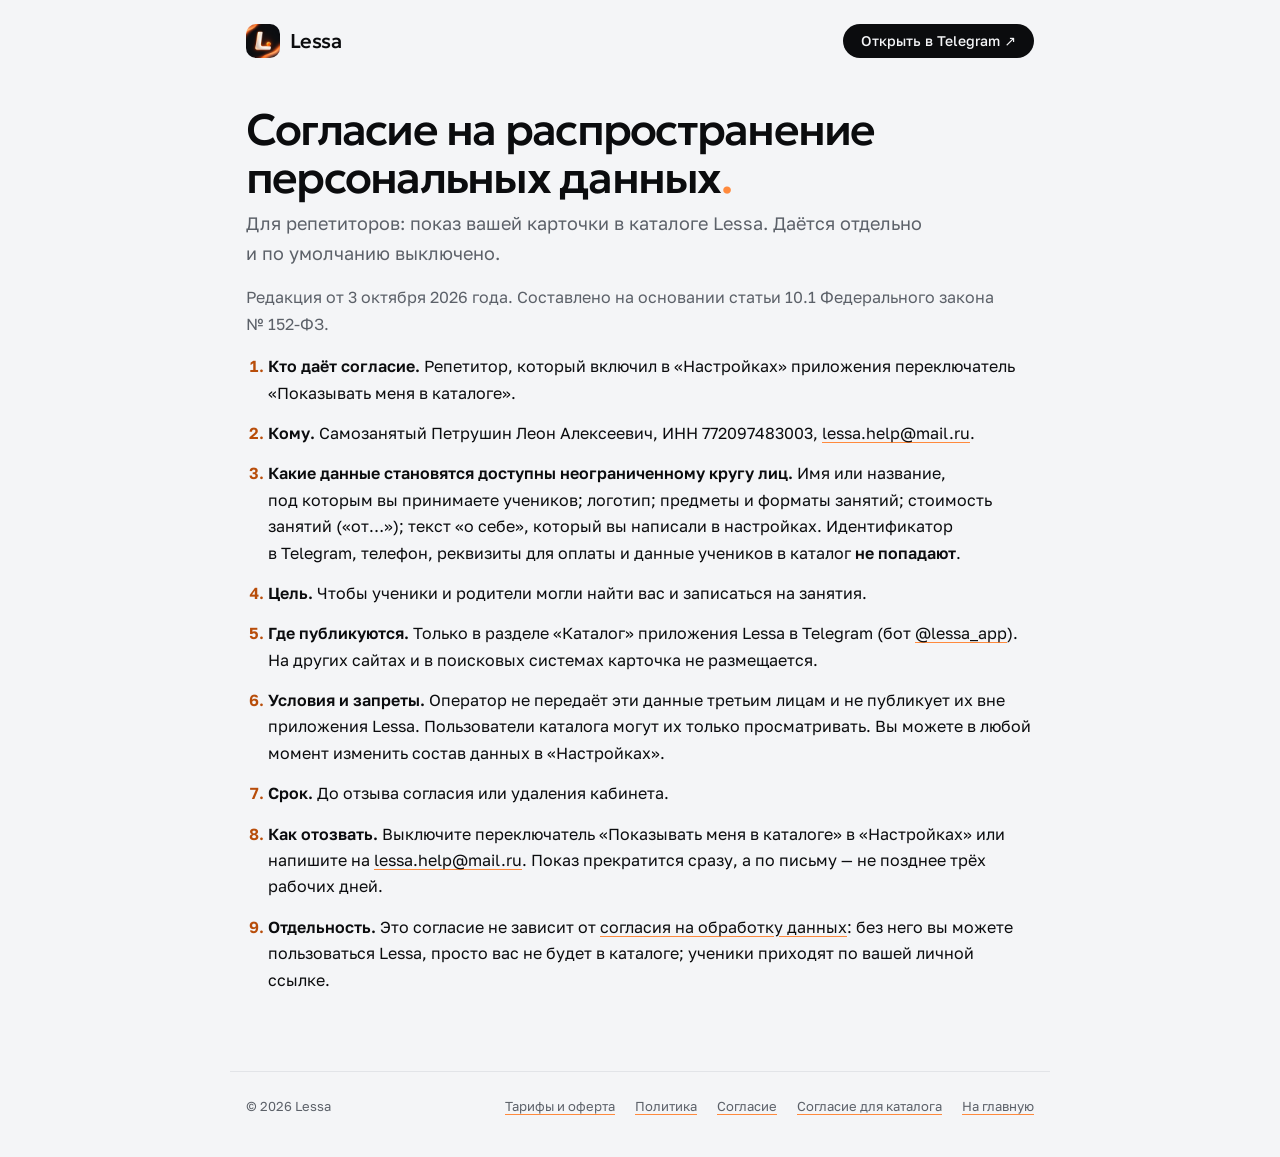
<file: consent-catalog/index.html>
<!doctype html>
<html lang="ru">
<head>
<meta charset="utf-8">
<meta name="viewport" content="width=device-width, initial-scale=1">
<title>Согласие на распространение данных — Lessa</title>
<meta name="description" content="Согласие репетитора на показ карточки в каталоге Lessa.">
<meta name="theme-color" content="#0b0c0e">
<link rel="icon" href="../logo.png">
<link rel="stylesheet" href="../doc.css">
</head>
<body>
<header class="top">
  <a class="brand" href="../"><img src="../logo.png" alt="" width="34" height="34">Lessa</a>
  <a class="cta" href="https://t.me/lessa_app?start=tutor" target="_blank" rel="noopener">Открыть в Telegram ↗</a>
</header>

<main>
  <h1>Согласие на распространение персональных данных</h1>
  <p class="lead">Для репетиторов: показ вашей карточки в&nbsp;каталоге Lessa. Даётся отдельно и&nbsp;по&nbsp;умолчанию выключено.</p>
  <p class="muted">Редакция от&nbsp;3&nbsp;октября 2026&nbsp;года. Составлено на&nbsp;основании статьи&nbsp;10.1 Федерального закона №&nbsp;152-ФЗ.</p>

  <ol class="terms">
    <li><b>Кто даёт согласие.</b> Репетитор, который включил в&nbsp;«Настройках» приложения переключатель «Показывать меня в&nbsp;каталоге».</li>
    <li><b>Кому.</b> Самозанятый Петрушин Леон Алексеевич, ИНН&nbsp;772097483003, <a href="mailto:lessa.help@mail.ru">lessa.help@mail.ru</a>.</li>
    <li><b>Какие данные становятся доступны неограниченному кругу лиц.</b> Имя или название, под&nbsp;которым вы&nbsp;принимаете учеников; логотип; предметы и&nbsp;форматы занятий; стоимость занятий («от…»); текст «о&nbsp;себе», который вы&nbsp;написали в&nbsp;настройках. Идентификатор в&nbsp;Telegram, телефон, реквизиты для оплаты и&nbsp;данные учеников в&nbsp;каталог <b>не&nbsp;попадают</b>.</li>
    <li><b>Цель.</b> Чтобы ученики и&nbsp;родители могли найти вас и&nbsp;записаться на&nbsp;занятия.</li>
    <li><b>Где публикуются.</b> Только в&nbsp;разделе «Каталог» приложения Lessa в&nbsp;Telegram (бот <a href="https://t.me/lessa_app" target="_blank" rel="noopener">@lessa_app</a>). На&nbsp;других сайтах и&nbsp;в&nbsp;поисковых системах карточка не&nbsp;размещается.</li>
    <li><b>Условия и&nbsp;запреты.</b> Оператор не&nbsp;передаёт эти данные третьим лицам и&nbsp;не&nbsp;публикует их&nbsp;вне приложения Lessa. Пользователи каталога могут их&nbsp;только просматривать. Вы&nbsp;можете в&nbsp;любой момент изменить состав данных в&nbsp;«Настройках».</li>
    <li><b>Срок.</b> До&nbsp;отзыва согласия или удаления кабинета.</li>
    <li><b>Как отозвать.</b> Выключите переключатель «Показывать меня в&nbsp;каталоге» в&nbsp;«Настройках» или напишите на&nbsp;<a href="mailto:lessa.help@mail.ru">lessa.help@mail.ru</a>. Показ прекратится сразу, а&nbsp;по&nbsp;письму — не&nbsp;позднее трёх рабочих дней.</li>
    <li><b>Отдельность.</b> Это согласие не&nbsp;зависит от&nbsp;<a href="../consent/">согласия на&nbsp;обработку данных</a>: без него вы&nbsp;можете пользоваться Lessa, просто вас не&nbsp;будет в&nbsp;каталоге; ученики приходят по&nbsp;вашей личной ссылке.</li>
  </ol>

</main>

<footer class="foot">
  <span>© 2026 Lessa</span>
  <nav class="foot__links" aria-label="Документы">
    <a href="../offer/">Тарифы и оферта</a>
    <a href="../privacy/">Политика</a>
    <a href="../consent/">Согласие</a>
    <a href="../consent-catalog/">Согласие для каталога</a>
    <a href="../">На главную</a>
  </nav>
</footer>
</body>
</html>
</file>
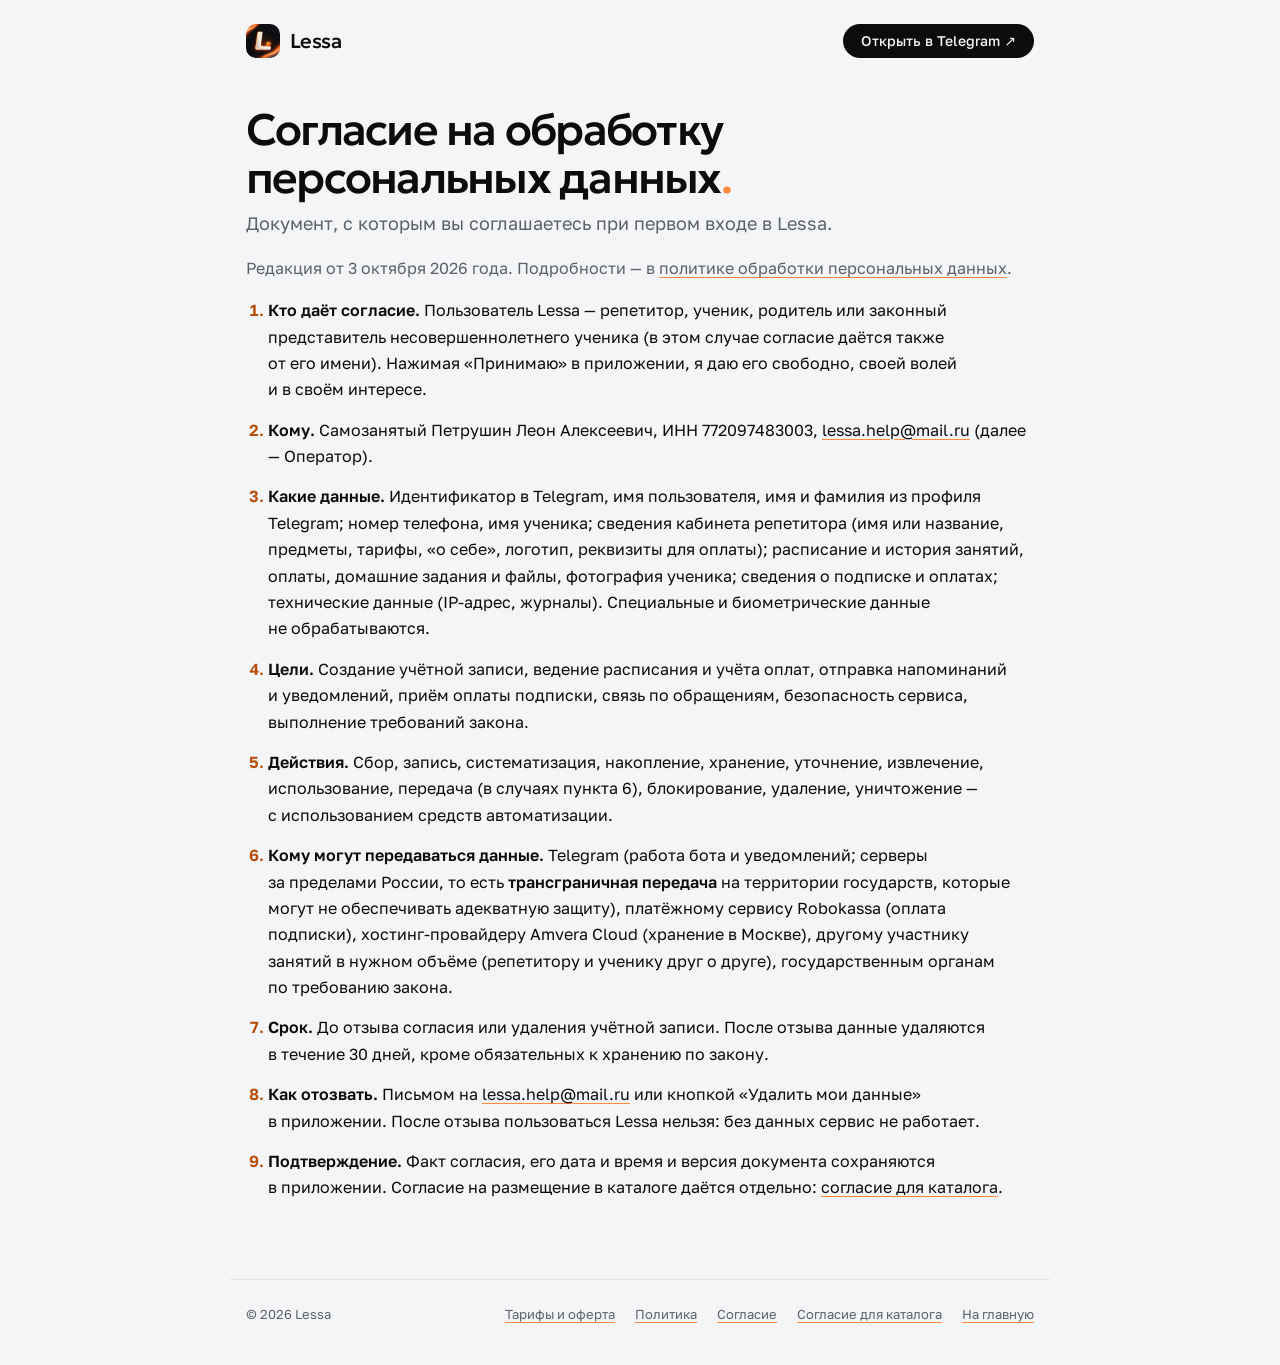
<file: consent/index.html>
<!doctype html>
<html lang="ru">
<head>
<meta charset="utf-8">
<meta name="viewport" content="width=device-width, initial-scale=1">
<title>Согласие на обработку персональных данных — Lessa</title>
<meta name="description" content="Согласие пользователя Lessa на обработку персональных данных.">
<meta name="theme-color" content="#0b0c0e">
<link rel="icon" href="../logo.png">
<link rel="stylesheet" href="../doc.css">
</head>
<body>
<header class="top">
  <a class="brand" href="../"><img src="../logo.png" alt="" width="34" height="34">Lessa</a>
  <a class="cta" href="https://t.me/lessa_app?start=tutor" target="_blank" rel="noopener">Открыть в Telegram ↗</a>
</header>

<main>
  <h1>Согласие на обработку персональных данных</h1>
  <p class="lead">Документ, с&nbsp;которым вы&nbsp;соглашаетесь при первом входе в&nbsp;Lessa.</p>
  <p class="muted">Редакция от&nbsp;3&nbsp;октября 2026&nbsp;года. Подробности — в&nbsp;<a href="../privacy/">политике обработки персональных данных</a>.</p>

  <ol class="terms">
    <li><b>Кто даёт согласие.</b> Пользователь Lessa — репетитор, ученик, родитель или законный представитель несовершеннолетнего ученика (в&nbsp;этом случае согласие даётся также от&nbsp;его&nbsp;имени). Нажимая «Принимаю» в&nbsp;приложении, я&nbsp;даю его&nbsp;свободно, своей волей и&nbsp;в&nbsp;своём интересе.</li>
    <li><b>Кому.</b> Самозанятый Петрушин Леон Алексеевич, ИНН&nbsp;772097483003, <a href="mailto:lessa.help@mail.ru">lessa.help@mail.ru</a> (далее — Оператор).</li>
    <li><b>Какие данные.</b> Идентификатор в&nbsp;Telegram, имя пользователя, имя и&nbsp;фамилия из&nbsp;профиля Telegram; номер телефона, имя ученика; сведения кабинета репетитора (имя или название, предметы, тарифы, «о&nbsp;себе», логотип, реквизиты для оплаты); расписание и&nbsp;история занятий, оплаты, домашние задания и&nbsp;файлы, фотография ученика; сведения о&nbsp;подписке и&nbsp;оплатах; технические данные (IP-адрес, журналы). Специальные и&nbsp;биометрические данные не&nbsp;обрабатываются.</li>
    <li><b>Цели.</b> Создание учётной записи, ведение расписания и&nbsp;учёта оплат, отправка напоминаний и&nbsp;уведомлений, приём оплаты подписки, связь по&nbsp;обращениям, безопасность сервиса, выполнение требований закона.</li>
    <li><b>Действия.</b> Сбор, запись, систематизация, накопление, хранение, уточнение, извлечение, использование, передача (в&nbsp;случаях пункта&nbsp;6), блокирование, удаление, уничтожение — с&nbsp;использованием средств автоматизации.</li>
    <li><b>Кому могут передаваться данные.</b> Telegram (работа бота и&nbsp;уведомлений; серверы за&nbsp;пределами России, то&nbsp;есть <b>трансграничная передача</b> на&nbsp;территории государств, которые могут не&nbsp;обеспечивать адекватную защиту), платёжному сервису Robokassa (оплата подписки), хостинг-провайдеру Amvera Cloud (хранение в&nbsp;Москве), другому участнику занятий в&nbsp;нужном объёме (репетитору и&nbsp;ученику друг о&nbsp;друге), государственным органам по&nbsp;требованию закона.</li>
    <li><b>Срок.</b> До&nbsp;отзыва согласия или удаления учётной записи. После отзыва данные удаляются в&nbsp;течение 30&nbsp;дней, кроме обязательных к&nbsp;хранению по&nbsp;закону.</li>
    <li><b>Как отозвать.</b> Письмом на&nbsp;<a href="mailto:lessa.help@mail.ru">lessa.help@mail.ru</a> или кнопкой «Удалить мои данные» в&nbsp;приложении. После отзыва пользоваться Lessa нельзя: без данных сервис не&nbsp;работает.</li>
    <li><b>Подтверждение.</b> Факт согласия, его&nbsp;дата и&nbsp;время и&nbsp;версия документа сохраняются в&nbsp;приложении. Согласие на&nbsp;размещение в&nbsp;каталоге даётся отдельно: <a href="../consent-catalog/">согласие для каталога</a>.</li>
  </ol>

</main>

<footer class="foot">
  <span>© 2026 Lessa</span>
  <nav class="foot__links" aria-label="Документы">
    <a href="../offer/">Тарифы и оферта</a>
    <a href="../privacy/">Политика</a>
    <a href="../consent/">Согласие</a>
    <a href="../consent-catalog/">Согласие для каталога</a>
    <a href="../">На главную</a>
  </nav>
</footer>
</body>
</html>
</file>
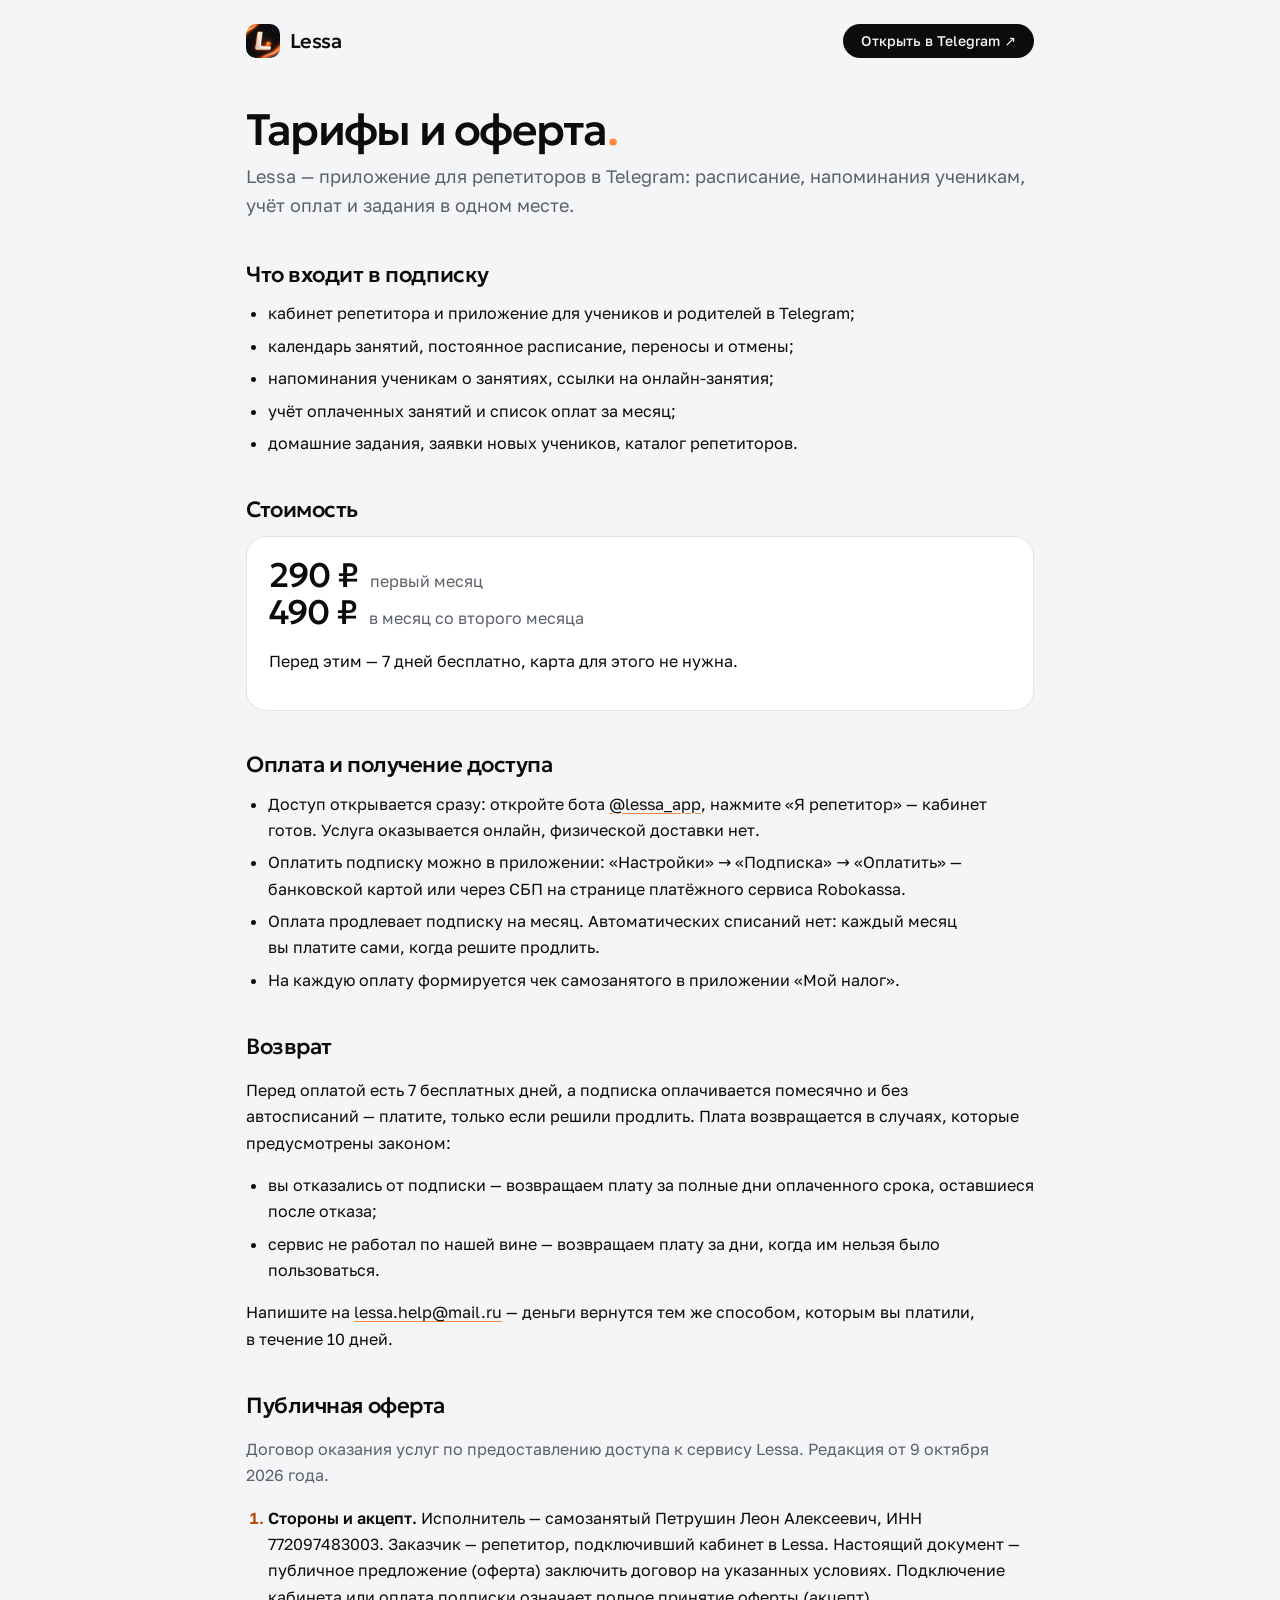
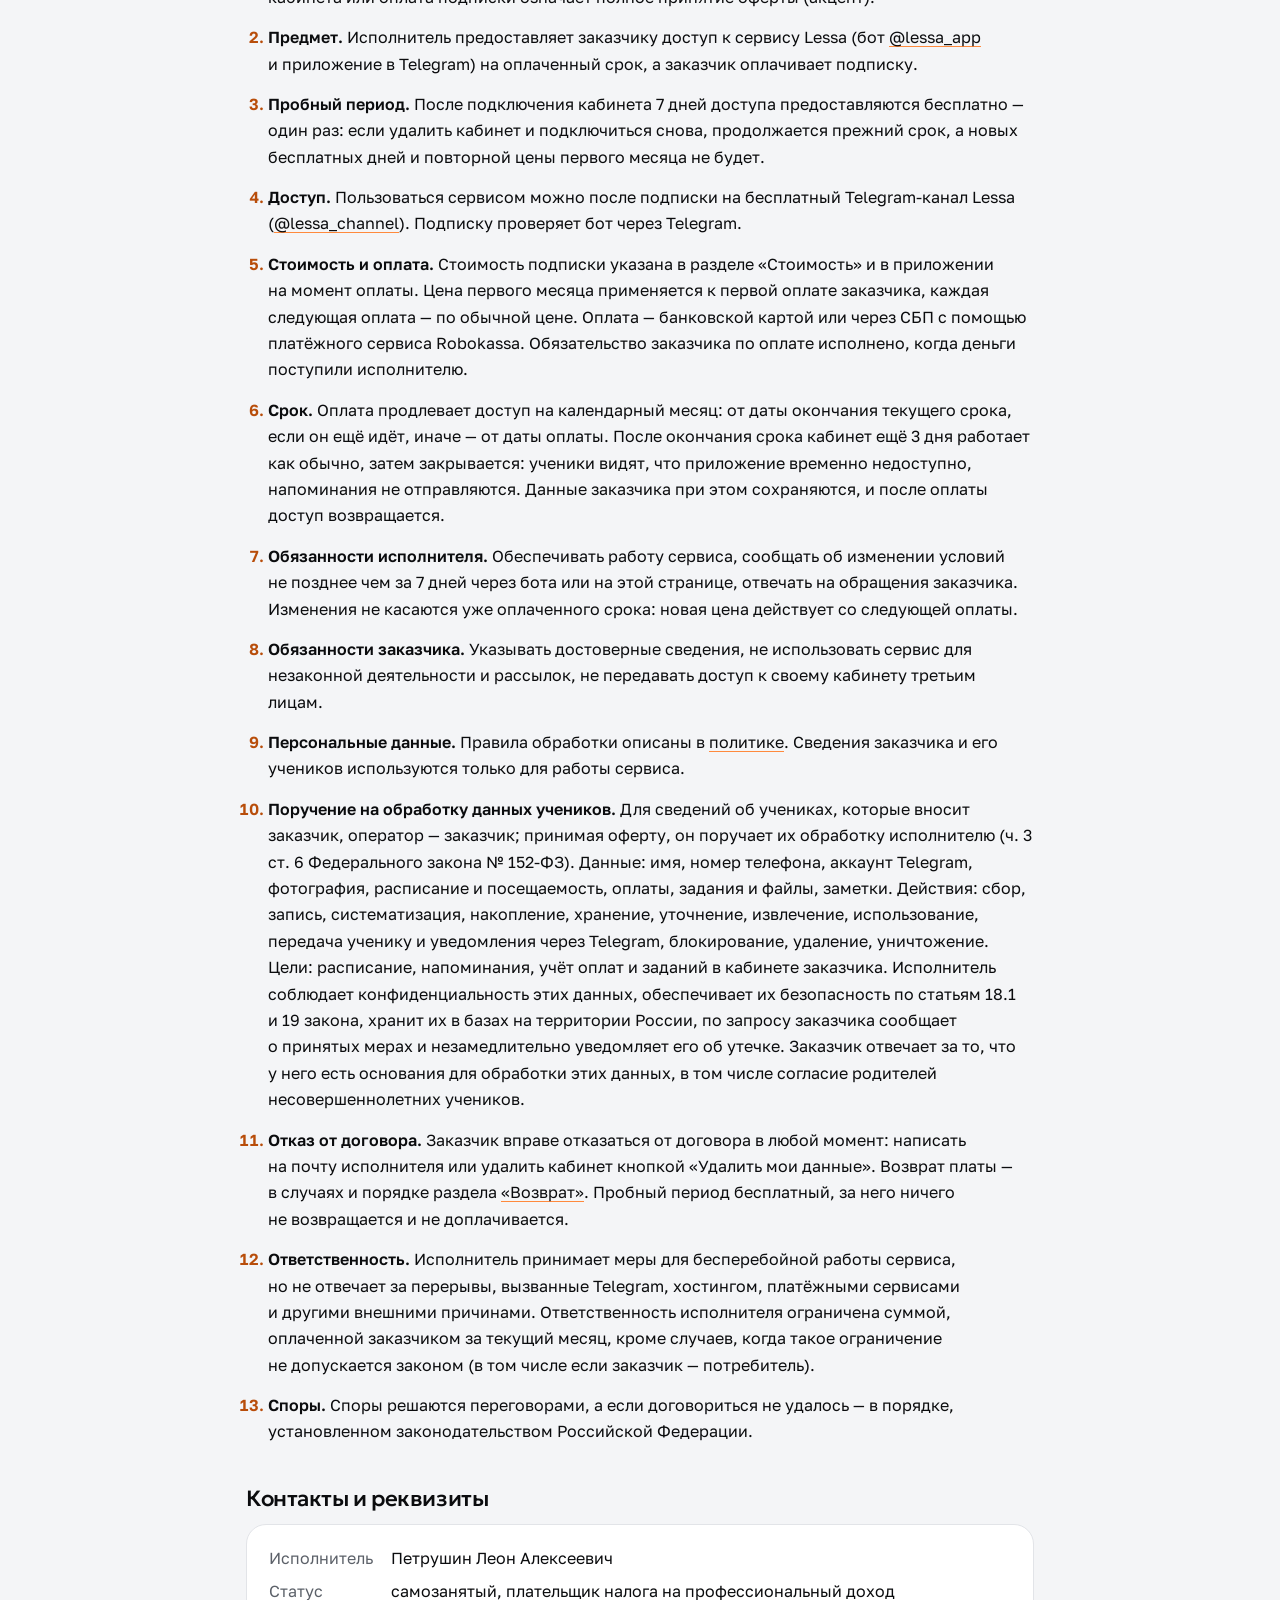
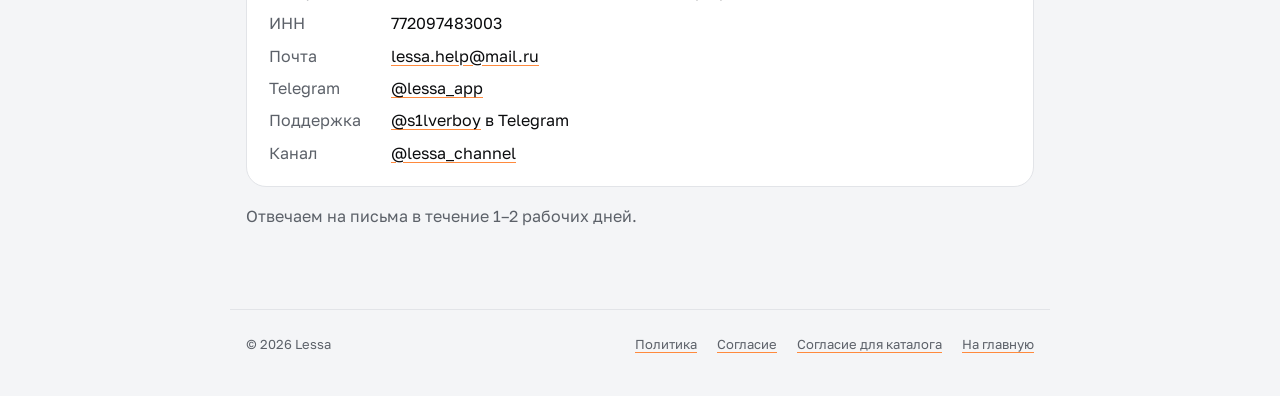
<file: offer/index.html>
<!doctype html>
<html lang="ru">
<head>
<meta charset="utf-8">
<meta name="viewport" content="width=device-width, initial-scale=1">
<title>Тарифы и оферта — Lessa</title>
<meta name="description" content="Подписка на Lessa — кабинет репетитора в Telegram: что входит, стоимость, способы оплаты, возврат, публичная оферта, контакты и реквизиты.">
<meta name="theme-color" content="#0b0c0e">
<link rel="icon" href="../logo.png">
<link rel="stylesheet" href="../doc.css">
</head>
<body>
<header class="top">
  <a class="brand" href="../"><img src="../logo.png" alt="" width="34" height="34">Lessa</a>
  <a class="cta" href="https://t.me/lessa_app?start=tutor" target="_blank" rel="noopener">Открыть в Telegram ↗</a>
</header>

<main>
  <h1>Тарифы и оферта</h1>
  <p class="lead">Lessa — приложение для репетиторов в Telegram: расписание, напоминания ученикам, учёт оплат и задания в одном месте.</p>

  <h2 id="service">Что входит в подписку</h2>
  <ul>
    <li>кабинет репетитора и приложение для учеников и родителей в Telegram;</li>
    <li>календарь занятий, постоянное расписание, переносы и отмены;</li>
    <li>напоминания ученикам о занятиях, ссылки на онлайн-занятия;</li>
    <li>учёт оплаченных занятий и список оплат за месяц;</li>
    <li>домашние задания, заявки новых учеников, каталог репетиторов.</li>
  </ul>

  <h2 id="price">Стоимость</h2>
  <div class="card">
    <div class="price">290&nbsp;₽<small>первый месяц</small></div>
    <div class="price">490&nbsp;₽<small>в&nbsp;месяц со&nbsp;второго месяца</small></div>
    <p>Перед этим&nbsp;— 7&nbsp;дней бесплатно, карта для этого не&nbsp;нужна.</p>
  </div>

  <h2 id="payment">Оплата и получение доступа</h2>
  <ul>
    <li>Доступ открывается сразу: откройте бота <a href="https://t.me/lessa_app?start=tutor" target="_blank" rel="noopener">@lessa_app</a>, нажмите «Я&nbsp;репетитор» — кабинет готов. Услуга оказывается онлайн, физической доставки нет.</li>
    <li>Оплатить подписку можно в&nbsp;приложении: «Настройки» → «Подписка» → «Оплатить» — банковской картой или через СБП на&nbsp;странице платёжного сервиса Robokassa.</li>
    <li>Оплата продлевает подписку на&nbsp;месяц. Автоматических списаний нет: каждый месяц вы&nbsp;платите сами, когда решите продлить.</li>
    <li>На каждую оплату формируется чек самозанятого в&nbsp;приложении «Мой налог».</li>
  </ul>

  <h2 id="refund">Возврат</h2>
  <p>Перед оплатой есть 7&nbsp;бесплатных дней, а&nbsp;подписка оплачивается помесячно и&nbsp;без автосписаний&nbsp;— платите, только если решили продлить. Плата возвращается в&nbsp;случаях, которые предусмотрены законом:</p>
  <ul>
    <li>вы отказались от&nbsp;подписки&nbsp;— возвращаем плату за&nbsp;полные дни оплаченного срока, оставшиеся после отказа;</li>
    <li>сервис не&nbsp;работал по&nbsp;нашей вине&nbsp;— возвращаем плату за&nbsp;дни, когда им&nbsp;нельзя было пользоваться.</li>
  </ul>
  <p>Напишите на&nbsp;<a href="mailto:lessa.help@mail.ru">lessa.help@mail.ru</a>&nbsp;— деньги вернутся тем&nbsp;же способом, которым вы платили, в&nbsp;течение 10&nbsp;дней.</p>

  <h2 id="offer">Публичная оферта</h2>
  <p class="muted">Договор оказания услуг по&nbsp;предоставлению доступа к&nbsp;сервису Lessa. Редакция от&nbsp;9&nbsp;октября 2026&nbsp;года.</p>
  <ol class="terms">
    <li><b>Стороны и&nbsp;акцепт.</b> Исполнитель — самозанятый Петрушин Леон Алексеевич, ИНН 772097483003. Заказчик — репетитор, подключивший кабинет в&nbsp;Lessa. Настоящий документ — публичное предложение (оферта) заключить договор на&nbsp;указанных условиях. Подключение кабинета или оплата подписки означает полное принятие оферты (акцепт).</li>
    <li><b>Предмет.</b> Исполнитель предоставляет заказчику доступ к&nbsp;сервису Lessa (бот <a href="https://t.me/lessa_app" target="_blank" rel="noopener">@lessa_app</a> и&nbsp;приложение в&nbsp;Telegram) на&nbsp;оплаченный срок, а&nbsp;заказчик оплачивает подписку.</li>
    <li><b>Пробный период.</b> После подключения кабинета 7&nbsp;дней доступа предоставляются бесплатно&nbsp;— один раз: если удалить кабинет и&nbsp;подключиться снова, продолжается прежний срок, а&nbsp;новых бесплатных дней и&nbsp;повторной цены первого месяца не&nbsp;будет.</li>
    <li><b>Доступ.</b> Пользоваться сервисом можно после подписки на&nbsp;бесплатный Telegram-канал Lessa (<a href="https://t.me/lessa_channel" target="_blank" rel="noopener">@lessa_channel</a>). Подписку проверяет бот через Telegram.</li>
    <li><b>Стоимость и&nbsp;оплата.</b> Стоимость подписки указана в&nbsp;разделе «Стоимость» и&nbsp;в&nbsp;приложении на&nbsp;момент оплаты. Цена первого месяца применяется к&nbsp;первой оплате заказчика, каждая следующая оплата&nbsp;— по&nbsp;обычной цене. Оплата — банковской картой или через СБП с&nbsp;помощью платёжного сервиса Robokassa. Обязательство заказчика по&nbsp;оплате исполнено, когда деньги поступили исполнителю.</li>
    <li><b>Срок.</b> Оплата продлевает доступ на&nbsp;календарный месяц: от&nbsp;даты окончания текущего срока, если он&nbsp;ещё идёт, иначе — от&nbsp;даты оплаты. После окончания срока кабинет ещё 3&nbsp;дня работает как обычно, затем закрывается: ученики видят, что приложение временно недоступно, напоминания не&nbsp;отправляются. Данные заказчика при этом сохраняются, и&nbsp;после оплаты доступ возвращается.</li>
    <li><b>Обязанности исполнителя.</b> Обеспечивать работу сервиса, сообщать об&nbsp;изменении условий не&nbsp;позднее чем за&nbsp;7&nbsp;дней через бота или на&nbsp;этой странице, отвечать на&nbsp;обращения заказчика. Изменения не&nbsp;касаются уже оплаченного срока: новая цена действует со&nbsp;следующей оплаты.</li>
    <li><b>Обязанности заказчика.</b> Указывать достоверные сведения, не&nbsp;использовать сервис для незаконной деятельности и&nbsp;рассылок, не&nbsp;передавать доступ к&nbsp;своему кабинету третьим лицам.</li>
    <li><b>Персональные данные.</b> Правила обработки описаны в&nbsp;<a href="../privacy/">политике</a>. Сведения заказчика и&nbsp;его учеников используются только для работы сервиса.</li>
    <li id="instruction"><b>Поручение на&nbsp;обработку данных учеников.</b> Для сведений об&nbsp;учениках, которые вносит заказчик, оператор&nbsp;— заказчик; принимая оферту, он&nbsp;поручает их&nbsp;обработку исполнителю (ч.&nbsp;3 ст.&nbsp;6 Федерального закона №&nbsp;152-ФЗ). Данные: имя, номер телефона, аккаунт Telegram, фотография, расписание и&nbsp;посещаемость, оплаты, задания и&nbsp;файлы, заметки. Действия: сбор, запись, систематизация, накопление, хранение, уточнение, извлечение, использование, передача ученику и&nbsp;уведомления через Telegram, блокирование, удаление, уничтожение. Цели: расписание, напоминания, учёт оплат и&nbsp;заданий в&nbsp;кабинете заказчика. Исполнитель соблюдает конфиденциальность этих данных, обеспечивает их&nbsp;безопасность по&nbsp;статьям 18.1 и&nbsp;19 закона, хранит их&nbsp;в&nbsp;базах на&nbsp;территории России, по&nbsp;запросу заказчика сообщает о&nbsp;принятых мерах и&nbsp;незамедлительно уведомляет его об&nbsp;утечке. Заказчик отвечает за&nbsp;то, что у&nbsp;него есть основания для обработки этих данных, в&nbsp;том числе согласие родителей несовершеннолетних учеников.</li>
    <li><b>Отказ от&nbsp;договора.</b> Заказчик вправе отказаться от&nbsp;договора в&nbsp;любой момент: написать на&nbsp;почту исполнителя или удалить кабинет кнопкой «Удалить мои данные». Возврат платы&nbsp;— в&nbsp;случаях и&nbsp;порядке раздела <a href="#refund">«Возврат»</a>. Пробный период бесплатный, за&nbsp;него ничего не&nbsp;возвращается и&nbsp;не&nbsp;доплачивается.</li>
    <li><b>Ответственность.</b> Исполнитель принимает меры для бесперебойной работы сервиса, но&nbsp;не&nbsp;отвечает за&nbsp;перерывы, вызванные Telegram, хостингом, платёжными сервисами и&nbsp;другими внешними причинами. Ответственность исполнителя ограничена суммой, оплаченной заказчиком за&nbsp;текущий месяц, кроме случаев, когда такое ограничение не&nbsp;допускается законом (в&nbsp;том числе если заказчик&nbsp;— потребитель).</li>
    <li><b>Споры.</b> Споры решаются переговорами, а&nbsp;если договориться не&nbsp;удалось — в&nbsp;порядке, установленном законодательством Российской Федерации.</li>
  </ol>

  <h2 id="contacts">Контакты и&nbsp;реквизиты</h2>
  <div class="card">
    <dl class="req">
      <dt>Исполнитель</dt><dd>Петрушин Леон Алексеевич</dd>
      <dt>Статус</dt><dd>самозанятый, плательщик налога на&nbsp;профессиональный доход</dd>
      <dt>ИНН</dt><dd>772097483003</dd>
      <dt>Почта</dt><dd><a href="mailto:lessa.help@mail.ru">lessa.help@mail.ru</a></dd>
      <dt>Telegram</dt><dd><a href="https://t.me/lessa_app" target="_blank" rel="noopener">@lessa_app</a></dd>
      <dt>Поддержка</dt><dd><a href="https://t.me/s1lverboy" target="_blank" rel="noopener">@s1lverboy</a> в&nbsp;Telegram</dd>
      <dt>Канал</dt><dd><a href="https://t.me/lessa_channel" target="_blank" rel="noopener">@lessa_channel</a></dd>
    </dl>
  </div>
  <p class="muted">Отвечаем на&nbsp;письма в&nbsp;течение 1–2 рабочих дней.</p>
</main>

<footer class="foot">
  <span>© 2026 Lessa</span>
  <nav class="foot__links" aria-label="Документы">
    <a href="../privacy/">Политика</a>
    <a href="../consent/">Согласие</a>
    <a href="../consent-catalog/">Согласие для каталога</a>
    <a href="../">На главную</a>
  </nav>
</footer>
</body>
</html>
</file>
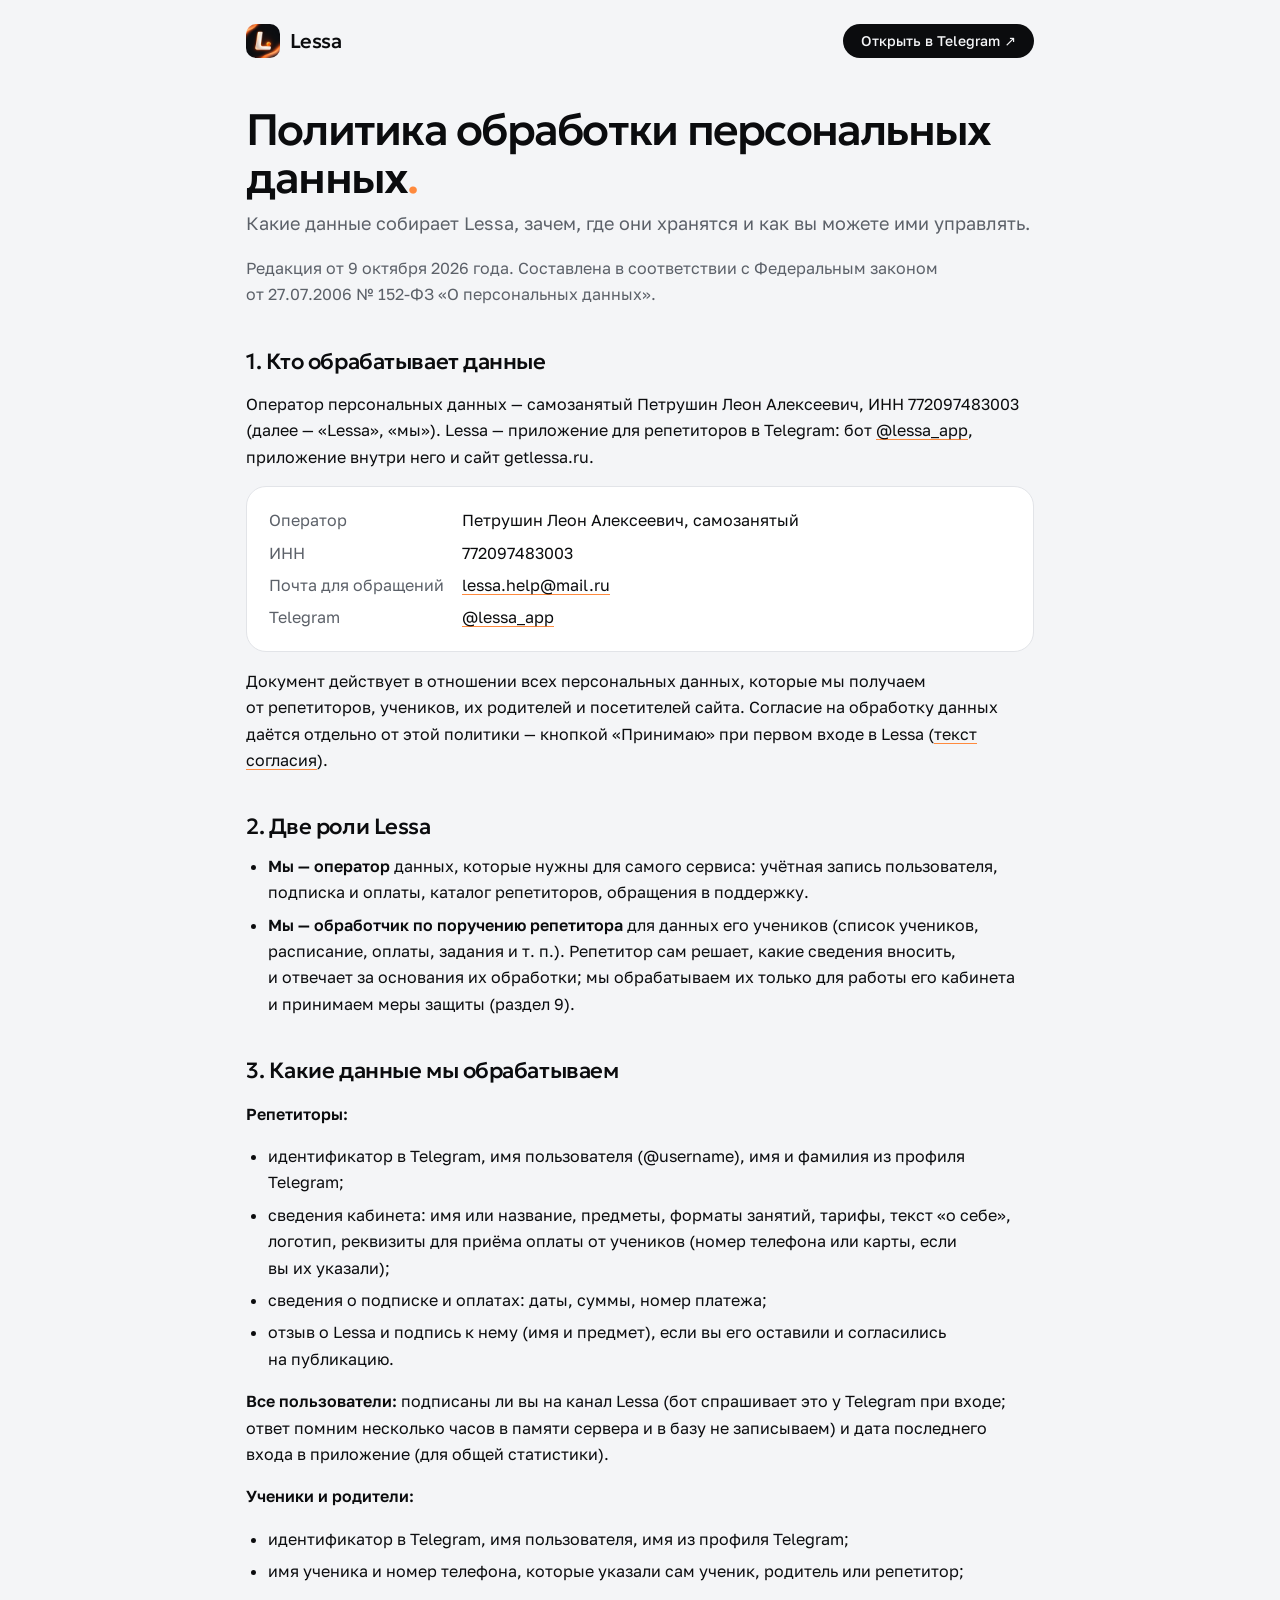
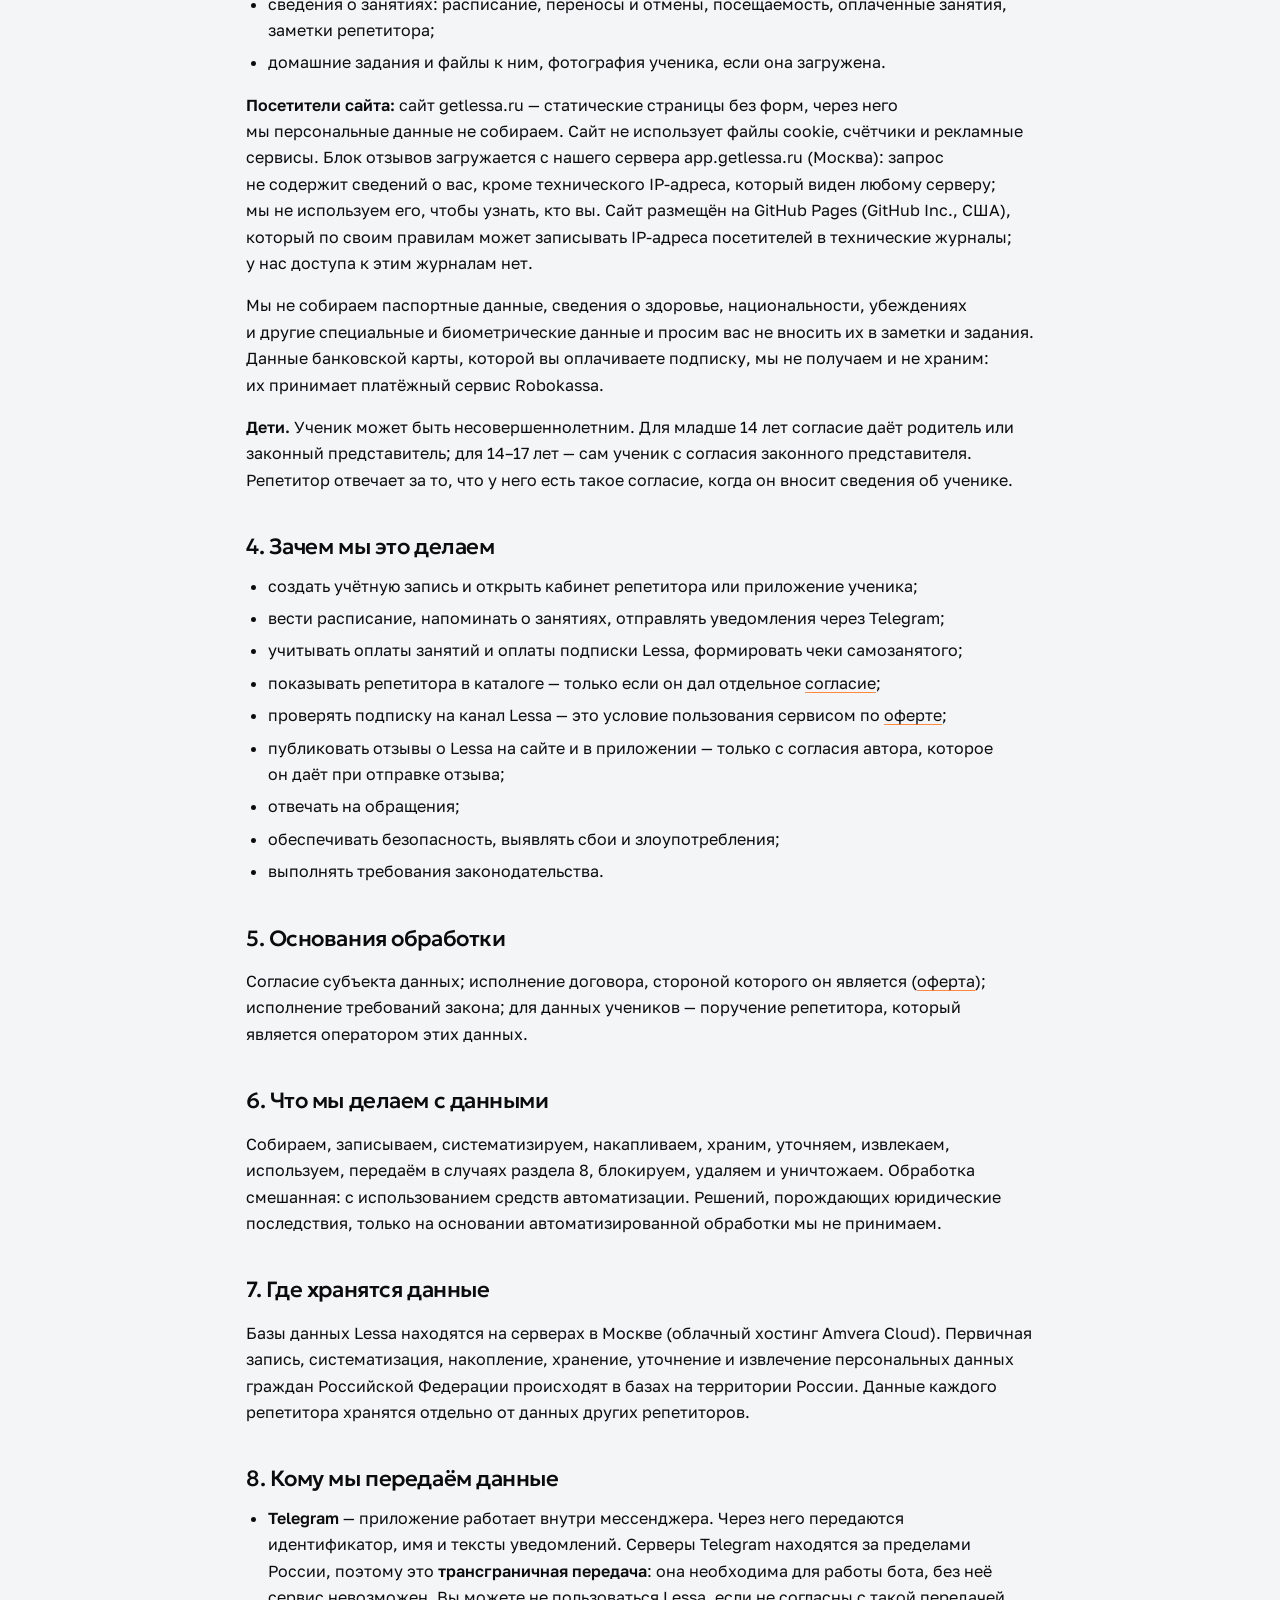
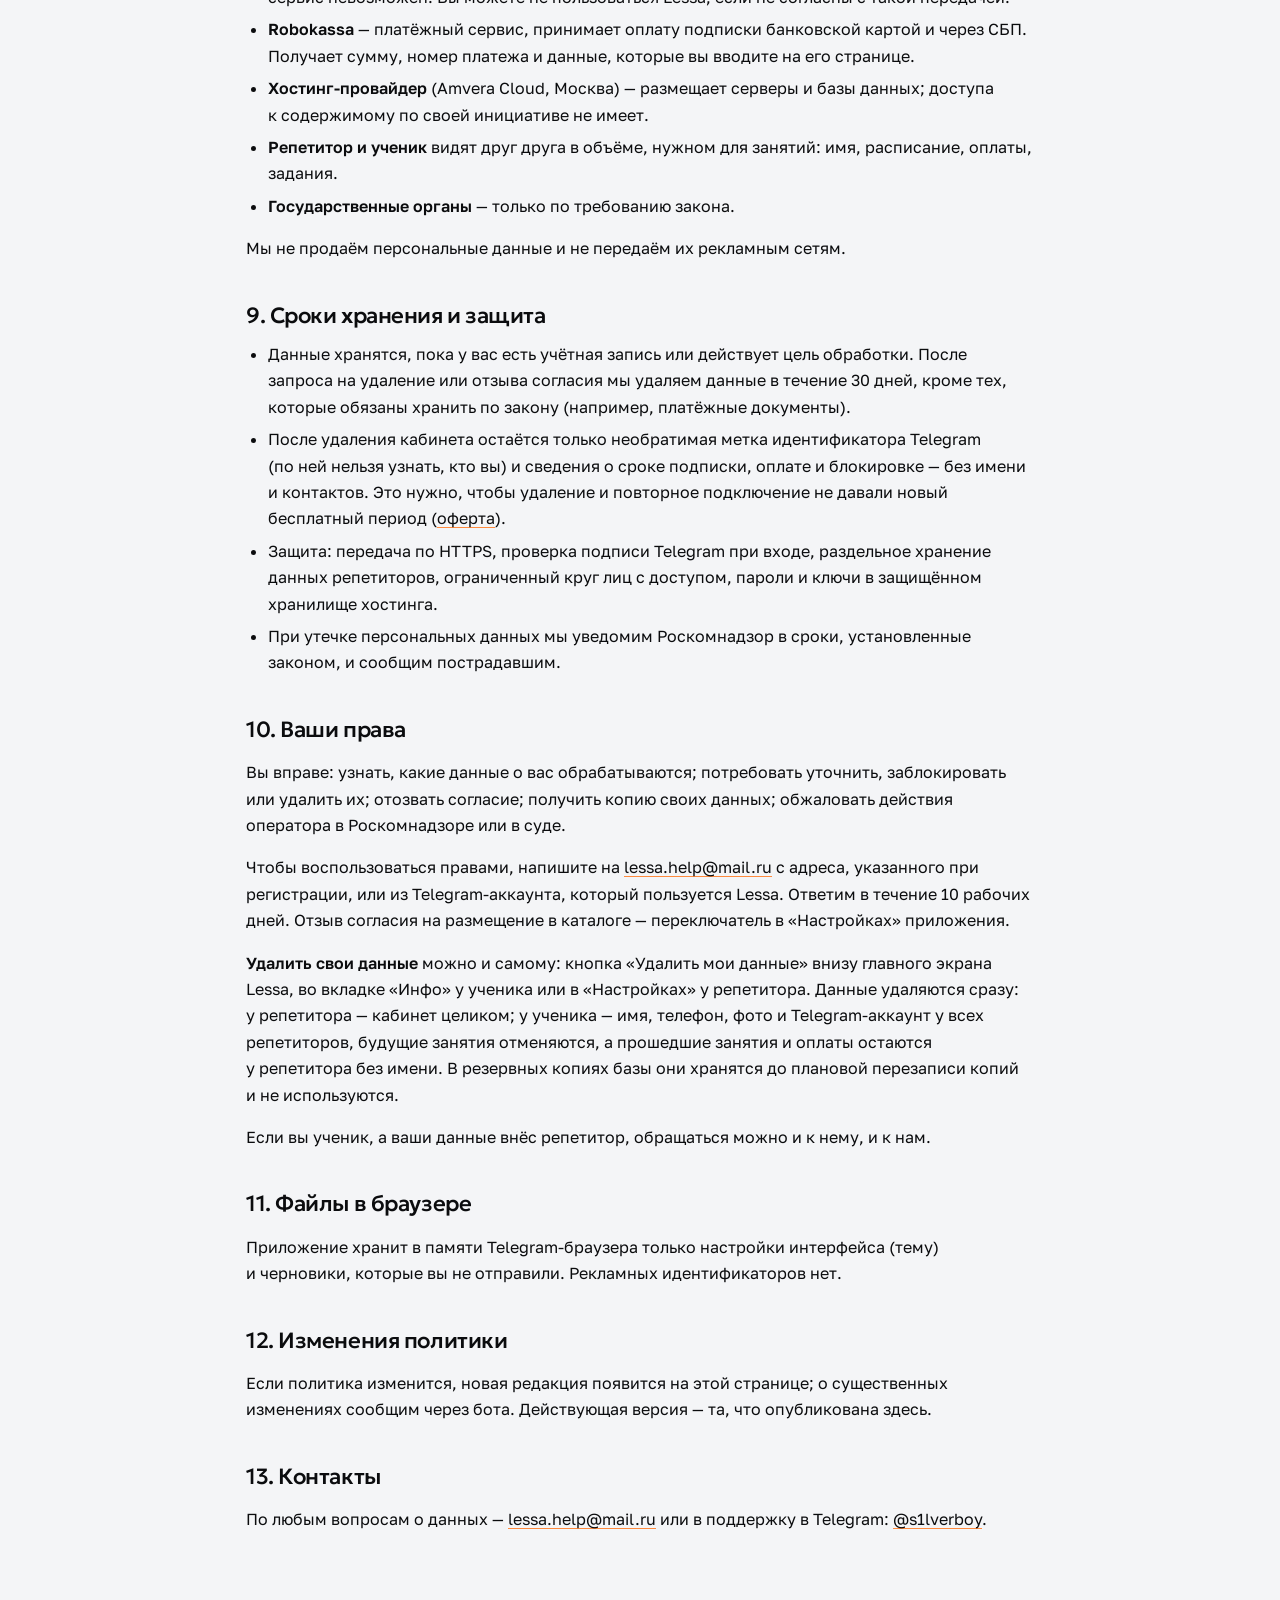
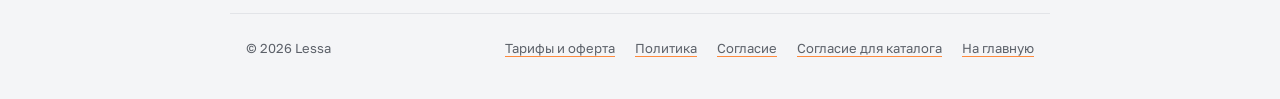
<file: privacy/index.html>
<!doctype html>
<html lang="ru">
<head>
<meta charset="utf-8">
<meta name="viewport" content="width=device-width, initial-scale=1">
<title>Политика обработки персональных данных — Lessa</title>
<meta name="description" content="Какие персональные данные собирает Lessa, где хранит, кому передаёт и как вы можете ими управлять.">
<meta name="theme-color" content="#0b0c0e">
<link rel="icon" href="../logo.png">
<link rel="stylesheet" href="../doc.css">
</head>
<body>
<header class="top">
  <a class="brand" href="../"><img src="../logo.png" alt="" width="34" height="34">Lessa</a>
  <a class="cta" href="https://t.me/lessa_app?start=tutor" target="_blank" rel="noopener">Открыть в Telegram ↗</a>
</header>

<main>
  <h1>Политика обработки персональных данных</h1>
  <p class="lead">Какие данные собирает Lessa, зачем, где они хранятся и как вы можете ими управлять.</p>
  <p class="muted">Редакция от&nbsp;9&nbsp;октября 2026&nbsp;года. Составлена в&nbsp;соответствии с&nbsp;Федеральным законом от&nbsp;27.07.2006 №&nbsp;152-ФЗ «О&nbsp;персональных данных».</p>

  <h2 id="operator">1. Кто обрабатывает данные</h2>
  <p>Оператор персональных данных — самозанятый Петрушин Леон Алексеевич, ИНН&nbsp;772097483003 (далее — «Lessa», «мы»). Lessa — приложение для репетиторов в&nbsp;Telegram: бот <a href="https://t.me/lessa_app" target="_blank" rel="noopener">@lessa_app</a>, приложение внутри него и&nbsp;сайт getlessa.ru.</p>
  <div class="card">
    <dl class="req">
      <dt>Оператор</dt><dd>Петрушин Леон Алексеевич, самозанятый</dd>
      <dt>ИНН</dt><dd>772097483003</dd>
      <dt>Почта для обращений</dt><dd><a href="mailto:lessa.help@mail.ru">lessa.help@mail.ru</a></dd>
      <dt>Telegram</dt><dd><a href="https://t.me/lessa_app" target="_blank" rel="noopener">@lessa_app</a></dd>
    </dl>
  </div>
  <p>Документ действует в&nbsp;отношении всех персональных данных, которые мы получаем от&nbsp;репетиторов, учеников, их&nbsp;родителей и&nbsp;посетителей сайта. Согласие на&nbsp;обработку данных даётся отдельно от&nbsp;этой политики&nbsp;— кнопкой «Принимаю» при первом входе в&nbsp;Lessa (<a href="../consent/">текст согласия</a>).</p>

  <h2 id="roles">2. Две роли Lessa</h2>
  <ul>
    <li><b>Мы&nbsp;— оператор</b> данных, которые нужны для самого сервиса: учётная запись пользователя, подписка и&nbsp;оплаты, каталог репетиторов, обращения в&nbsp;поддержку.</li>
    <li><b>Мы&nbsp;— обработчик по&nbsp;поручению репетитора</b> для данных его&nbsp;учеников (список учеников, расписание, оплаты, задания и&nbsp;т.&nbsp;п.). Репетитор сам решает, какие сведения вносить, и&nbsp;отвечает за&nbsp;основания их&nbsp;обработки; мы&nbsp;обрабатываем их&nbsp;только для работы его&nbsp;кабинета и&nbsp;принимаем меры защиты (раздел&nbsp;9).</li>
  </ul>

  <h2 id="data">3. Какие данные мы&nbsp;обрабатываем</h2>
  <p><b>Репетиторы:</b></p>
  <ul>
    <li>идентификатор в&nbsp;Telegram, имя пользователя (@username), имя и&nbsp;фамилия из&nbsp;профиля Telegram;</li>
    <li>сведения кабинета: имя или название, предметы, форматы занятий, тарифы, текст «о&nbsp;себе», логотип, реквизиты для приёма оплаты от&nbsp;учеников (номер телефона или карты, если вы&nbsp;их&nbsp;указали);</li>
    <li>сведения о&nbsp;подписке и&nbsp;оплатах: даты, суммы, номер платежа;</li>
    <li>отзыв о&nbsp;Lessa и&nbsp;подпись к&nbsp;нему (имя и&nbsp;предмет), если вы&nbsp;его оставили и&nbsp;согласились на&nbsp;публикацию.</li>
  </ul>
  <p><b>Все пользователи:</b> подписаны&nbsp;ли вы&nbsp;на&nbsp;канал Lessa (бот спрашивает это у&nbsp;Telegram при входе; ответ помним несколько часов в&nbsp;памяти сервера и&nbsp;в&nbsp;базу не&nbsp;записываем) и&nbsp;дата последнего входа в&nbsp;приложение (для общей статистики).</p>
  <p><b>Ученики и&nbsp;родители:</b></p>
  <ul>
    <li>идентификатор в&nbsp;Telegram, имя пользователя, имя из&nbsp;профиля Telegram;</li>
    <li>имя ученика и&nbsp;номер телефона, которые указали сам ученик, родитель или репетитор;</li>
    <li>сведения о&nbsp;занятиях: расписание, переносы и&nbsp;отмены, посещаемость, оплаченные занятия, заметки репетитора;</li>
    <li>домашние задания и&nbsp;файлы к&nbsp;ним, фотография ученика, если она загружена.</li>
  </ul>
  <p><b>Посетители сайта:</b> сайт getlessa.ru&nbsp;— статические страницы без форм, через него мы&nbsp;персональные данные не&nbsp;собираем. Сайт не&nbsp;использует файлы cookie, счётчики и&nbsp;рекламные сервисы. Блок отзывов загружается с&nbsp;нашего сервера app.getlessa.ru (Москва): запрос не&nbsp;содержит сведений о&nbsp;вас, кроме технического IP-адреса, который виден любому серверу; мы&nbsp;не&nbsp;используем его, чтобы узнать, кто вы. Сайт размещён на&nbsp;GitHub Pages (GitHub Inc., США), который по&nbsp;своим правилам может записывать IP-адреса посетителей в&nbsp;технические журналы; у&nbsp;нас доступа к&nbsp;этим журналам нет.</p>
  <p>Мы&nbsp;не&nbsp;собираем паспортные данные, сведения о&nbsp;здоровье, национальности, убеждениях и&nbsp;другие специальные и&nbsp;биометрические данные и&nbsp;просим вас&nbsp;не&nbsp;вносить их&nbsp;в&nbsp;заметки и&nbsp;задания. Данные банковской карты, которой вы&nbsp;оплачиваете подписку, мы&nbsp;не&nbsp;получаем и&nbsp;не&nbsp;храним: их&nbsp;принимает платёжный сервис Robokassa.</p>
  <p><b>Дети.</b> Ученик может быть несовершеннолетним. Для младше 14&nbsp;лет согласие даёт родитель или законный представитель; для 14–17&nbsp;лет — сам ученик с&nbsp;согласия законного представителя. Репетитор отвечает за&nbsp;то, что у&nbsp;него есть такое согласие, когда он&nbsp;вносит сведения об&nbsp;ученике.</p>

  <h2 id="purposes">4. Зачем мы&nbsp;это делаем</h2>
  <ul>
    <li>создать учётную запись и&nbsp;открыть кабинет репетитора или приложение ученика;</li>
    <li>вести расписание, напоминать о&nbsp;занятиях, отправлять уведомления через Telegram;</li>
    <li>учитывать оплаты занятий и&nbsp;оплаты подписки Lessa, формировать чеки самозанятого;</li>
    <li>показывать репетитора в&nbsp;каталоге — только если он&nbsp;дал отдельное <a href="../consent-catalog/">согласие</a>;</li>
    <li>проверять подписку на&nbsp;канал Lessa&nbsp;— это условие пользования сервисом по&nbsp;<a href="../offer/">оферте</a>;</li>
    <li>публиковать отзывы о&nbsp;Lessa на&nbsp;сайте и&nbsp;в&nbsp;приложении&nbsp;— только с&nbsp;согласия автора, которое он&nbsp;даёт при отправке отзыва;</li>
    <li>отвечать на&nbsp;обращения;</li>
    <li>обеспечивать безопасность, выявлять сбои и&nbsp;злоупотребления;</li>
    <li>выполнять требования законодательства.</li>
  </ul>

  <h2 id="grounds">5. Основания обработки</h2>
  <p>Согласие субъекта данных; исполнение договора, стороной которого он&nbsp;является (<a href="../offer/">оферта</a>); исполнение требований закона; для данных учеников — поручение репетитора, который является оператором этих данных.</p>

  <h2 id="actions">6. Что мы&nbsp;делаем с&nbsp;данными</h2>
  <p>Собираем, записываем, систематизируем, накапливаем, храним, уточняем, извлекаем, используем, передаём в&nbsp;случаях раздела&nbsp;8, блокируем, удаляем и&nbsp;уничтожаем. Обработка смешанная: с&nbsp;использованием средств автоматизации. Решений, порождающих юридические последствия, только на&nbsp;основании автоматизированной обработки мы&nbsp;не&nbsp;принимаем.</p>

  <h2 id="storage">7. Где хранятся данные</h2>
  <p>Базы данных Lessa находятся на&nbsp;серверах в&nbsp;Москве (облачный хостинг Amvera Cloud). Первичная запись, систематизация, накопление, хранение, уточнение и&nbsp;извлечение персональных данных граждан Российской Федерации происходят в&nbsp;базах на&nbsp;территории России. Данные каждого репетитора хранятся отдельно от&nbsp;данных других репетиторов.</p>

  <h2 id="third">8. Кому мы&nbsp;передаём данные</h2>
  <ul>
    <li><b>Telegram</b> — приложение работает внутри мессенджера. Через него передаются идентификатор, имя и&nbsp;тексты уведомлений. Серверы Telegram находятся за&nbsp;пределами России, поэтому это <b>трансграничная передача</b>: она необходима для работы бота, без неё сервис невозможен. Вы&nbsp;можете не&nbsp;пользоваться Lessa, если не&nbsp;согласны с&nbsp;такой передачей.</li>
    <li><b>Robokassa</b> — платёжный сервис, принимает оплату подписки банковской картой и&nbsp;через СБП. Получает сумму, номер платежа и&nbsp;данные, которые вы&nbsp;вводите на&nbsp;его&nbsp;странице.</li>
    <li><b>Хостинг-провайдер</b> (Amvera Cloud, Москва) — размещает серверы и&nbsp;базы данных; доступа к&nbsp;содержимому по&nbsp;своей инициативе не&nbsp;имеет.</li>
    <li><b>Репетитор и&nbsp;ученик</b> видят друг друга в&nbsp;объёме, нужном для занятий: имя, расписание, оплаты, задания.</li>
    <li><b>Государственные органы</b> — только по&nbsp;требованию закона.</li>
  </ul>
  <p>Мы&nbsp;не&nbsp;продаём персональные данные и&nbsp;не&nbsp;передаём их&nbsp;рекламным сетям.</p>

  <h2 id="terms">9. Сроки хранения и&nbsp;защита</h2>
  <ul>
    <li>Данные хранятся, пока у&nbsp;вас есть учётная запись или действует цель обработки. После запроса на&nbsp;удаление или отзыва согласия мы&nbsp;удаляем данные в&nbsp;течение 30&nbsp;дней, кроме тех, которые обязаны хранить по&nbsp;закону (например, платёжные документы).</li>
    <li>После удаления кабинета остаётся только необратимая метка идентификатора Telegram (по&nbsp;ней нельзя узнать, кто вы) и&nbsp;сведения о&nbsp;сроке подписки, оплате и&nbsp;блокировке&nbsp;— без имени и&nbsp;контактов. Это нужно, чтобы удаление и&nbsp;повторное подключение не&nbsp;давали новый бесплатный период (<a href="../offer/">оферта</a>).</li>
    <li>Защита: передача по&nbsp;HTTPS, проверка подписи Telegram при входе, раздельное хранение данных репетиторов, ограниченный круг лиц с&nbsp;доступом, пароли и&nbsp;ключи в&nbsp;защищённом хранилище хостинга.</li>
    <li>При утечке персональных данных мы&nbsp;уведомим Роскомнадзор в&nbsp;сроки, установленные законом, и&nbsp;сообщим пострадавшим.</li>
  </ul>

  <h2 id="rights">10. Ваши права</h2>
  <p>Вы&nbsp;вправе: узнать, какие данные о&nbsp;вас обрабатываются; потребовать уточнить, заблокировать или удалить их; отозвать согласие; получить копию своих данных; обжаловать действия оператора в&nbsp;Роскомнадзоре или в&nbsp;суде.</p>
  <p>Чтобы воспользоваться правами, напишите на&nbsp;<a href="mailto:lessa.help@mail.ru">lessa.help@mail.ru</a> с&nbsp;адреса, указанного при регистрации, или из&nbsp;Telegram-аккаунта, который пользуется Lessa. Ответим в&nbsp;течение 10&nbsp;рабочих дней. Отзыв согласия на&nbsp;размещение в&nbsp;каталоге — переключатель в&nbsp;«Настройках» приложения.</p>
  <p><b>Удалить свои данные</b> можно и&nbsp;самому: кнопка «Удалить мои данные» внизу главного экрана Lessa, во&nbsp;вкладке «Инфо» у&nbsp;ученика или в&nbsp;«Настройках» у&nbsp;репетитора. Данные удаляются сразу: у&nbsp;репетитора — кабинет целиком; у&nbsp;ученика — имя, телефон, фото и&nbsp;Telegram-аккаунт у&nbsp;всех репетиторов, будущие занятия отменяются, а&nbsp;прошедшие занятия и&nbsp;оплаты остаются у&nbsp;репетитора без имени. В&nbsp;резервных копиях базы они хранятся до&nbsp;плановой перезаписи копий и&nbsp;не&nbsp;используются.</p>
  <p>Если вы&nbsp;ученик, а&nbsp;ваши данные внёс репетитор, обращаться можно и&nbsp;к&nbsp;нему, и&nbsp;к&nbsp;нам.</p>

  <h2 id="local">11. Файлы в&nbsp;браузере</h2>
  <p>Приложение хранит в&nbsp;памяти Telegram-браузера только настройки интерфейса (тему) и&nbsp;черновики, которые вы&nbsp;не&nbsp;отправили. Рекламных идентификаторов нет.</p>

  <h2 id="changes">12. Изменения политики</h2>
  <p>Если политика изменится, новая редакция появится на&nbsp;этой странице; о&nbsp;существенных изменениях сообщим через бота. Действующая версия — та, что опубликована здесь.</p>

  <h2 id="contacts">13. Контакты</h2>
  <p>По&nbsp;любым вопросам о&nbsp;данных — <a href="mailto:lessa.help@mail.ru">lessa.help@mail.ru</a> или в&nbsp;поддержку в&nbsp;Telegram: <a href="https://t.me/s1lverboy" target="_blank" rel="noopener">@s1lverboy</a>.</p>

</main>

<footer class="foot">
  <span>© 2026 Lessa</span>
  <nav class="foot__links" aria-label="Документы">
    <a href="../offer/">Тарифы и оферта</a>
    <a href="../privacy/">Политика</a>
    <a href="../consent/">Согласие</a>
    <a href="../consent-catalog/">Согласие для каталога</a>
    <a href="../">На главную</a>
  </nav>
</footer>
</body>
</html>
</file>
<file: doc.css>
/* Страницы-документы Lessa: тарифы и оферта, 404. Те же шрифты и оранжевый,
   что у главной; светлая и тёмная тема — по настройке устройства. */
@font-face { font-family: "Geologica"; font-weight: 200 700; font-display: swap; src: url("fonts/geologica-cyrillic.woff2") format("woff2"); unicode-range: U+0301, U+0400-045F, U+0490-0491, U+04B0-04B1, U+2116; }
@font-face { font-family: "Geologica"; font-weight: 200 700; font-display: swap; src: url("fonts/geologica-latin.woff2") format("woff2"); unicode-range: U+0000-00FF, U+0131, U+0152-0153, U+02BB-02BC, U+02C6, U+02DA, U+02DC, U+0304, U+0308, U+0329, U+2000-206F, U+20AC, U+2122, U+2191, U+2193, U+2212, U+2215, U+FEFF, U+FFFD; }
@font-face { font-family: "Golos Text"; font-weight: 400 600; font-display: swap; src: url("fonts/golos-text-cyrillic.woff2") format("woff2"); unicode-range: U+0301, U+0400-045F, U+0490-0491, U+04B0-04B1, U+2116; }
@font-face { font-family: "Golos Text"; font-weight: 400 600; font-display: swap; src: url("fonts/golos-text-latin.woff2") format("woff2"); unicode-range: U+0000-00FF, U+0131, U+0152-0153, U+02BB-02BC, U+02C6, U+02DA, U+02DC, U+0304, U+0308, U+0329, U+2000-206F, U+20AC, U+2122, U+2191, U+2193, U+2212, U+2215, U+FEFF, U+FFFD; }
/* Знак рубля — в «расширенной латинице» */
@font-face { font-family: "Golos Text"; font-weight: 400 600; font-display: swap; src: url("fonts/golos-text-latin-ext.woff2") format("woff2"); unicode-range: U+20BD; }
@font-face { font-family: "Geologica"; font-weight: 200 700; font-display: swap; src: url("fonts/geologica-latin-ext.woff2") format("woff2"); unicode-range: U+20BD; }

:root {
  --bg: #f4f5f7;
  --card: #ffffff;
  --fg: #0b0c0e;
  --muted: #5c6169;
  --line: #e2e4e8;
  --sun: #ff8a3d;
  --sun-text: #b84d0a; /* оранжевый для текста — контраст на светлом ≥ 4.5 */
  --font-display: "Geologica", "Segoe UI", system-ui, sans-serif;
  --font-text: "Golos Text", "Segoe UI", system-ui, sans-serif;
  color-scheme: light dark;
}
@media (prefers-color-scheme: dark) {
  :root {
    --bg: #0b0c0e;
    --card: #141518;
    --fg: #f2f4f7;
    --muted: #9aa0a8;
    --line: #26282d;
    --sun-text: #ff9d5c;
  }
}

* { box-sizing: border-box; }
html { background: var(--bg); scrollbar-width: none; }
html::-webkit-scrollbar { display: none; }
body { margin: 0; background: var(--bg); color: var(--fg); font: 400 16px/1.65 var(--font-text); -webkit-font-smoothing: antialiased; }
a { color: inherit; text-decoration-color: var(--sun); text-underline-offset: 3px; }
a:hover { color: var(--sun-text); }
:focus-visible { outline: 2px solid var(--sun); outline-offset: 3px; border-radius: 6px; }

.top { max-width: 820px; margin: 0 auto; padding: 24px 16px 0; display: flex; align-items: center; justify-content: space-between; gap: 12px; }
.brand { display: inline-flex; align-items: center; gap: 10px; font: 500 20px/1 var(--font-display); letter-spacing: -0.03em; text-decoration: none; }
.brand img { width: 34px; height: 34px; border-radius: 10px; }
.cta { display: inline-flex; align-items: center; gap: 6px; padding: 10px 18px; border-radius: 999px; background: var(--fg); color: var(--bg); font: 500 14px/1 var(--font-text); text-decoration: none; white-space: nowrap; }
.cta:hover { color: var(--bg); opacity: 0.88; }

main { max-width: 820px; margin: 0 auto; padding: 24px 16px 64px; }
h1 { font: 500 clamp(30px, 6vw, 44px)/1.08 var(--font-display); letter-spacing: -0.04em; margin: 24px 0 8px; }
h1::after { content: "."; color: var(--sun); }
h2 { font: 500 22px/1.25 var(--font-display); letter-spacing: -0.02em; margin: 40px 0 12px; scroll-margin-top: 16px; }
.lead { font-size: 18px; color: var(--muted); margin: 0 0 8px; }
.card { background: var(--card); border: 1px solid var(--line); border-radius: 20px; padding: 20px 22px; margin: 12px 0; }
.price { display: flex; align-items: baseline; flex-wrap: wrap; gap: 4px 12px; font: 500 34px/1.1 var(--font-display); letter-spacing: -0.03em; }
.price small { font: 400 16px/1.4 var(--font-text); color: var(--muted); letter-spacing: 0; }
ul, ol { padding-left: 22px; margin: 8px 0; }
li { margin: 6px 0; }
ol.terms > li { margin: 14px 0; }
ol.terms > li::marker { color: var(--sun-text); font-weight: 600; }
.muted { color: var(--muted); }
dl.req { display: grid; grid-template-columns: max-content 1fr; gap: 6px 18px; margin: 0; }
dl.req dt { color: var(--muted); }
dl.req dd { margin: 0; overflow-wrap: anywhere; }
@media (max-width: 480px) {
  dl.req { grid-template-columns: 1fr; gap: 0; }
  dl.req dd { margin-bottom: 10px; }
}
.foot { max-width: 820px; margin: 0 auto; padding: 24px 16px 40px; border-top: 1px solid var(--line); font-size: 13px; color: var(--muted); display: flex; flex-wrap: wrap; justify-content: space-between; gap: 8px 16px; }
.foot__links { display: flex; gap: 8px 20px; flex-wrap: wrap; }
</file>
